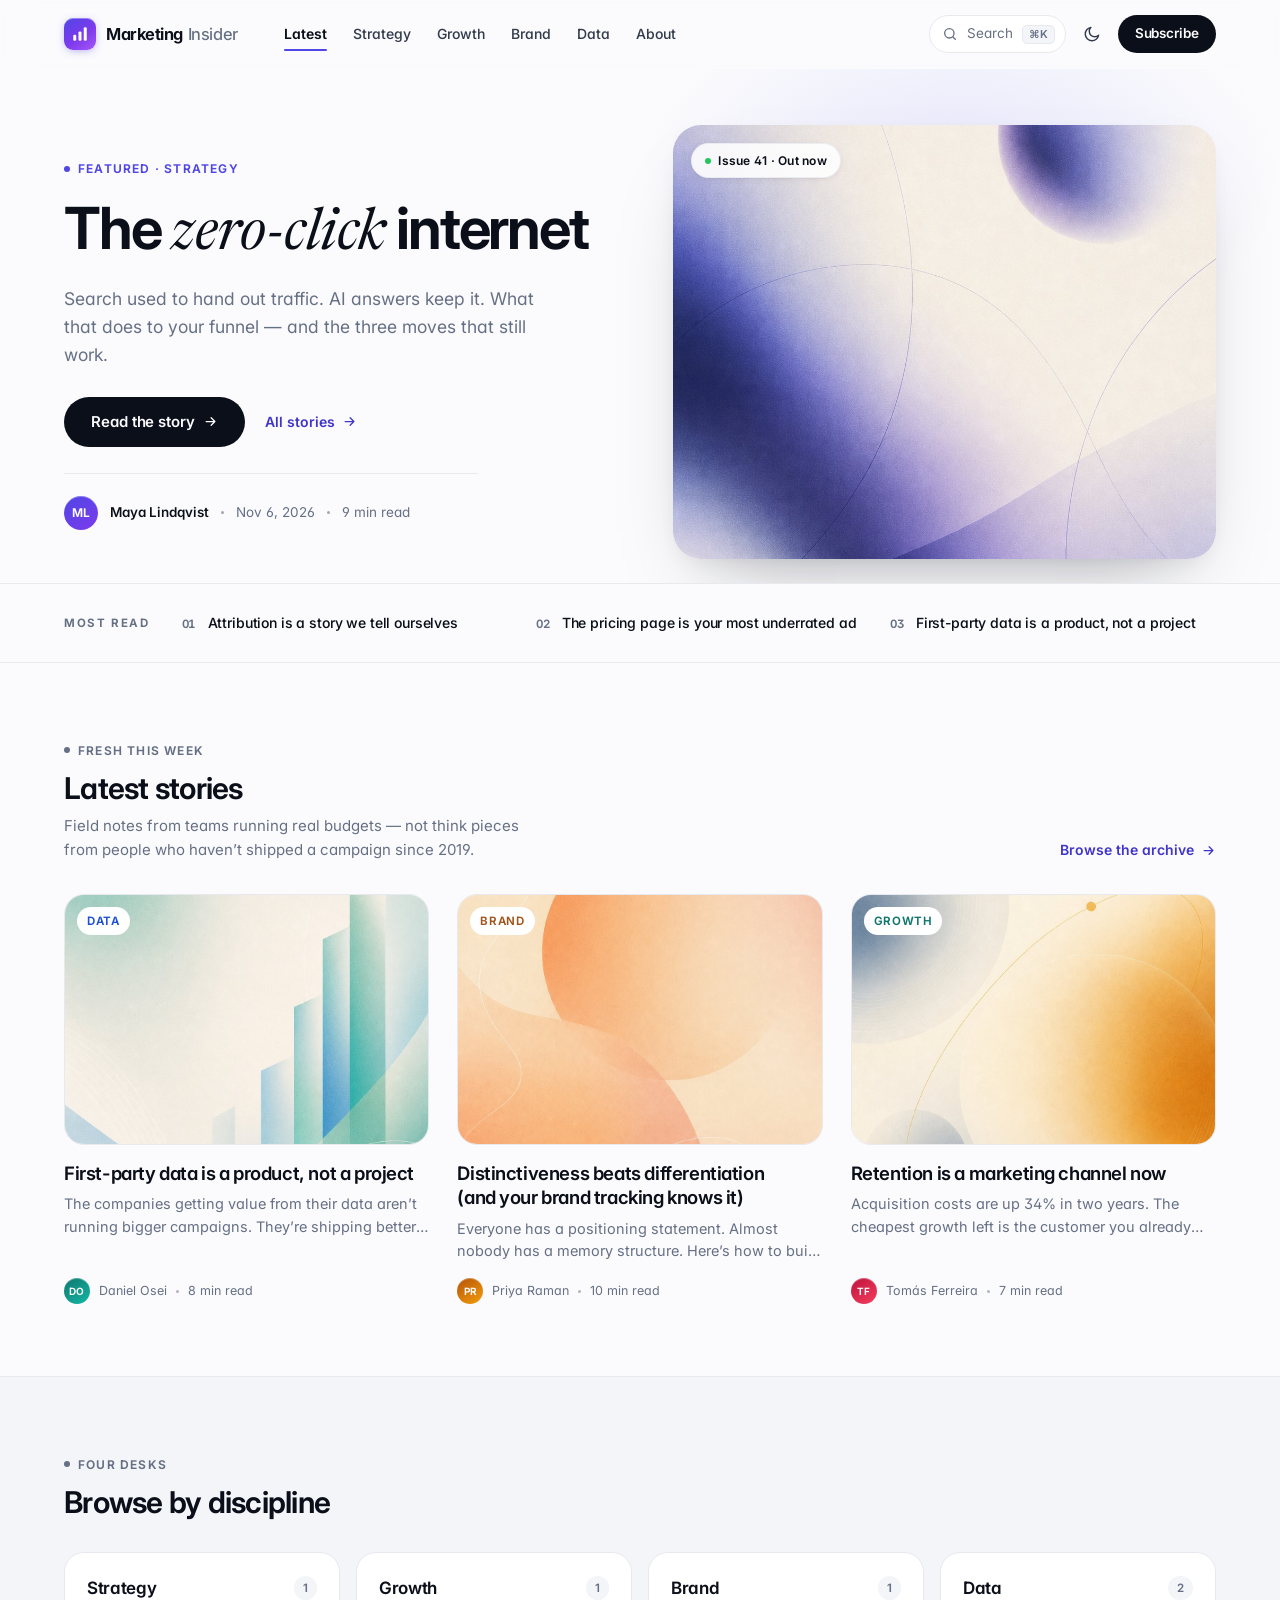
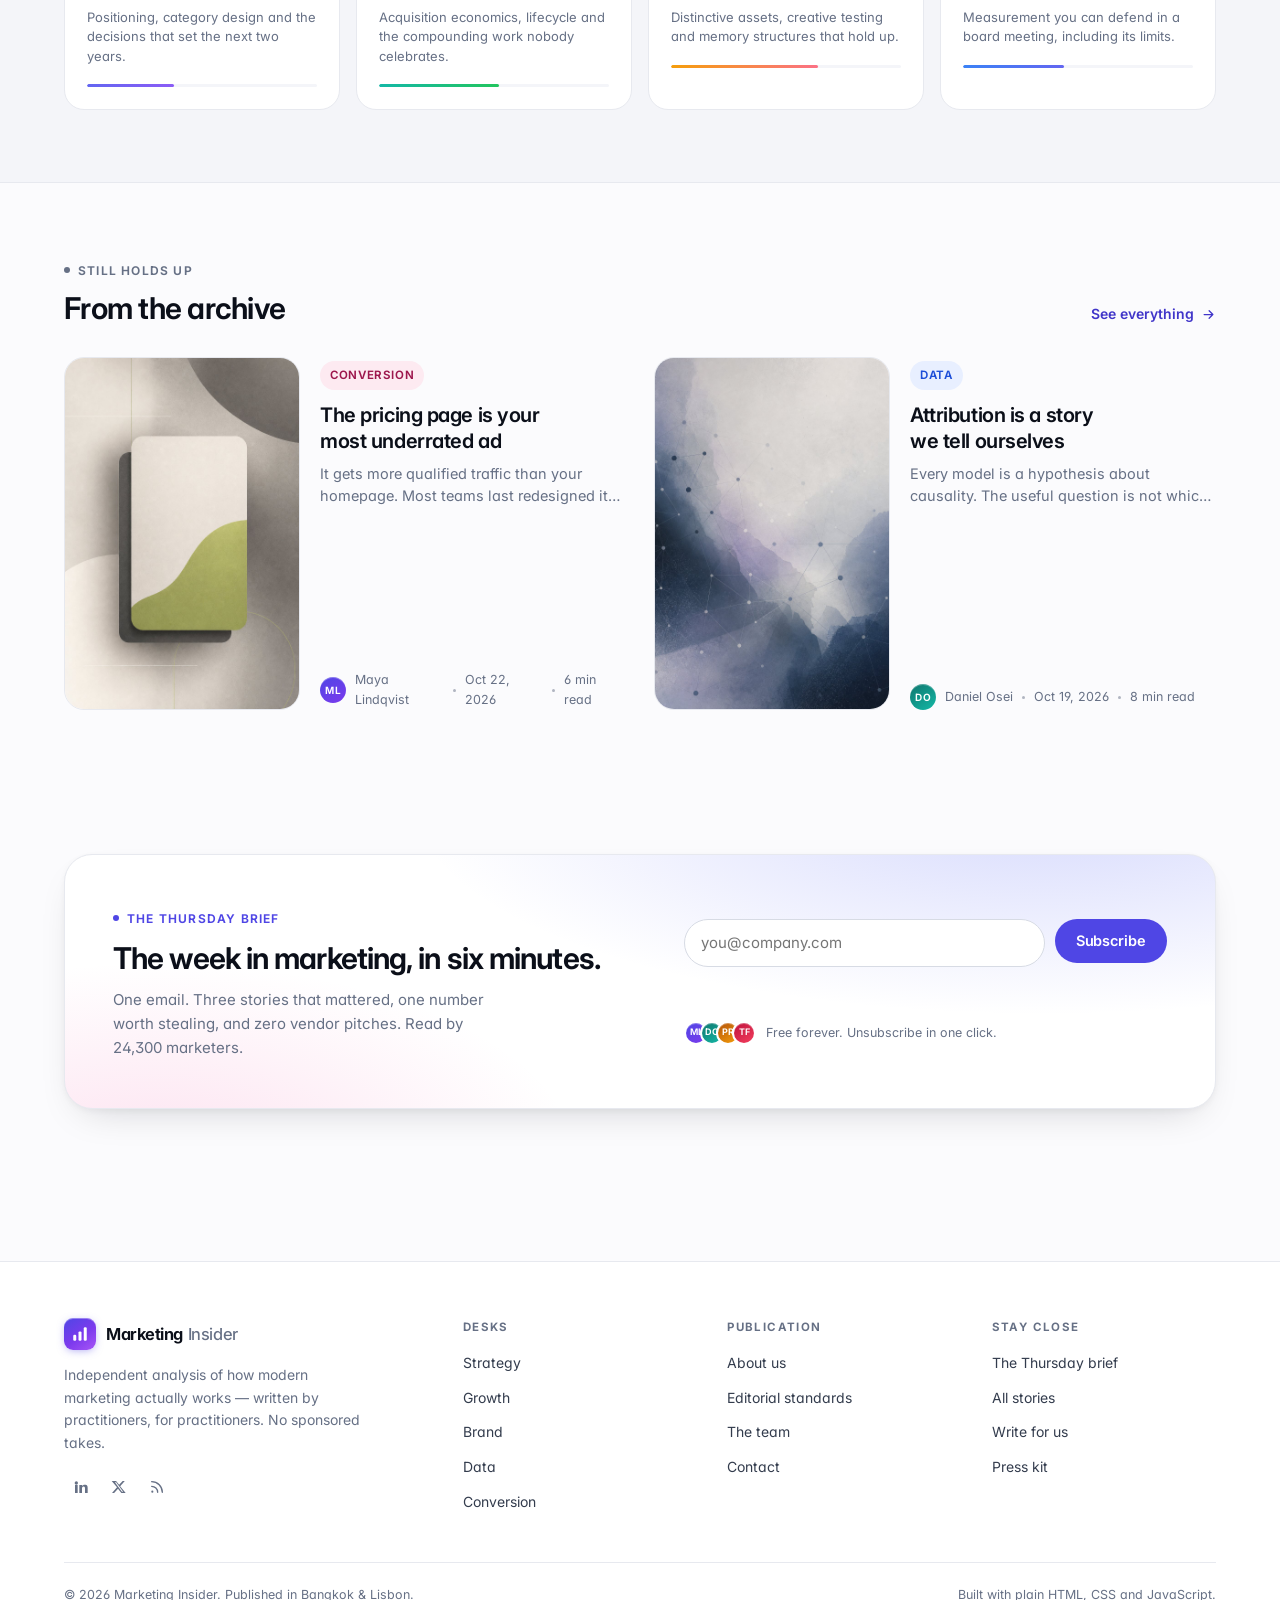
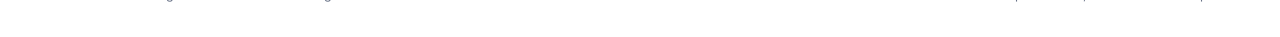
<file: index.html>
<!doctype html>
<html lang="en" data-theme="light">
<head>
<meta charset="utf-8">
<meta name="viewport" content="width=device-width, initial-scale=1">
<title>Marketing Insider — how modern marketing actually works</title>
<meta name="description" content="Independent analysis of marketing strategy, growth, brand and measurement. Written by practitioners, for practitioners.">
<meta name="theme-color" content="#fbfbfd">
<meta name="author" content="Marketing Insider">
<meta property="og:type" content="website">
<meta property="og:title" content="Marketing Insider — how modern marketing actually works">
<meta property="og:description" content="Independent analysis of marketing strategy, growth, brand and measurement. Written by practitioners, for practitioners.">
<meta property="og:image" content="assets/img/cover-ai.jpg">
<meta name="twitter:card" content="summary_large_image">
<link rel="icon" href="assets/img/favicon.svg" type="image/svg+xml">
<link rel="preconnect" href="https://fonts.googleapis.com">
<link rel="preconnect" href="https://fonts.gstatic.com" crossorigin>
<link href="https://fonts.googleapis.com/css2?family=Inter:wght@400..700&amp;family=Newsreader:ital,opsz,wght@1,6..72,400&amp;display=swap" rel="stylesheet">
<link rel="stylesheet" href="assets/css/site.css">
<script>
  (function () {
    try {
      var t = localStorage.getItem('mi-theme');
      if (t === 'dark' || t === 'light') document.documentElement.setAttribute('data-theme', t);
    } catch (e) {}
  })();
</script>
</head>
<body data-root="" data-page="site">

<a class="skip-link" href="#main">Skip to content</a>
<header class="site-header" data-header>
  <div class="wrap header-inner">
    <a class="brand" href="index.html" aria-label="Marketing Insider — home">
      <span class="brand__mark" aria-hidden="true"><svg viewBox="0 0 24 24" fill="currentColor"><rect x="3" y="13" width="4" height="8" rx="1.6"/><rect x="10" y="8.5" width="4" height="12.5" rx="1.6"/><rect x="17" y="3" width="4" height="18" rx="1.6"/></svg></span>
      <span class="brand__name">Marketing <span>Insider</span></span>
    </a>
    <nav class="nav" aria-label="Primary">
      <a href="articles.html" aria-current="page">Latest</a><a href="articles.html?category=strategy">Strategy</a><a href="articles.html?category=growth">Growth</a><a href="articles.html?category=brand">Brand</a><a href="articles.html?category=data">Data</a><a href="about.html">About</a>
    </nav>
    <div class="header-actions">
      <button class="search-trigger" type="button" data-search-open aria-label="Search articles">
        <svg viewBox="0 0 24 24" fill="none" stroke="currentColor" stroke-width="2" stroke-linecap="round" aria-hidden="true"><circle cx="11" cy="11" r="7"/><path d="m20 20-3.6-3.6"/></svg><span>Search</span><kbd>⌘K</kbd>
      </button>
      <button class="icon-btn" type="button" data-theme-toggle aria-label="Switch to dark theme" title="Switch to dark theme" aria-pressed="false">
        <svg class="icon-moon" viewBox="0 0 24 24" fill="none" stroke="currentColor" stroke-width="1.8" stroke-linecap="round" stroke-linejoin="round" aria-hidden="true"><path d="M21 12.8A8.5 8.5 0 1 1 11.2 3a6.5 6.5 0 0 0 9.8 9.8Z"/></svg><svg class="icon-sun" viewBox="0 0 24 24" fill="none" stroke="currentColor" stroke-width="1.8" stroke-linecap="round" aria-hidden="true"><circle cx="12" cy="12" r="4"/><path d="M12 2v2M12 20v2M4.9 4.9l1.4 1.4M17.7 17.7l1.4 1.4M2 12h2M20 12h2M4.9 19.1l1.4-1.4M17.7 6.3l1.4-1.4"/></svg>
      </button>
      <a class="btn btn--sm" href="#newsletter">Subscribe</a>
      <button class="icon-btn menu-toggle" type="button" data-menu-toggle aria-expanded="false" aria-controls="mobileNav" aria-label="Open menu">
        <svg viewBox="0 0 24 24" fill="none" stroke="currentColor" stroke-width="2" stroke-linecap="round" aria-hidden="true"><path d="M4 7h16M4 12h16M4 17h16"/></svg>
      </button>
    </div>
  </div>
  <div class="mobile-nav" id="mobileNav" data-mobile-nav data-open="false">
    <ul><li><a href="articles.html" aria-current="page">Latest</a></li><li><a href="articles.html?category=strategy">Strategy</a></li><li><a href="articles.html?category=growth">Growth</a></li><li><a href="articles.html?category=brand">Brand</a></li><li><a href="articles.html?category=data">Data</a></li><li><a href="about.html">About</a></li></ul>
    <a class="btn" href="#newsletter">Subscribe to the brief</a>
  </div>
</header>

<main id="main">
  <section class="hero">
    <div class="wrap hero-grid">
      <div class="hero-copy">
        <span class="eyebrow eyebrow--accent"><span class="dot"></span>Featured · Strategy</span>
        <h1>The <em>zero-click</em> internet</h1>
        <p class="dek">Search used to hand out traffic. AI answers keep it. What that does to your funnel — and the three moves that still work.</p>
        <div class="hero-actions">
          <a class="btn btn--lg" href="articles/ai-search-zero-click.html">Read the story <svg width="15" height="15" viewBox="0 0 24 24" fill="none" stroke="currentColor" stroke-width="2" stroke-linecap="round" stroke-linejoin="round" aria-hidden="true"><path d="M5 12h14M13 6l6 6-6 6"/></svg></a>
          <a class="link-arrow" href="articles.html">All stories <svg width="15" height="15" viewBox="0 0 24 24" fill="none" stroke="currentColor" stroke-width="2" stroke-linecap="round" stroke-linejoin="round" aria-hidden="true"><path d="M5 12h14M13 6l6 6-6 6"/></svg></a>
        </div>
        <div class="byline">
          <span class="avatar avatar--a">ML</span>
          <span><strong>Maya Lindqvist</strong></span>
          <span class="sep"></span>
          <span>Nov 6, 2026</span>
          <span class="sep"></span>
          <span>9 min read</span>
        </div>
      </div>
      <div class="hero-media reveal">
        <a href="articles/ai-search-zero-click.html" aria-label="Read: The zero-click internet: how AI answers rewrote the top of the funnel">
          <img src="assets/img/cover-ai.jpg" alt="Soft indigo and violet abstract artwork with a floating sphere" width="1024" height="1536" fetchpriority="high">
        </a>
        <span class="hero-media__badge"><span class="dot"></span>Issue 41 · Out now</span>
      </div>
    </div>
  </section>

  <section class="most-read" aria-label="Most read this week">
    <div class="wrap most-read__inner">
      <span class="most-read__label">Most read</span>
      <div class="most-read__list">
        <a class="most-read__item" href="articles/attribution-story.html"><b>01</b>Attribution is a story we tell ourselves</a>
        <a class="most-read__item" href="articles/pricing-page.html"><b>02</b>The pricing page is your most underrated ad</a>
        <a class="most-read__item" href="articles/first-party-data.html"><b>03</b>First-party data is a product, not a project</a>
      </div>
    </div>
  </section>

  <section class="section" aria-labelledby="latest-title">
    <div class="wrap">
      <div class="section-head">
        <div>
          <span class="eyebrow"><span class="dot"></span>Fresh this week</span>
          <h2 id="latest-title">Latest stories</h2>
          <p>Field notes from teams running real budgets — not think pieces from people who haven’t shipped a campaign since 2019.</p>
        </div>
        <a class="link-arrow" href="articles.html">Browse the archive <svg width="15" height="15" viewBox="0 0 24 24" fill="none" stroke="currentColor" stroke-width="2" stroke-linecap="round" stroke-linejoin="round" aria-hidden="true"><path d="M5 12h14M13 6l6 6-6 6"/></svg></a>
      </div>
      <div class="grid grid--3">
        
<article class="card  reveal">
  <a class="card__media" href="articles/first-party-data.html" tabindex="-1" aria-hidden="true">
    <img src="assets/img/cover-growth.jpg" alt="" width="1024" height="1536" loading="lazy">
    <span class="tag tag--data">Data</span>
  </a>
  <div class="card__body">
    <h3 class="card__title"><a href="articles/first-party-data.html">First-party data is a product, not a project</a></h3>
    <p class="card__dek">The companies getting value from their data aren’t running bigger campaigns. They’re shipping better data.</p>
    <div class="card__meta">
      <span class="avatar avatar--b">DO</span>
      <span>Daniel Osei</span>
      <span class="sep"></span>
      <span>8 min read</span>
    </div>
  </div>
</article>
<article class="card  reveal">
  <a class="card__media" href="articles/brand-distinctiveness.html" tabindex="-1" aria-hidden="true">
    <img src="assets/img/cover-brand.jpg" alt="" width="1024" height="1536" loading="lazy">
    <span class="tag tag--brand">Brand</span>
  </a>
  <div class="card__body">
    <h3 class="card__title"><a href="articles/brand-distinctiveness.html">Distinctiveness beats differentiation (and your brand tracking knows it)</a></h3>
    <p class="card__dek">Everyone has a positioning statement. Almost nobody has a memory structure. Here’s how to build the second one.</p>
    <div class="card__meta">
      <span class="avatar avatar--c">PR</span>
      <span>Priya Raman</span>
      <span class="sep"></span>
      <span>10 min read</span>
    </div>
  </div>
</article>
<article class="card  reveal">
  <a class="card__media" href="articles/retention-channel.html" tabindex="-1" aria-hidden="true">
    <img src="assets/img/cover-lifecycle.jpg" alt="" width="1024" height="1536" loading="lazy">
    <span class="tag tag--growth">Growth</span>
  </a>
  <div class="card__body">
    <h3 class="card__title"><a href="articles/retention-channel.html">Retention is a marketing channel now</a></h3>
    <p class="card__dek">Acquisition costs are up 34% in two years. The cheapest growth left is the customer you already paid for.</p>
    <div class="card__meta">
      <span class="avatar avatar--d">TF</span>
      <span>Tomás Ferreira</span>
      <span class="sep"></span>
      <span>7 min read</span>
    </div>
  </div>
</article>
      </div>
    </div>
  </section>

  <section class="section section--soft" aria-labelledby="desks-title">
    <div class="wrap">
      <div class="section-head">
        <div>
          <span class="eyebrow"><span class="dot"></span>Four desks</span>
          <h2 id="desks-title">Browse by discipline</h2>
        </div>
      </div>
      <div class="cat-grid">
        <a class="cat-card reveal" href="articles.html?category=strategy">
          <div class="cat-card__top"><h3>Strategy</h3><span class="cat-card__count">1</span></div>
          <p>Positioning, category design and the decisions that set the next two years.</p>
          <div class="cat-card__bar"><span style="width:38%;background:linear-gradient(90deg,#6366f1,#8b5cf6)"></span></div>
        </a>
        <a class="cat-card reveal" href="articles.html?category=growth">
          <div class="cat-card__top"><h3>Growth</h3><span class="cat-card__count">1</span></div>
          <p>Acquisition economics, lifecycle and the compounding work nobody celebrates.</p>
          <div class="cat-card__bar"><span style="width:52%;background:linear-gradient(90deg,#14b8a6,#22c55e)"></span></div>
        </a>
        <a class="cat-card reveal" href="articles.html?category=brand">
          <div class="cat-card__top"><h3>Brand</h3><span class="cat-card__count">1</span></div>
          <p>Distinctive assets, creative testing and memory structures that hold up.</p>
          <div class="cat-card__bar"><span style="width:64%;background:linear-gradient(90deg,#f59e0b,#fb7185)"></span></div>
        </a>
        <a class="cat-card reveal" href="articles.html?category=data">
          <div class="cat-card__top"><h3>Data</h3><span class="cat-card__count">2</span></div>
          <p>Measurement you can defend in a board meeting, including its limits.</p>
          <div class="cat-card__bar"><span style="width:44%;background:linear-gradient(90deg,#3b82f6,#6366f1)"></span></div>
        </a>
      </div>
    </div>
  </section>

  <section class="section" aria-labelledby="archive-title">
    <div class="wrap">
      <div class="section-head">
        <div>
          <span class="eyebrow"><span class="dot"></span>Still holds up</span>
          <h2 id="archive-title">From the archive</h2>
        </div>
        <a class="link-arrow" href="articles.html">See everything <svg width="15" height="15" viewBox="0 0 24 24" fill="none" stroke="currentColor" stroke-width="2" stroke-linecap="round" stroke-linejoin="round" aria-hidden="true"><path d="M5 12h14M13 6l6 6-6 6"/></svg></a>
      </div>
      <div class="grid grid--2">
        
<article class="card card--wide reveal">
  <a class="card__media" href="articles/pricing-page.html" tabindex="-1" aria-hidden="true">
    <img src="assets/img/cover-pricing.jpg" alt="" width="1024" height="1536" loading="lazy">
  </a>
  <div class="card__body">
    <div><span class="tag tag--conversion">Conversion</span></div>
    <h3 class="card__title" style="margin-top:12px"><a href="articles/pricing-page.html">The pricing page is your most underrated ad</a></h3>
    <p class="card__dek">It gets more qualified traffic than your homepage. Most teams last redesigned it three years ago.</p>
    <div class="card__meta">
      <span class="avatar avatar--a">ML</span>
      <span>Maya Lindqvist</span>
      <span class="sep"></span>
      <span>Oct 22, 2026</span>
      <span class="sep"></span>
      <span>6 min read</span>
    </div>
  </div>
</article>
<article class="card card--wide reveal">
  <a class="card__media" href="articles/attribution-story.html" tabindex="-1" aria-hidden="true">
    <img src="assets/img/cover-attribution.jpg" alt="" width="1024" height="1536" loading="lazy">
  </a>
  <div class="card__body">
    <div><span class="tag tag--data">Data</span></div>
    <h3 class="card__title" style="margin-top:12px"><a href="articles/attribution-story.html">Attribution is a story we tell ourselves</a></h3>
    <p class="card__dek">Every model is a hypothesis about causality. The useful question is not which one is right — it’s which one is honest.</p>
    <div class="card__meta">
      <span class="avatar avatar--b">DO</span>
      <span>Daniel Osei</span>
      <span class="sep"></span>
      <span>Oct 19, 2026</span>
      <span class="sep"></span>
      <span>8 min read</span>
    </div>
  </div>
</article>
      </div>
    </div>
  </section>
</main>

<section class="section" id="newsletter" aria-labelledby="newsletter-title">
  <div class="wrap">
    <div class="newsletter reveal">
      <div>
        <span class="eyebrow eyebrow--accent"><span class="dot"></span>The Thursday brief</span>
        <h2 id="newsletter-title">The week in marketing, in six minutes.</h2>
        <p>One email. Three stories that mattered, one number worth stealing, and zero vendor pitches. Read by 24,300 marketers.</p>
      </div>
      <form class="newsletter__form" data-newsletter novalidate>
        <div class="field-row">
          <input class="input" id="email-nl-index" type="email" name="email" placeholder="you@company.com"
                 aria-label="Email address" autocomplete="email" required>
          <button class="btn btn--accent" type="submit">Subscribe</button>
        </div>
        <p class="form-msg" data-form-msg aria-live="polite"></p>
        <div class="newsletter__proof">
          <span class="avatar-stack" aria-hidden="true">
            <span class="avatar avatar--a">ML</span><span class="avatar avatar--b">DO</span>
            <span class="avatar avatar--c">PR</span><span class="avatar avatar--d">TF</span>
          </span>
          <span>Free forever. Unsubscribe in one click.</span>
        </div>
      </form>
    </div>
  </div>
</section>

<footer class="site-footer">
  <div class="wrap">
    <div class="footer-grid">
      <div class="footer-brand">
        <a class="brand" href="index.html"><span class="brand__mark" aria-hidden="true"><svg viewBox="0 0 24 24" fill="currentColor"><rect x="3" y="13" width="4" height="8" rx="1.6"/><rect x="10" y="8.5" width="4" height="12.5" rx="1.6"/><rect x="17" y="3" width="4" height="18" rx="1.6"/></svg></span><span class="brand__name">Marketing <span>Insider</span></span></a>
        <p>Independent analysis of how modern marketing actually works — written by practitioners, for practitioners. No sponsored takes.</p>
        <div class="socials" style="margin-top:16px">
          <a href="#" aria-label="Marketing Insider on LinkedIn"><svg viewBox="0 0 24 24" fill="currentColor" aria-hidden="true"><path d="M4.98 3.5a2.5 2.5 0 1 1 0 5 2.5 2.5 0 0 1 0-5ZM3 9h4v12H3V9Zm7 0h3.8v1.7h.05c.53-1 1.83-2.05 3.77-2.05C21.6 8.65 22 10.9 22 13.9V21h-4v-6.3c0-1.5-.03-3.4-2.1-3.4-2.1 0-2.42 1.6-2.42 3.3V21h-4V9Z"/></svg></a>
          <a href="#" aria-label="Marketing Insider on X"><svg viewBox="0 0 24 24" fill="currentColor" aria-hidden="true"><path d="M17.5 3h3.2l-7 8 8.3 10h-6.5l-5-6.2L4.7 21H1.5l7.5-8.6L1 3h6.6l4.6 5.7L17.5 3Zm-1.1 16h1.8L7.7 4.8H5.8L16.4 19Z"/></svg></a>
          <a href="#" aria-label="Marketing Insider RSS feed"><svg viewBox="0 0 24 24" fill="none" stroke="currentColor" stroke-width="2" stroke-linecap="round" aria-hidden="true"><path d="M4 11a9 9 0 0 1 9 9M4 4a16 16 0 0 1 16 16"/><circle cx="5" cy="19" r="1.6" fill="currentColor" stroke="none"/></svg></a>
        </div>
      </div>
      <div class="footer-col">
        <h4>Desks</h4>
        <ul>
          <li><a href="articles.html?category=strategy">Strategy</a></li>
          <li><a href="articles.html?category=growth">Growth</a></li>
          <li><a href="articles.html?category=brand">Brand</a></li>
          <li><a href="articles.html?category=data">Data</a></li>
          <li><a href="articles.html?category=conversion">Conversion</a></li>
        </ul>
      </div>
      <div class="footer-col">
        <h4>Publication</h4>
        <ul>
          <li><a href="about.html">About us</a></li>
          <li><a href="about.html#standards">Editorial standards</a></li>
          <li><a href="about.html#team">The team</a></li>
          <li><a href="about.html#contact">Contact</a></li>
        </ul>
      </div>
      <div class="footer-col">
        <h4>Stay close</h4>
        <ul>
          <li><a href="index.html#newsletter">The Thursday brief</a></li>
          <li><a href="articles.html">All stories</a></li>
          <li><a href="#">Write for us</a></li>
          <li><a href="#">Press kit</a></li>
        </ul>
      </div>
    </div>
    <div class="footer-bottom">
      <span>© 2026 Marketing Insider. Published in Bangkok &amp; Lisbon.</span>
      <span>Built with plain HTML, CSS and JavaScript.</span>
    </div>
  </div>
</footer>

<script src="assets/js/site.js" defer></script>
</body>
</html>
</file>
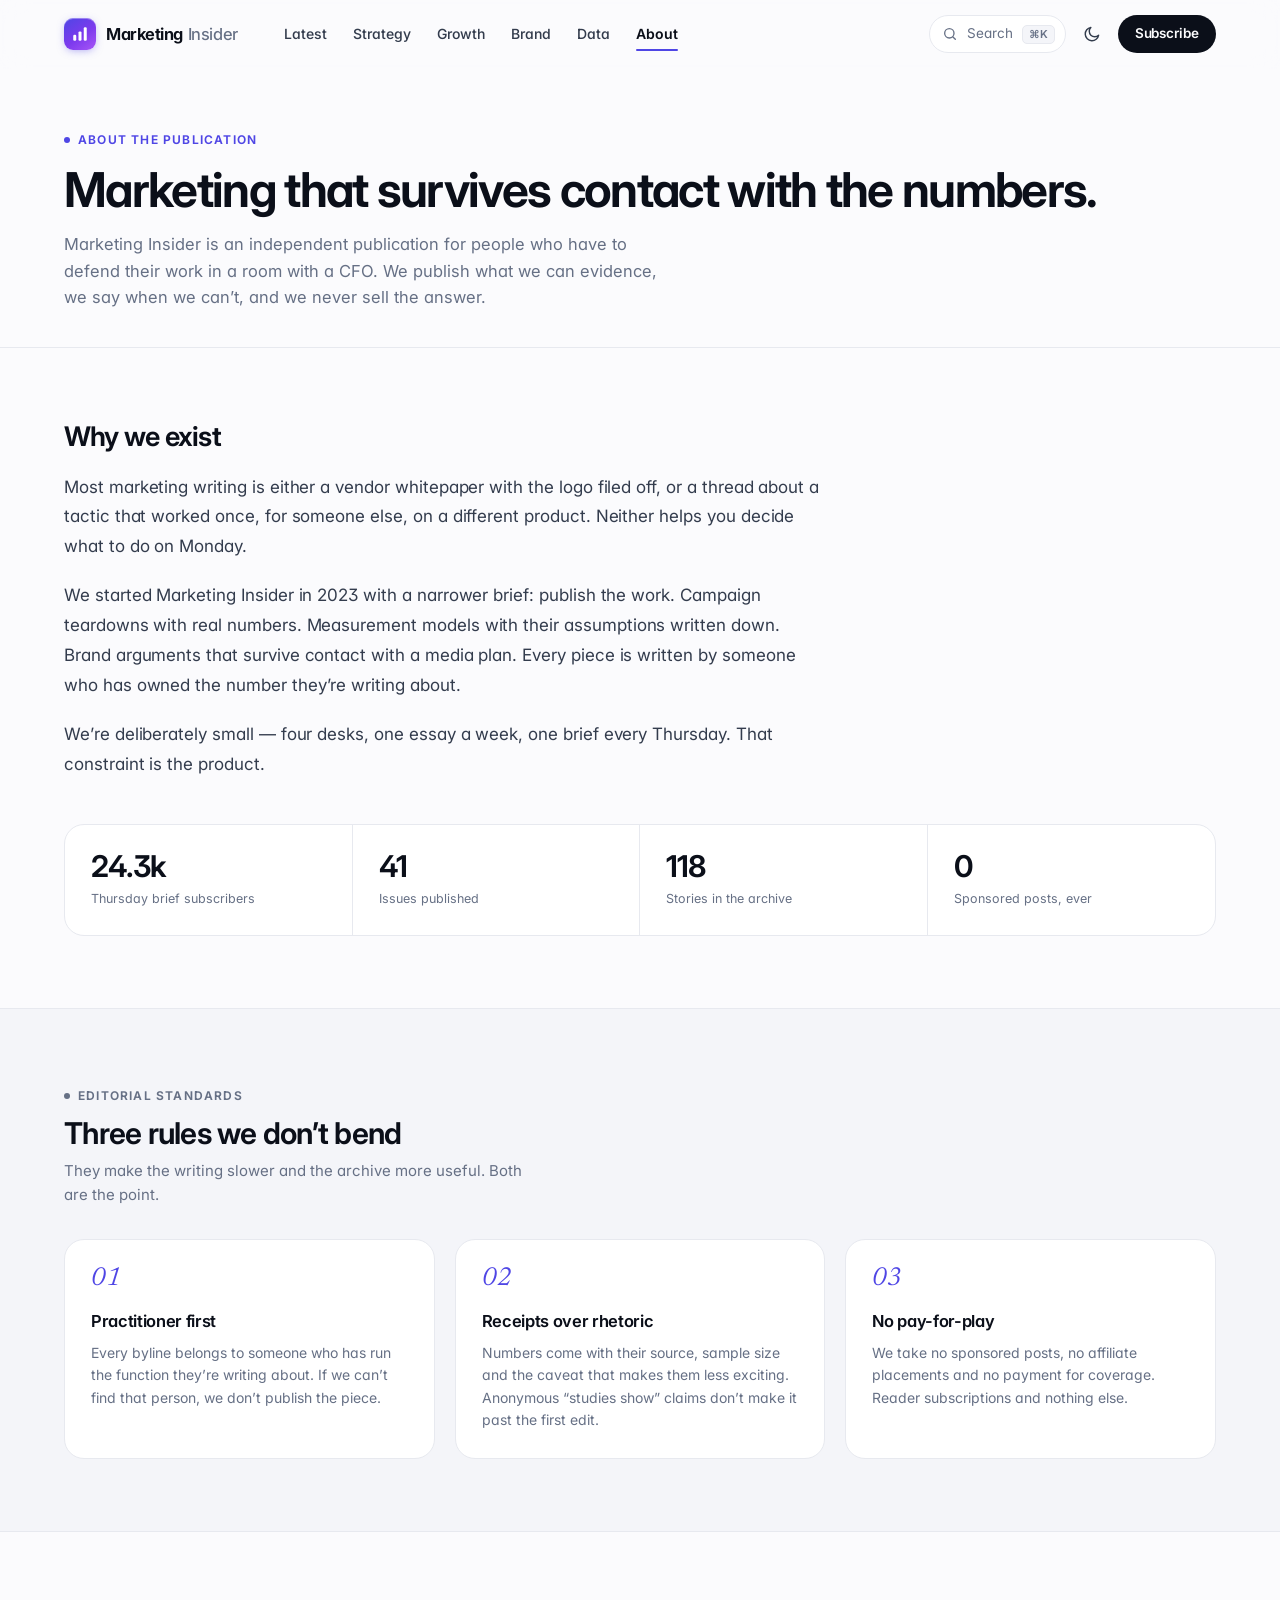
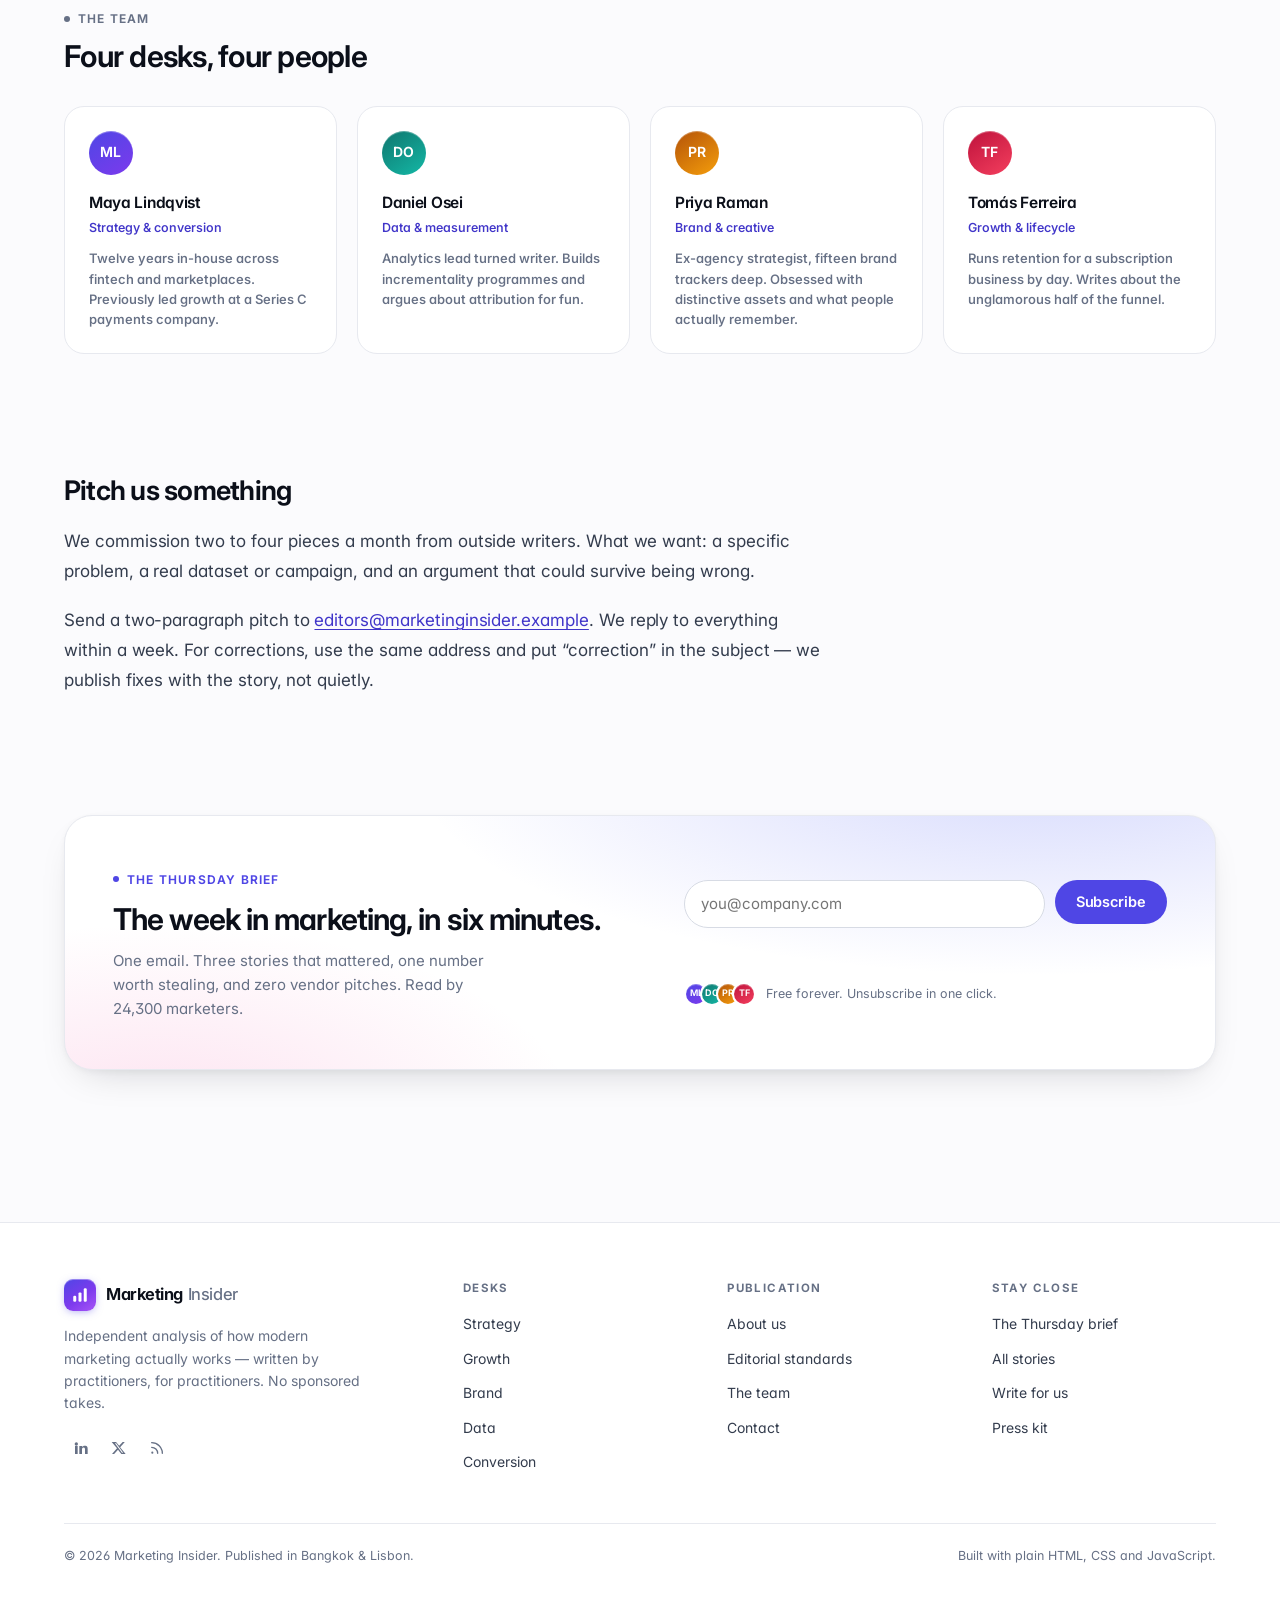
<file: about.html>
<!doctype html>
<html lang="en" data-theme="light">
<head>
<meta charset="utf-8">
<meta name="viewport" content="width=device-width, initial-scale=1">
<title>About — Marketing Insider</title>
<meta name="description" content="Marketing Insider is an independent publication about how modern marketing actually works. Meet the desks, read our editorial standards.">
<meta name="theme-color" content="#fbfbfd">
<meta name="author" content="Marketing Insider">
<link rel="icon" href="assets/img/favicon.svg" type="image/svg+xml">
<link rel="preconnect" href="https://fonts.googleapis.com">
<link rel="preconnect" href="https://fonts.gstatic.com" crossorigin>
<link href="https://fonts.googleapis.com/css2?family=Inter:wght@400..700&amp;family=Newsreader:ital,opsz,wght@1,6..72,400&amp;display=swap" rel="stylesheet">
<link rel="stylesheet" href="assets/css/site.css">
<script>
  (function () {
    try {
      var t = localStorage.getItem('mi-theme');
      if (t === 'dark' || t === 'light') document.documentElement.setAttribute('data-theme', t);
    } catch (e) {}
  })();
</script>
</head>
<body data-root="" data-page="site">

<a class="skip-link" href="#main">Skip to content</a>
<header class="site-header" data-header>
  <div class="wrap header-inner">
    <a class="brand" href="index.html" aria-label="Marketing Insider — home">
      <span class="brand__mark" aria-hidden="true"><svg viewBox="0 0 24 24" fill="currentColor"><rect x="3" y="13" width="4" height="8" rx="1.6"/><rect x="10" y="8.5" width="4" height="12.5" rx="1.6"/><rect x="17" y="3" width="4" height="18" rx="1.6"/></svg></span>
      <span class="brand__name">Marketing <span>Insider</span></span>
    </a>
    <nav class="nav" aria-label="Primary">
      <a href="articles.html">Latest</a><a href="articles.html?category=strategy">Strategy</a><a href="articles.html?category=growth">Growth</a><a href="articles.html?category=brand">Brand</a><a href="articles.html?category=data">Data</a><a href="about.html" aria-current="page">About</a>
    </nav>
    <div class="header-actions">
      <button class="search-trigger" type="button" data-search-open aria-label="Search articles">
        <svg viewBox="0 0 24 24" fill="none" stroke="currentColor" stroke-width="2" stroke-linecap="round" aria-hidden="true"><circle cx="11" cy="11" r="7"/><path d="m20 20-3.6-3.6"/></svg><span>Search</span><kbd>⌘K</kbd>
      </button>
      <button class="icon-btn" type="button" data-theme-toggle aria-label="Switch to dark theme" title="Switch to dark theme" aria-pressed="false">
        <svg class="icon-moon" viewBox="0 0 24 24" fill="none" stroke="currentColor" stroke-width="1.8" stroke-linecap="round" stroke-linejoin="round" aria-hidden="true"><path d="M21 12.8A8.5 8.5 0 1 1 11.2 3a6.5 6.5 0 0 0 9.8 9.8Z"/></svg><svg class="icon-sun" viewBox="0 0 24 24" fill="none" stroke="currentColor" stroke-width="1.8" stroke-linecap="round" aria-hidden="true"><circle cx="12" cy="12" r="4"/><path d="M12 2v2M12 20v2M4.9 4.9l1.4 1.4M17.7 17.7l1.4 1.4M2 12h2M20 12h2M4.9 19.1l1.4-1.4M17.7 6.3l1.4-1.4"/></svg>
      </button>
      <a class="btn btn--sm" href="#newsletter">Subscribe</a>
      <button class="icon-btn menu-toggle" type="button" data-menu-toggle aria-expanded="false" aria-controls="mobileNav" aria-label="Open menu">
        <svg viewBox="0 0 24 24" fill="none" stroke="currentColor" stroke-width="2" stroke-linecap="round" aria-hidden="true"><path d="M4 7h16M4 12h16M4 17h16"/></svg>
      </button>
    </div>
  </div>
  <div class="mobile-nav" id="mobileNav" data-mobile-nav data-open="false">
    <ul><li><a href="articles.html">Latest</a></li><li><a href="articles.html?category=strategy">Strategy</a></li><li><a href="articles.html?category=growth">Growth</a></li><li><a href="articles.html?category=brand">Brand</a></li><li><a href="articles.html?category=data">Data</a></li><li><a href="about.html" aria-current="page">About</a></li></ul>
    <a class="btn" href="#newsletter">Subscribe to the brief</a>
  </div>
</header>

<main id="main">
  <header class="page-head">
    <div class="wrap">
      <span class="eyebrow eyebrow--accent"><span class="dot"></span>About the publication</span>
      <h1>Marketing that survives contact with the numbers.</h1>
      <p>Marketing Insider is an independent publication for people who have to defend their work in a room with a CFO. We publish what we can evidence, we say when we can’t, and we never sell the answer.</p>
    </div>
  </header>

  <section class="section" aria-labelledby="mission-title">
    <div class="wrap">
      <div class="prose prose-wide" style="font-size:17px">
        <h2 id="mission-title" style="margin-top:0">Why we exist</h2>
        <p>Most marketing writing is either a vendor whitepaper with the logo filed off, or a thread about a tactic that worked once, for someone else, on a different product. Neither helps you decide what to do on Monday.</p>
        <p>We started Marketing Insider in 2023 with a narrower brief: publish the work. Campaign teardowns with real numbers. Measurement models with their assumptions written down. Brand arguments that survive contact with a media plan. Every piece is written by someone who has owned the number they’re writing about.</p>
        <p>We’re deliberately small — four desks, one essay a week, one brief every Thursday. That constraint is the product.</p>
      </div>

      <div class="stats-band reveal" style="margin-top:44px">
        <div><b>24.3k</b><span>Thursday brief subscribers</span></div>
        <div><b>41</b><span>Issues published</span></div>
        <div><b>118</b><span>Stories in the archive</span></div>
        <div><b>0</b><span>Sponsored posts, ever</span></div>
      </div>
    </div>
  </section>

  <section class="section section--soft" id="standards" aria-labelledby="standards-title">
    <div class="wrap">
      <div class="section-head">
        <div>
          <span class="eyebrow"><span class="dot"></span>Editorial standards</span>
          <h2 id="standards-title">Three rules we don’t bend</h2>
          <p>They make the writing slower and the archive more useful. Both are the point.</p>
        </div>
      </div>
      <div class="values">
        <div class="value-card reveal">
          <div class="num">01</div>
          <h3>Practitioner first</h3>
          <p>Every byline belongs to someone who has run the function they’re writing about. If we can’t find that person, we don’t publish the piece.</p>
        </div>
        <div class="value-card reveal">
          <div class="num">02</div>
          <h3>Receipts over rhetoric</h3>
          <p>Numbers come with their source, sample size and the caveat that makes them less exciting. Anonymous “studies show” claims don’t make it past the first edit.</p>
        </div>
        <div class="value-card reveal">
          <div class="num">03</div>
          <h3>No pay-for-play</h3>
          <p>We take no sponsored posts, no affiliate placements and no payment for coverage. Reader subscriptions and nothing else.</p>
        </div>
      </div>
    </div>
  </section>

  <section class="section" id="team" aria-labelledby="team-title">
    <div class="wrap">
      <div class="section-head">
        <div>
          <span class="eyebrow"><span class="dot"></span>The team</span>
          <h2 id="team-title">Four desks, four people</h2>
        </div>
      </div>
      <div class="team-grid">
        <div class="team-card reveal">
          <span class="avatar avatar--a">ML</span>
          <h3>Maya Lindqvist</h3>
          <p>Strategy &amp; conversion</p>
          <p class="bio">Twelve years in-house across fintech and marketplaces. Previously led growth at a Series C payments company.</p>
        </div>
        <div class="team-card reveal">
          <span class="avatar avatar--b">DO</span>
          <h3>Daniel Osei</h3>
          <p>Data &amp; measurement</p>
          <p class="bio">Analytics lead turned writer. Builds incrementality programmes and argues about attribution for fun.</p>
        </div>
        <div class="team-card reveal">
          <span class="avatar avatar--c">PR</span>
          <h3>Priya Raman</h3>
          <p>Brand &amp; creative</p>
          <p class="bio">Ex-agency strategist, fifteen brand trackers deep. Obsessed with distinctive assets and what people actually remember.</p>
        </div>
        <div class="team-card reveal">
          <span class="avatar avatar--d">TF</span>
          <h3>Tomás Ferreira</h3>
          <p>Growth &amp; lifecycle</p>
          <p class="bio">Runs retention for a subscription business by day. Writes about the unglamorous half of the funnel.</p>
        </div>
      </div>
    </div>
  </section>

  <section class="section section--tight" id="contact" aria-labelledby="contact-title">
    <div class="wrap">
      <div class="prose prose-wide" style="font-size:17px">
        <h2 id="contact-title" style="margin-top:0">Pitch us something</h2>
        <p>We commission two to four pieces a month from outside writers. What we want: a specific problem, a real dataset or campaign, and an argument that could survive being wrong.</p>
        <p>Send a two-paragraph pitch to <a href="mailto:editors@marketinginsider.example">editors@marketinginsider.example</a>. We reply to everything within a week. For corrections, use the same address and put “correction” in the subject — we publish fixes with the story, not quietly.</p>
      </div>
    </div>
  </section>
</main>

<section class="section" id="newsletter" aria-labelledby="newsletter-title">
  <div class="wrap">
    <div class="newsletter reveal">
      <div>
        <span class="eyebrow eyebrow--accent"><span class="dot"></span>The Thursday brief</span>
        <h2 id="newsletter-title">The week in marketing, in six minutes.</h2>
        <p>One email. Three stories that mattered, one number worth stealing, and zero vendor pitches. Read by 24,300 marketers.</p>
      </div>
      <form class="newsletter__form" data-newsletter novalidate>
        <div class="field-row">
          <input class="input" id="email-nl-about" type="email" name="email" placeholder="you@company.com"
                 aria-label="Email address" autocomplete="email" required>
          <button class="btn btn--accent" type="submit">Subscribe</button>
        </div>
        <p class="form-msg" data-form-msg aria-live="polite"></p>
        <div class="newsletter__proof">
          <span class="avatar-stack" aria-hidden="true">
            <span class="avatar avatar--a">ML</span><span class="avatar avatar--b">DO</span>
            <span class="avatar avatar--c">PR</span><span class="avatar avatar--d">TF</span>
          </span>
          <span>Free forever. Unsubscribe in one click.</span>
        </div>
      </form>
    </div>
  </div>
</section>

<footer class="site-footer">
  <div class="wrap">
    <div class="footer-grid">
      <div class="footer-brand">
        <a class="brand" href="index.html"><span class="brand__mark" aria-hidden="true"><svg viewBox="0 0 24 24" fill="currentColor"><rect x="3" y="13" width="4" height="8" rx="1.6"/><rect x="10" y="8.5" width="4" height="12.5" rx="1.6"/><rect x="17" y="3" width="4" height="18" rx="1.6"/></svg></span><span class="brand__name">Marketing <span>Insider</span></span></a>
        <p>Independent analysis of how modern marketing actually works — written by practitioners, for practitioners. No sponsored takes.</p>
        <div class="socials" style="margin-top:16px">
          <a href="#" aria-label="Marketing Insider on LinkedIn"><svg viewBox="0 0 24 24" fill="currentColor" aria-hidden="true"><path d="M4.98 3.5a2.5 2.5 0 1 1 0 5 2.5 2.5 0 0 1 0-5ZM3 9h4v12H3V9Zm7 0h3.8v1.7h.05c.53-1 1.83-2.05 3.77-2.05C21.6 8.65 22 10.9 22 13.9V21h-4v-6.3c0-1.5-.03-3.4-2.1-3.4-2.1 0-2.42 1.6-2.42 3.3V21h-4V9Z"/></svg></a>
          <a href="#" aria-label="Marketing Insider on X"><svg viewBox="0 0 24 24" fill="currentColor" aria-hidden="true"><path d="M17.5 3h3.2l-7 8 8.3 10h-6.5l-5-6.2L4.7 21H1.5l7.5-8.6L1 3h6.6l4.6 5.7L17.5 3Zm-1.1 16h1.8L7.7 4.8H5.8L16.4 19Z"/></svg></a>
          <a href="#" aria-label="Marketing Insider RSS feed"><svg viewBox="0 0 24 24" fill="none" stroke="currentColor" stroke-width="2" stroke-linecap="round" aria-hidden="true"><path d="M4 11a9 9 0 0 1 9 9M4 4a16 16 0 0 1 16 16"/><circle cx="5" cy="19" r="1.6" fill="currentColor" stroke="none"/></svg></a>
        </div>
      </div>
      <div class="footer-col">
        <h4>Desks</h4>
        <ul>
          <li><a href="articles.html?category=strategy">Strategy</a></li>
          <li><a href="articles.html?category=growth">Growth</a></li>
          <li><a href="articles.html?category=brand">Brand</a></li>
          <li><a href="articles.html?category=data">Data</a></li>
          <li><a href="articles.html?category=conversion">Conversion</a></li>
        </ul>
      </div>
      <div class="footer-col">
        <h4>Publication</h4>
        <ul>
          <li><a href="about.html">About us</a></li>
          <li><a href="about.html#standards">Editorial standards</a></li>
          <li><a href="about.html#team">The team</a></li>
          <li><a href="about.html#contact">Contact</a></li>
        </ul>
      </div>
      <div class="footer-col">
        <h4>Stay close</h4>
        <ul>
          <li><a href="index.html#newsletter">The Thursday brief</a></li>
          <li><a href="articles.html">All stories</a></li>
          <li><a href="#">Write for us</a></li>
          <li><a href="#">Press kit</a></li>
        </ul>
      </div>
    </div>
    <div class="footer-bottom">
      <span>© 2026 Marketing Insider. Published in Bangkok &amp; Lisbon.</span>
      <span>Built with plain HTML, CSS and JavaScript.</span>
    </div>
  </div>
</footer>

<script src="assets/js/site.js" defer></script>
</body>
</html>
</file>
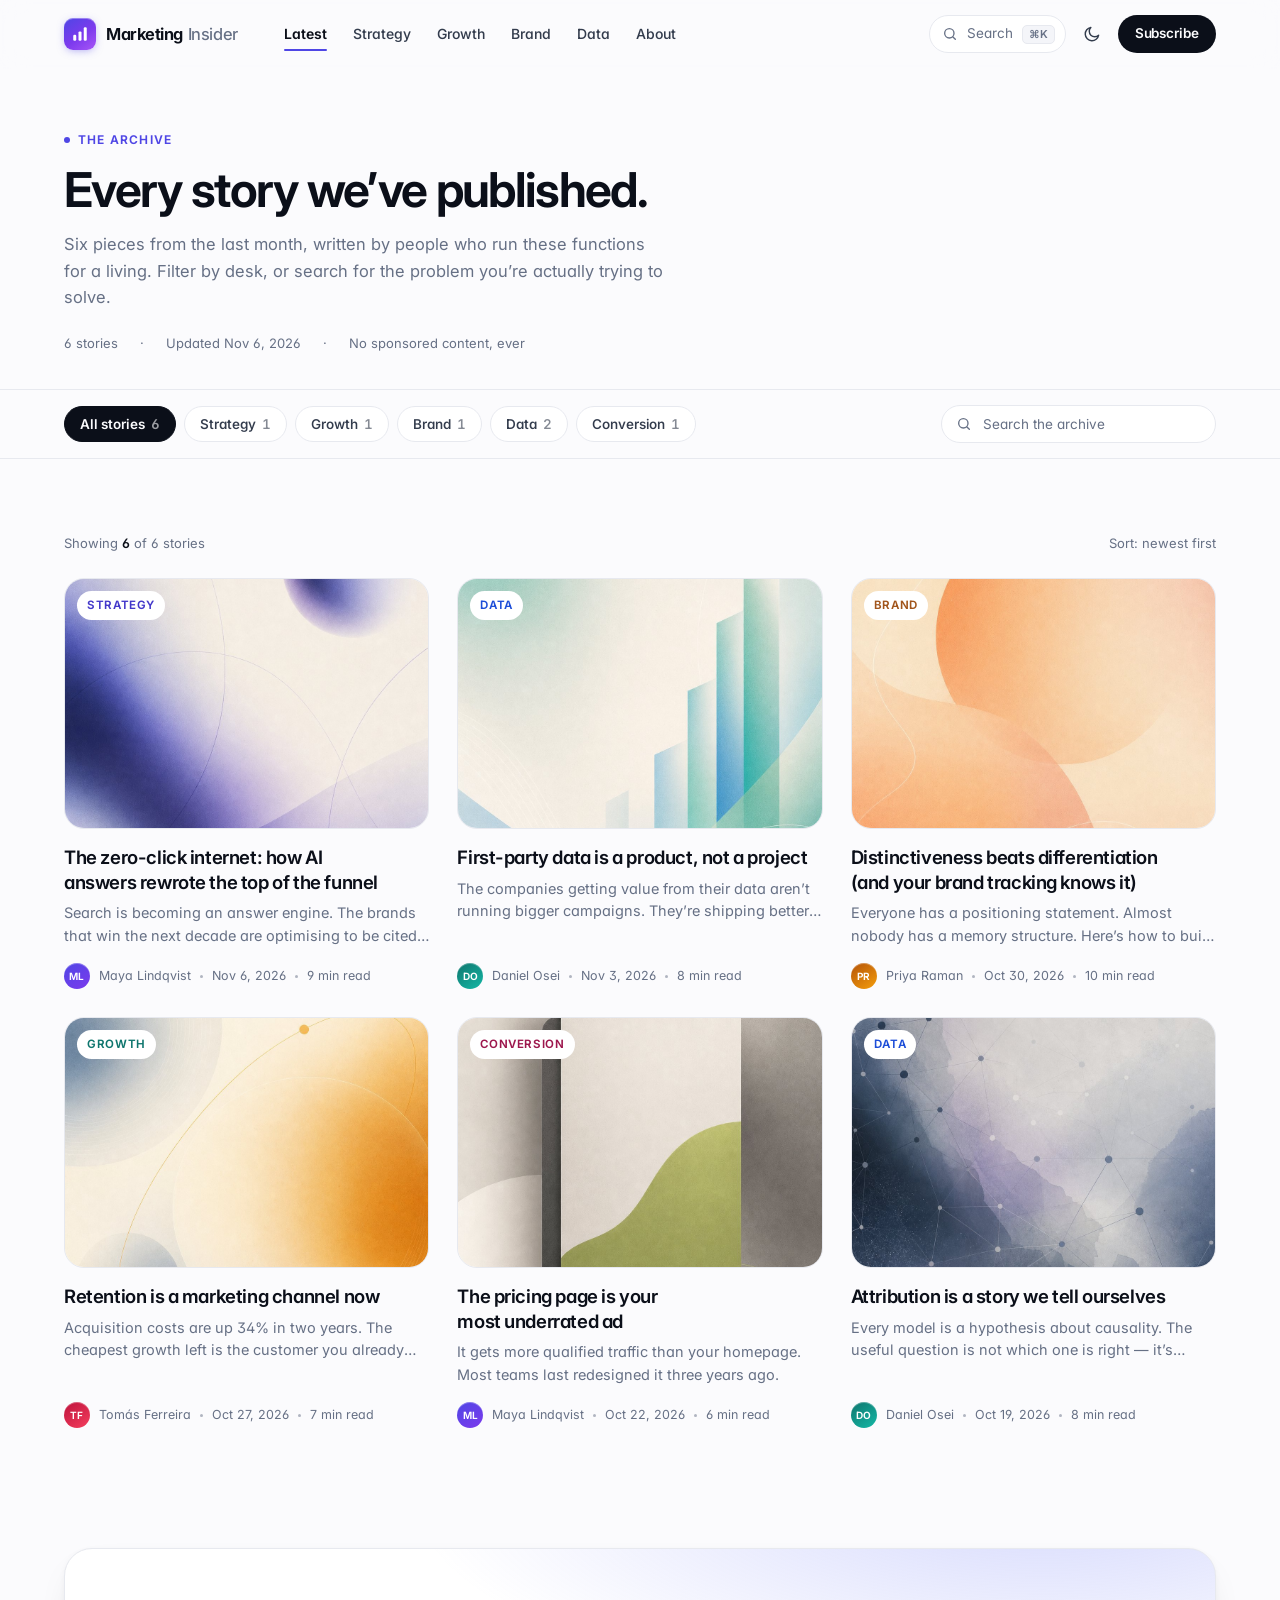
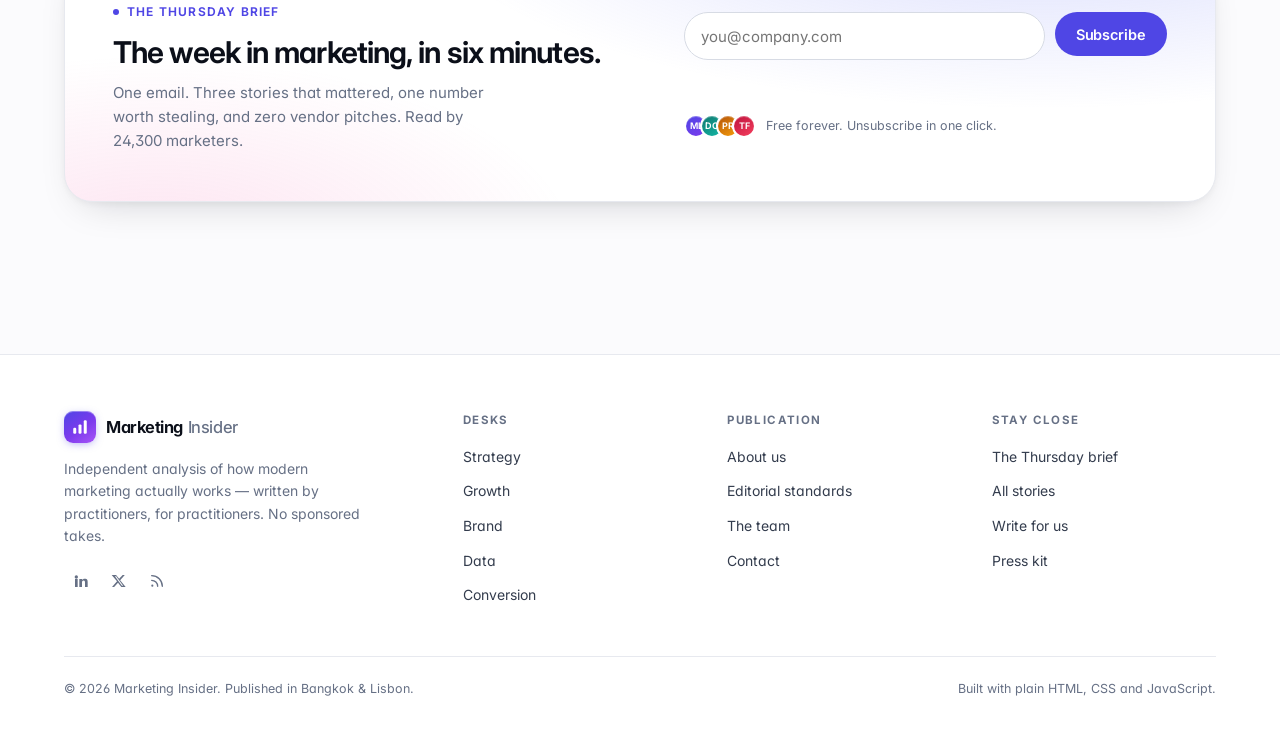
<file: articles.html>
<!doctype html>
<html lang="en" data-theme="light">
<head>
<meta charset="utf-8">
<meta name="viewport" content="width=device-width, initial-scale=1">
<title>All stories — Marketing Insider</title>
<meta name="description" content="Browse every Marketing Insider story on strategy, growth, brand, data and conversion.">
<meta name="theme-color" content="#fbfbfd">
<meta name="author" content="Marketing Insider">
<link rel="icon" href="assets/img/favicon.svg" type="image/svg+xml">
<link rel="preconnect" href="https://fonts.googleapis.com">
<link rel="preconnect" href="https://fonts.gstatic.com" crossorigin>
<link href="https://fonts.googleapis.com/css2?family=Inter:wght@400..700&amp;family=Newsreader:ital,opsz,wght@1,6..72,400&amp;display=swap" rel="stylesheet">
<link rel="stylesheet" href="assets/css/site.css">
<script>
  (function () {
    try {
      var t = localStorage.getItem('mi-theme');
      if (t === 'dark' || t === 'light') document.documentElement.setAttribute('data-theme', t);
    } catch (e) {}
  })();
</script>
</head>
<body data-root="" data-page="site">

<a class="skip-link" href="#main">Skip to content</a>
<header class="site-header" data-header>
  <div class="wrap header-inner">
    <a class="brand" href="index.html" aria-label="Marketing Insider — home">
      <span class="brand__mark" aria-hidden="true"><svg viewBox="0 0 24 24" fill="currentColor"><rect x="3" y="13" width="4" height="8" rx="1.6"/><rect x="10" y="8.5" width="4" height="12.5" rx="1.6"/><rect x="17" y="3" width="4" height="18" rx="1.6"/></svg></span>
      <span class="brand__name">Marketing <span>Insider</span></span>
    </a>
    <nav class="nav" aria-label="Primary">
      <a href="articles.html" aria-current="page">Latest</a><a href="articles.html?category=strategy">Strategy</a><a href="articles.html?category=growth">Growth</a><a href="articles.html?category=brand">Brand</a><a href="articles.html?category=data">Data</a><a href="about.html">About</a>
    </nav>
    <div class="header-actions">
      <button class="search-trigger" type="button" data-search-open aria-label="Search articles">
        <svg viewBox="0 0 24 24" fill="none" stroke="currentColor" stroke-width="2" stroke-linecap="round" aria-hidden="true"><circle cx="11" cy="11" r="7"/><path d="m20 20-3.6-3.6"/></svg><span>Search</span><kbd>⌘K</kbd>
      </button>
      <button class="icon-btn" type="button" data-theme-toggle aria-label="Switch to dark theme" title="Switch to dark theme" aria-pressed="false">
        <svg class="icon-moon" viewBox="0 0 24 24" fill="none" stroke="currentColor" stroke-width="1.8" stroke-linecap="round" stroke-linejoin="round" aria-hidden="true"><path d="M21 12.8A8.5 8.5 0 1 1 11.2 3a6.5 6.5 0 0 0 9.8 9.8Z"/></svg><svg class="icon-sun" viewBox="0 0 24 24" fill="none" stroke="currentColor" stroke-width="1.8" stroke-linecap="round" aria-hidden="true"><circle cx="12" cy="12" r="4"/><path d="M12 2v2M12 20v2M4.9 4.9l1.4 1.4M17.7 17.7l1.4 1.4M2 12h2M20 12h2M4.9 19.1l1.4-1.4M17.7 6.3l1.4-1.4"/></svg>
      </button>
      <a class="btn btn--sm" href="#newsletter">Subscribe</a>
      <button class="icon-btn menu-toggle" type="button" data-menu-toggle aria-expanded="false" aria-controls="mobileNav" aria-label="Open menu">
        <svg viewBox="0 0 24 24" fill="none" stroke="currentColor" stroke-width="2" stroke-linecap="round" aria-hidden="true"><path d="M4 7h16M4 12h16M4 17h16"/></svg>
      </button>
    </div>
  </div>
  <div class="mobile-nav" id="mobileNav" data-mobile-nav data-open="false">
    <ul><li><a href="articles.html" aria-current="page">Latest</a></li><li><a href="articles.html?category=strategy">Strategy</a></li><li><a href="articles.html?category=growth">Growth</a></li><li><a href="articles.html?category=brand">Brand</a></li><li><a href="articles.html?category=data">Data</a></li><li><a href="about.html">About</a></li></ul>
    <a class="btn" href="#newsletter">Subscribe to the brief</a>
  </div>
</header>

<main id="main">
  <header class="page-head">
    <div class="wrap">
      <span class="eyebrow eyebrow--accent"><span class="dot"></span>The archive</span>
      <h1>Every story we’ve published.</h1>
      <p>Six pieces from the last month, written by people who run these functions for a living. Filter by desk, or search for the problem you’re actually trying to solve.</p>
      <div class="page-head__meta">
        <span>6 stories</span><span>·</span><span>Updated Nov 6, 2026</span><span>·</span><span>No sponsored content, ever</span>
      </div>
    </div>
  </header>

  <div class="filter-bar">
    <div class="wrap filter-bar__inner">
      <div class="pills" role="group" aria-label="Filter by desk"><button class="pill" type="button" data-filter="all" aria-pressed="true">All stories<span class="pill__count">6</span></button><button class="pill" type="button" data-filter="strategy" aria-pressed="false">Strategy<span class="pill__count">1</span></button><button class="pill" type="button" data-filter="growth" aria-pressed="false">Growth<span class="pill__count">1</span></button><button class="pill" type="button" data-filter="brand" aria-pressed="false">Brand<span class="pill__count">1</span></button><button class="pill" type="button" data-filter="data" aria-pressed="false">Data<span class="pill__count">2</span></button><button class="pill" type="button" data-filter="conversion" aria-pressed="false">Conversion<span class="pill__count">1</span></button></div>
      <label class="archive-search">
        <svg viewBox="0 0 24 24" fill="none" stroke="currentColor" stroke-width="2" stroke-linecap="round" aria-hidden="true"><circle cx="11" cy="11" r="7"/><path d="m20 20-3.6-3.6"/></svg>
        <input type="search" placeholder="Search the archive" aria-label="Search the archive" data-archive-search>
      </label>
    </div>
  </div>

  <section class="section section--tight" aria-label="Stories">
    <div class="wrap">
      <div class="archive-meta">
        <span>Showing <strong data-result-count>6</strong> of 6 stories</span>
        <span>Sort: newest first</span>
      </div>
      <div class="grid grid--3" data-archive-grid style="margin-top:20px">
        
<article class="card" data-article data-category="strategy"
         data-search="The zero-click internet: how AI answers rewrote the top of the funnel Search is becoming an answer engine. The brands that win the next decade are optimising to be cited, not clicked. Strategy Maya Lindqvist">
  <a class="card__media" href="articles/ai-search-zero-click.html" tabindex="-1" aria-hidden="true">
    <img src="assets/img/cover-ai.jpg" alt="" width="1024" height="1536" loading="lazy">
    <span class="tag tag--strategy">Strategy</span>
  </a>
  <div class="card__body">
    <h3 class="card__title"><a href="articles/ai-search-zero-click.html">The zero-click internet: how AI answers rewrote the top of the funnel</a></h3>
    <p class="card__dek">Search is becoming an answer engine. The brands that win the next decade are optimising to be cited, not clicked.</p>
    <div class="card__meta">
      <span class="avatar avatar--a">ML</span>
      <span>Maya Lindqvist</span>
      <span class="sep"></span>
      <span>Nov 6, 2026</span>
      <span class="sep"></span>
      <span>9 min read</span>
    </div>
  </div>
</article>
<article class="card" data-article data-category="data"
         data-search="First-party data is a product, not a project The companies getting value from their data aren’t running bigger campaigns. They’re shipping better data. Data Daniel Osei">
  <a class="card__media" href="articles/first-party-data.html" tabindex="-1" aria-hidden="true">
    <img src="assets/img/cover-growth.jpg" alt="" width="1024" height="1536" loading="lazy">
    <span class="tag tag--data">Data</span>
  </a>
  <div class="card__body">
    <h3 class="card__title"><a href="articles/first-party-data.html">First-party data is a product, not a project</a></h3>
    <p class="card__dek">The companies getting value from their data aren’t running bigger campaigns. They’re shipping better data.</p>
    <div class="card__meta">
      <span class="avatar avatar--b">DO</span>
      <span>Daniel Osei</span>
      <span class="sep"></span>
      <span>Nov 3, 2026</span>
      <span class="sep"></span>
      <span>8 min read</span>
    </div>
  </div>
</article>
<article class="card" data-article data-category="brand"
         data-search="Distinctiveness beats differentiation (and your brand tracking knows it) Everyone has a positioning statement. Almost nobody has a memory structure. Here’s how to build the second one. Brand Priya Raman">
  <a class="card__media" href="articles/brand-distinctiveness.html" tabindex="-1" aria-hidden="true">
    <img src="assets/img/cover-brand.jpg" alt="" width="1024" height="1536" loading="lazy">
    <span class="tag tag--brand">Brand</span>
  </a>
  <div class="card__body">
    <h3 class="card__title"><a href="articles/brand-distinctiveness.html">Distinctiveness beats differentiation (and your brand tracking knows it)</a></h3>
    <p class="card__dek">Everyone has a positioning statement. Almost nobody has a memory structure. Here’s how to build the second one.</p>
    <div class="card__meta">
      <span class="avatar avatar--c">PR</span>
      <span>Priya Raman</span>
      <span class="sep"></span>
      <span>Oct 30, 2026</span>
      <span class="sep"></span>
      <span>10 min read</span>
    </div>
  </div>
</article>
<article class="card" data-article data-category="growth"
         data-search="Retention is a marketing channel now Acquisition costs are up 34% in two years. The cheapest growth left is the customer you already paid for. Growth Tomás Ferreira">
  <a class="card__media" href="articles/retention-channel.html" tabindex="-1" aria-hidden="true">
    <img src="assets/img/cover-lifecycle.jpg" alt="" width="1024" height="1536" loading="lazy">
    <span class="tag tag--growth">Growth</span>
  </a>
  <div class="card__body">
    <h3 class="card__title"><a href="articles/retention-channel.html">Retention is a marketing channel now</a></h3>
    <p class="card__dek">Acquisition costs are up 34% in two years. The cheapest growth left is the customer you already paid for.</p>
    <div class="card__meta">
      <span class="avatar avatar--d">TF</span>
      <span>Tomás Ferreira</span>
      <span class="sep"></span>
      <span>Oct 27, 2026</span>
      <span class="sep"></span>
      <span>7 min read</span>
    </div>
  </div>
</article>
<article class="card" data-article data-category="conversion"
         data-search="The pricing page is your most underrated ad It gets more qualified traffic than your homepage. Most teams last redesigned it three years ago. Conversion Maya Lindqvist">
  <a class="card__media" href="articles/pricing-page.html" tabindex="-1" aria-hidden="true">
    <img src="assets/img/cover-pricing.jpg" alt="" width="1024" height="1536" loading="lazy">
    <span class="tag tag--conversion">Conversion</span>
  </a>
  <div class="card__body">
    <h3 class="card__title"><a href="articles/pricing-page.html">The pricing page is your most underrated ad</a></h3>
    <p class="card__dek">It gets more qualified traffic than your homepage. Most teams last redesigned it three years ago.</p>
    <div class="card__meta">
      <span class="avatar avatar--a">ML</span>
      <span>Maya Lindqvist</span>
      <span class="sep"></span>
      <span>Oct 22, 2026</span>
      <span class="sep"></span>
      <span>6 min read</span>
    </div>
  </div>
</article>
<article class="card" data-article data-category="data"
         data-search="Attribution is a story we tell ourselves Every model is a hypothesis about causality. The useful question is not which one is right — it’s which one is honest. Data Daniel Osei">
  <a class="card__media" href="articles/attribution-story.html" tabindex="-1" aria-hidden="true">
    <img src="assets/img/cover-attribution.jpg" alt="" width="1024" height="1536" loading="lazy">
    <span class="tag tag--data">Data</span>
  </a>
  <div class="card__body">
    <h3 class="card__title"><a href="articles/attribution-story.html">Attribution is a story we tell ourselves</a></h3>
    <p class="card__dek">Every model is a hypothesis about causality. The useful question is not which one is right — it’s which one is honest.</p>
    <div class="card__meta">
      <span class="avatar avatar--b">DO</span>
      <span>Daniel Osei</span>
      <span class="sep"></span>
      <span>Oct 19, 2026</span>
      <span class="sep"></span>
      <span>8 min read</span>
    </div>
  </div>
</article>
      </div>
      <div class="empty is-hidden" data-empty>
        <h3>Nothing matches that yet</h3>
        <p>Try a broader search, or clear the filter to see all six stories.</p>
      </div>
    </div>
  </section>
</main>

<section class="section" id="newsletter" aria-labelledby="newsletter-title">
  <div class="wrap">
    <div class="newsletter reveal">
      <div>
        <span class="eyebrow eyebrow--accent"><span class="dot"></span>The Thursday brief</span>
        <h2 id="newsletter-title">The week in marketing, in six minutes.</h2>
        <p>One email. Three stories that mattered, one number worth stealing, and zero vendor pitches. Read by 24,300 marketers.</p>
      </div>
      <form class="newsletter__form" data-newsletter novalidate>
        <div class="field-row">
          <input class="input" id="email-nl-articles" type="email" name="email" placeholder="you@company.com"
                 aria-label="Email address" autocomplete="email" required>
          <button class="btn btn--accent" type="submit">Subscribe</button>
        </div>
        <p class="form-msg" data-form-msg aria-live="polite"></p>
        <div class="newsletter__proof">
          <span class="avatar-stack" aria-hidden="true">
            <span class="avatar avatar--a">ML</span><span class="avatar avatar--b">DO</span>
            <span class="avatar avatar--c">PR</span><span class="avatar avatar--d">TF</span>
          </span>
          <span>Free forever. Unsubscribe in one click.</span>
        </div>
      </form>
    </div>
  </div>
</section>

<footer class="site-footer">
  <div class="wrap">
    <div class="footer-grid">
      <div class="footer-brand">
        <a class="brand" href="index.html"><span class="brand__mark" aria-hidden="true"><svg viewBox="0 0 24 24" fill="currentColor"><rect x="3" y="13" width="4" height="8" rx="1.6"/><rect x="10" y="8.5" width="4" height="12.5" rx="1.6"/><rect x="17" y="3" width="4" height="18" rx="1.6"/></svg></span><span class="brand__name">Marketing <span>Insider</span></span></a>
        <p>Independent analysis of how modern marketing actually works — written by practitioners, for practitioners. No sponsored takes.</p>
        <div class="socials" style="margin-top:16px">
          <a href="#" aria-label="Marketing Insider on LinkedIn"><svg viewBox="0 0 24 24" fill="currentColor" aria-hidden="true"><path d="M4.98 3.5a2.5 2.5 0 1 1 0 5 2.5 2.5 0 0 1 0-5ZM3 9h4v12H3V9Zm7 0h3.8v1.7h.05c.53-1 1.83-2.05 3.77-2.05C21.6 8.65 22 10.9 22 13.9V21h-4v-6.3c0-1.5-.03-3.4-2.1-3.4-2.1 0-2.42 1.6-2.42 3.3V21h-4V9Z"/></svg></a>
          <a href="#" aria-label="Marketing Insider on X"><svg viewBox="0 0 24 24" fill="currentColor" aria-hidden="true"><path d="M17.5 3h3.2l-7 8 8.3 10h-6.5l-5-6.2L4.7 21H1.5l7.5-8.6L1 3h6.6l4.6 5.7L17.5 3Zm-1.1 16h1.8L7.7 4.8H5.8L16.4 19Z"/></svg></a>
          <a href="#" aria-label="Marketing Insider RSS feed"><svg viewBox="0 0 24 24" fill="none" stroke="currentColor" stroke-width="2" stroke-linecap="round" aria-hidden="true"><path d="M4 11a9 9 0 0 1 9 9M4 4a16 16 0 0 1 16 16"/><circle cx="5" cy="19" r="1.6" fill="currentColor" stroke="none"/></svg></a>
        </div>
      </div>
      <div class="footer-col">
        <h4>Desks</h4>
        <ul>
          <li><a href="articles.html?category=strategy">Strategy</a></li>
          <li><a href="articles.html?category=growth">Growth</a></li>
          <li><a href="articles.html?category=brand">Brand</a></li>
          <li><a href="articles.html?category=data">Data</a></li>
          <li><a href="articles.html?category=conversion">Conversion</a></li>
        </ul>
      </div>
      <div class="footer-col">
        <h4>Publication</h4>
        <ul>
          <li><a href="about.html">About us</a></li>
          <li><a href="about.html#standards">Editorial standards</a></li>
          <li><a href="about.html#team">The team</a></li>
          <li><a href="about.html#contact">Contact</a></li>
        </ul>
      </div>
      <div class="footer-col">
        <h4>Stay close</h4>
        <ul>
          <li><a href="index.html#newsletter">The Thursday brief</a></li>
          <li><a href="articles.html">All stories</a></li>
          <li><a href="#">Write for us</a></li>
          <li><a href="#">Press kit</a></li>
        </ul>
      </div>
    </div>
    <div class="footer-bottom">
      <span>© 2026 Marketing Insider. Published in Bangkok &amp; Lisbon.</span>
      <span>Built with plain HTML, CSS and JavaScript.</span>
    </div>
  </div>
</footer>

<script src="assets/js/site.js" defer></script>
</body>
</html>
</file>
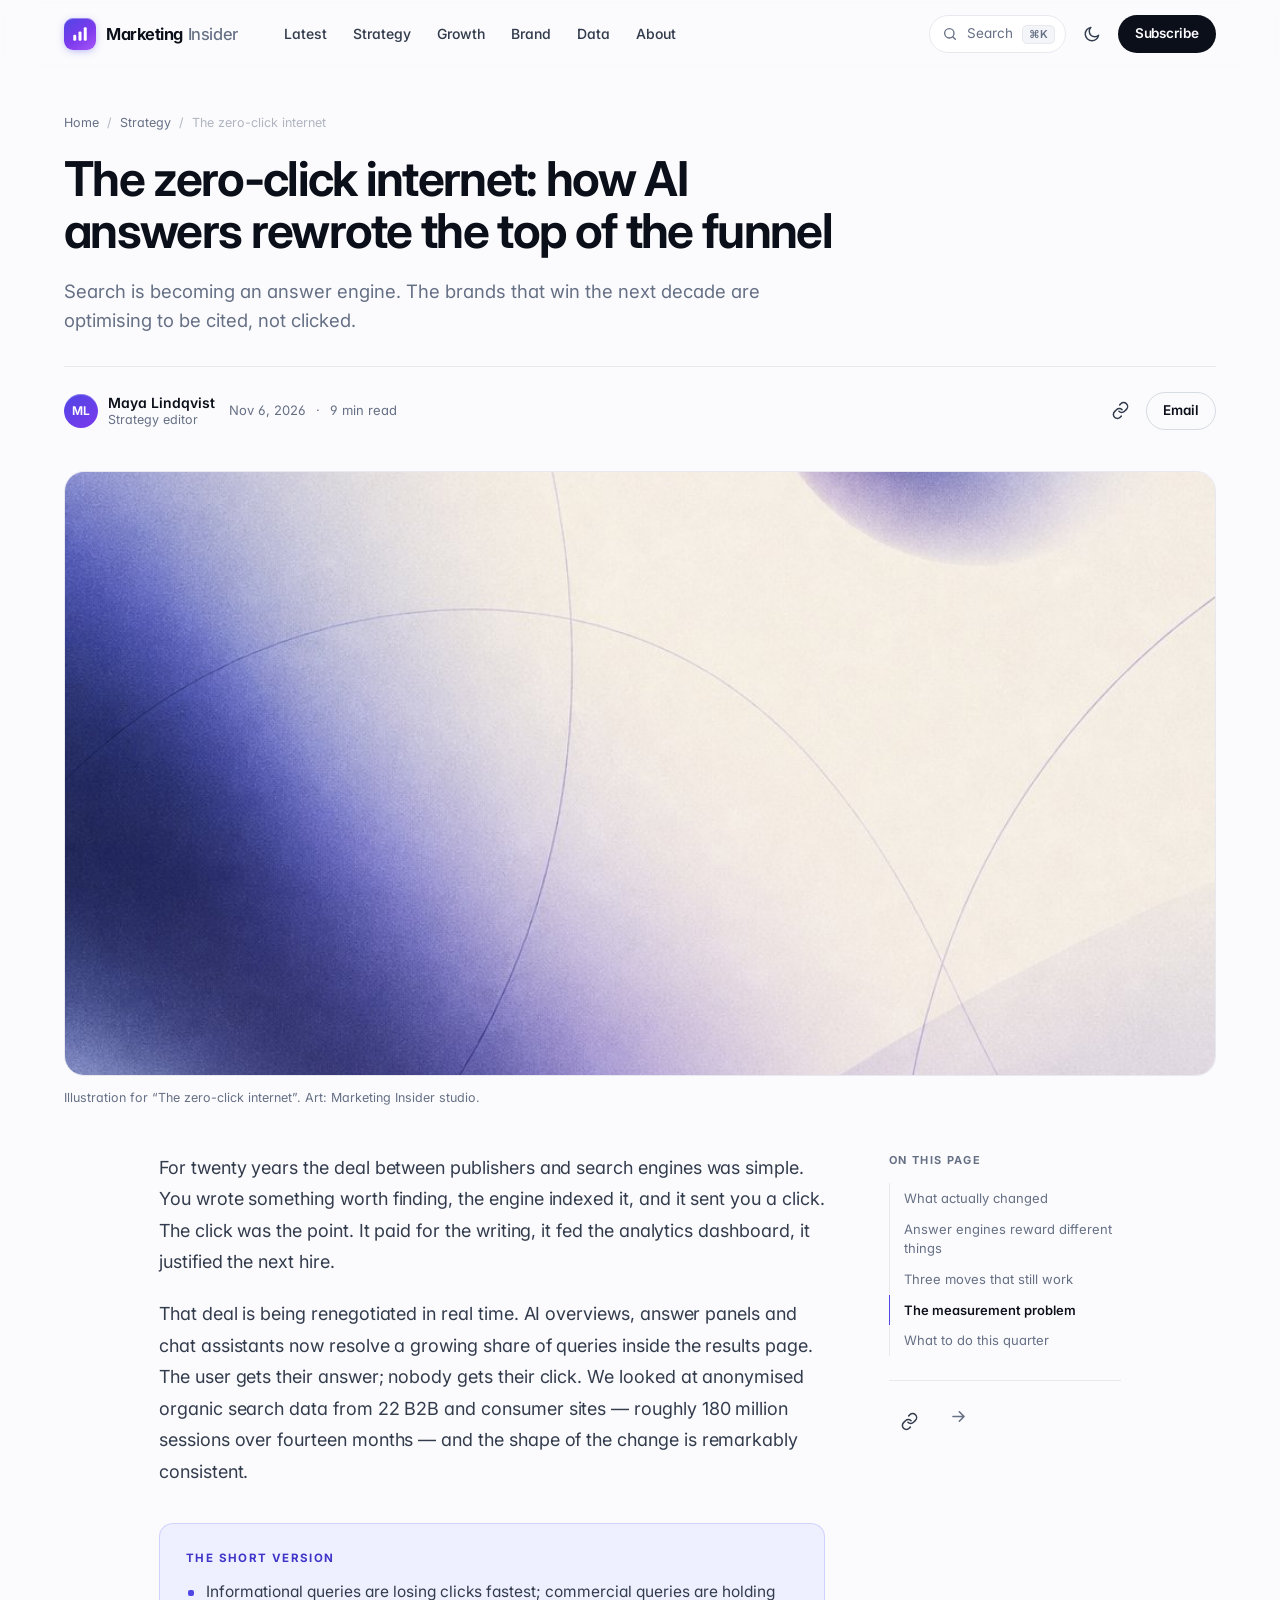
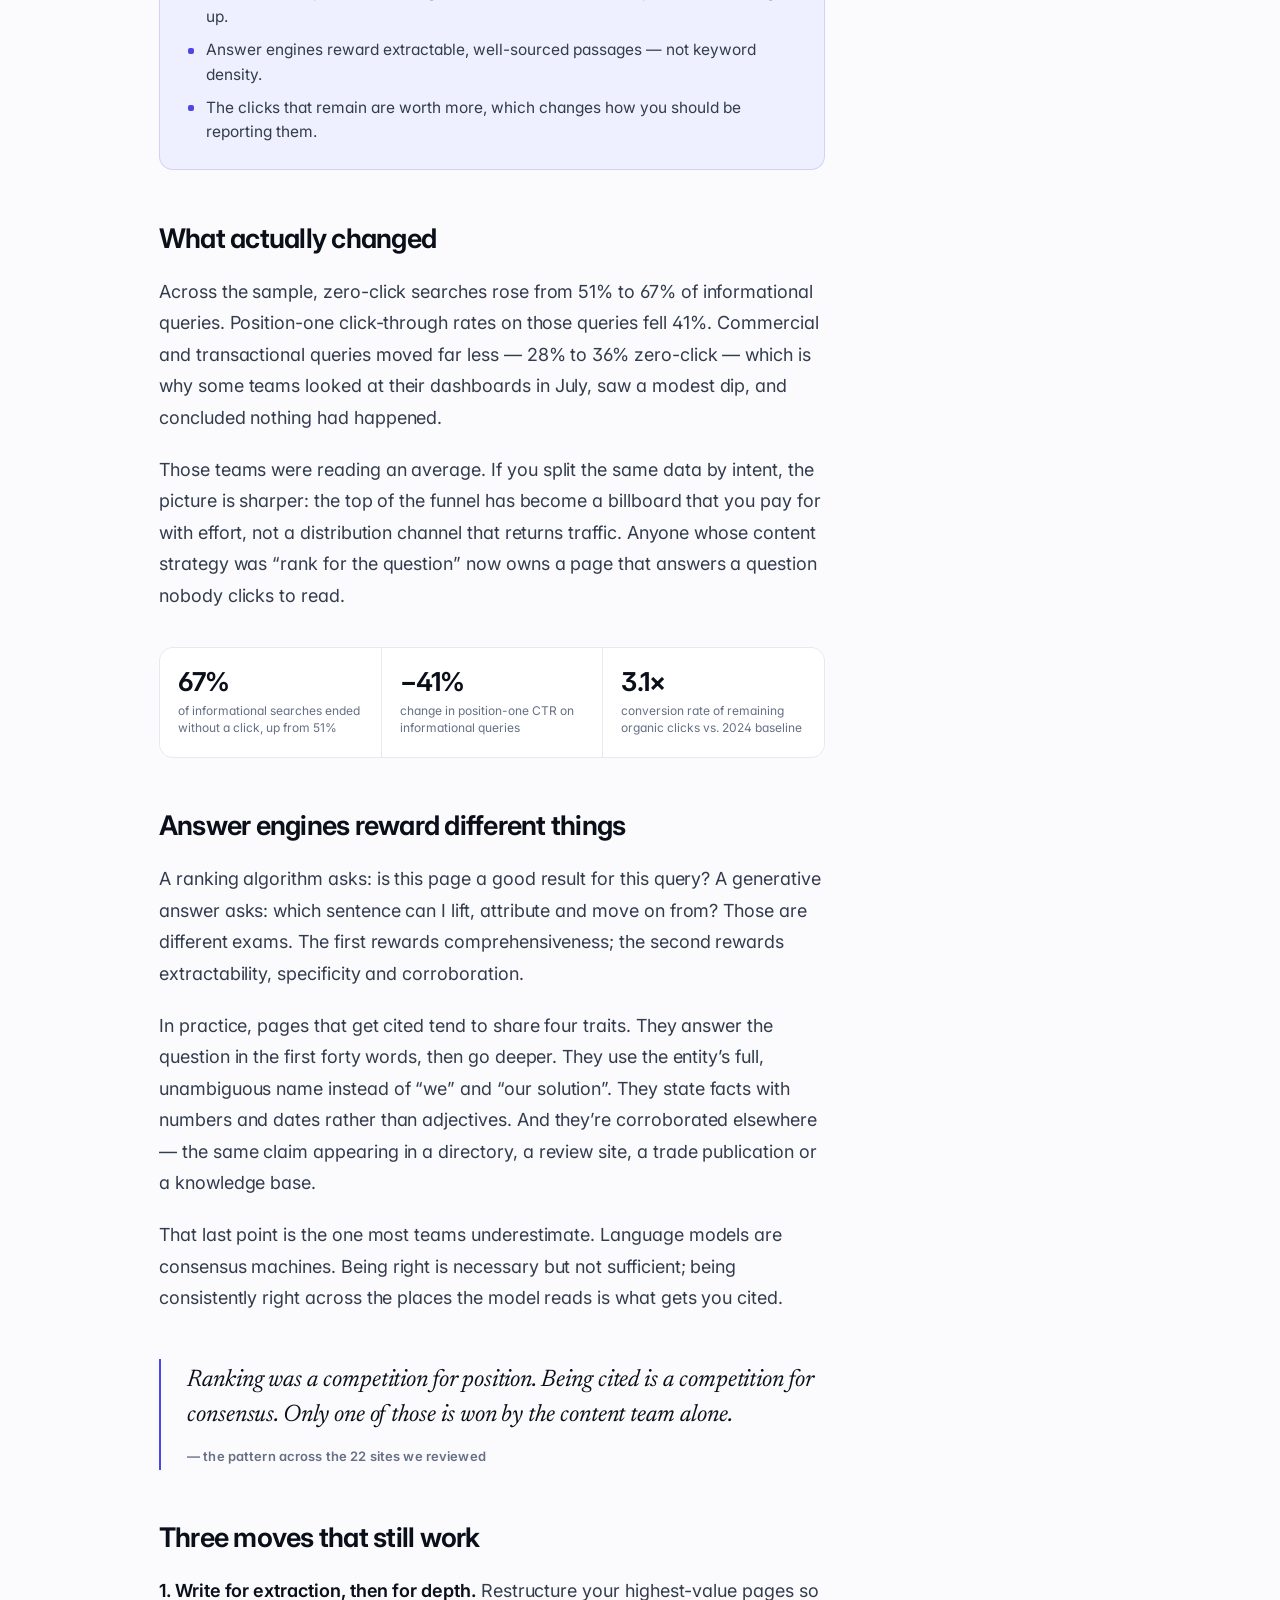
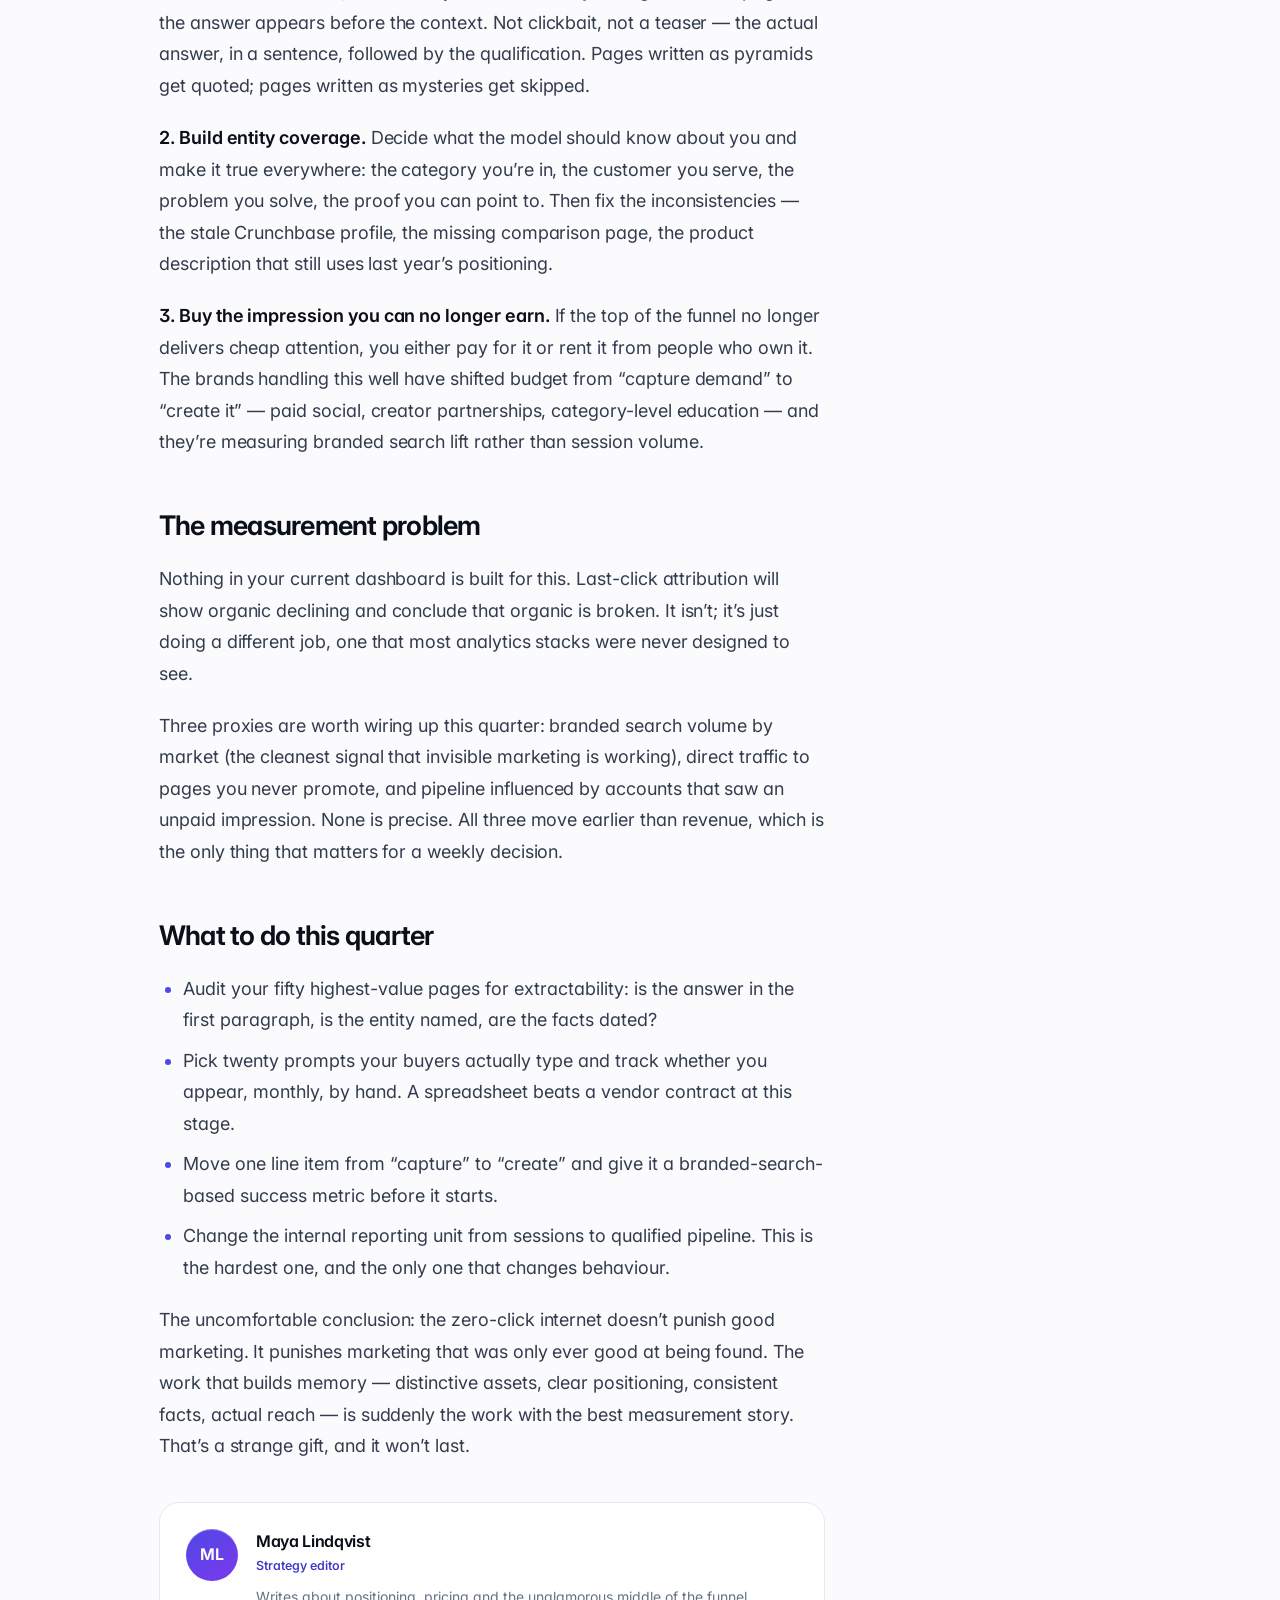
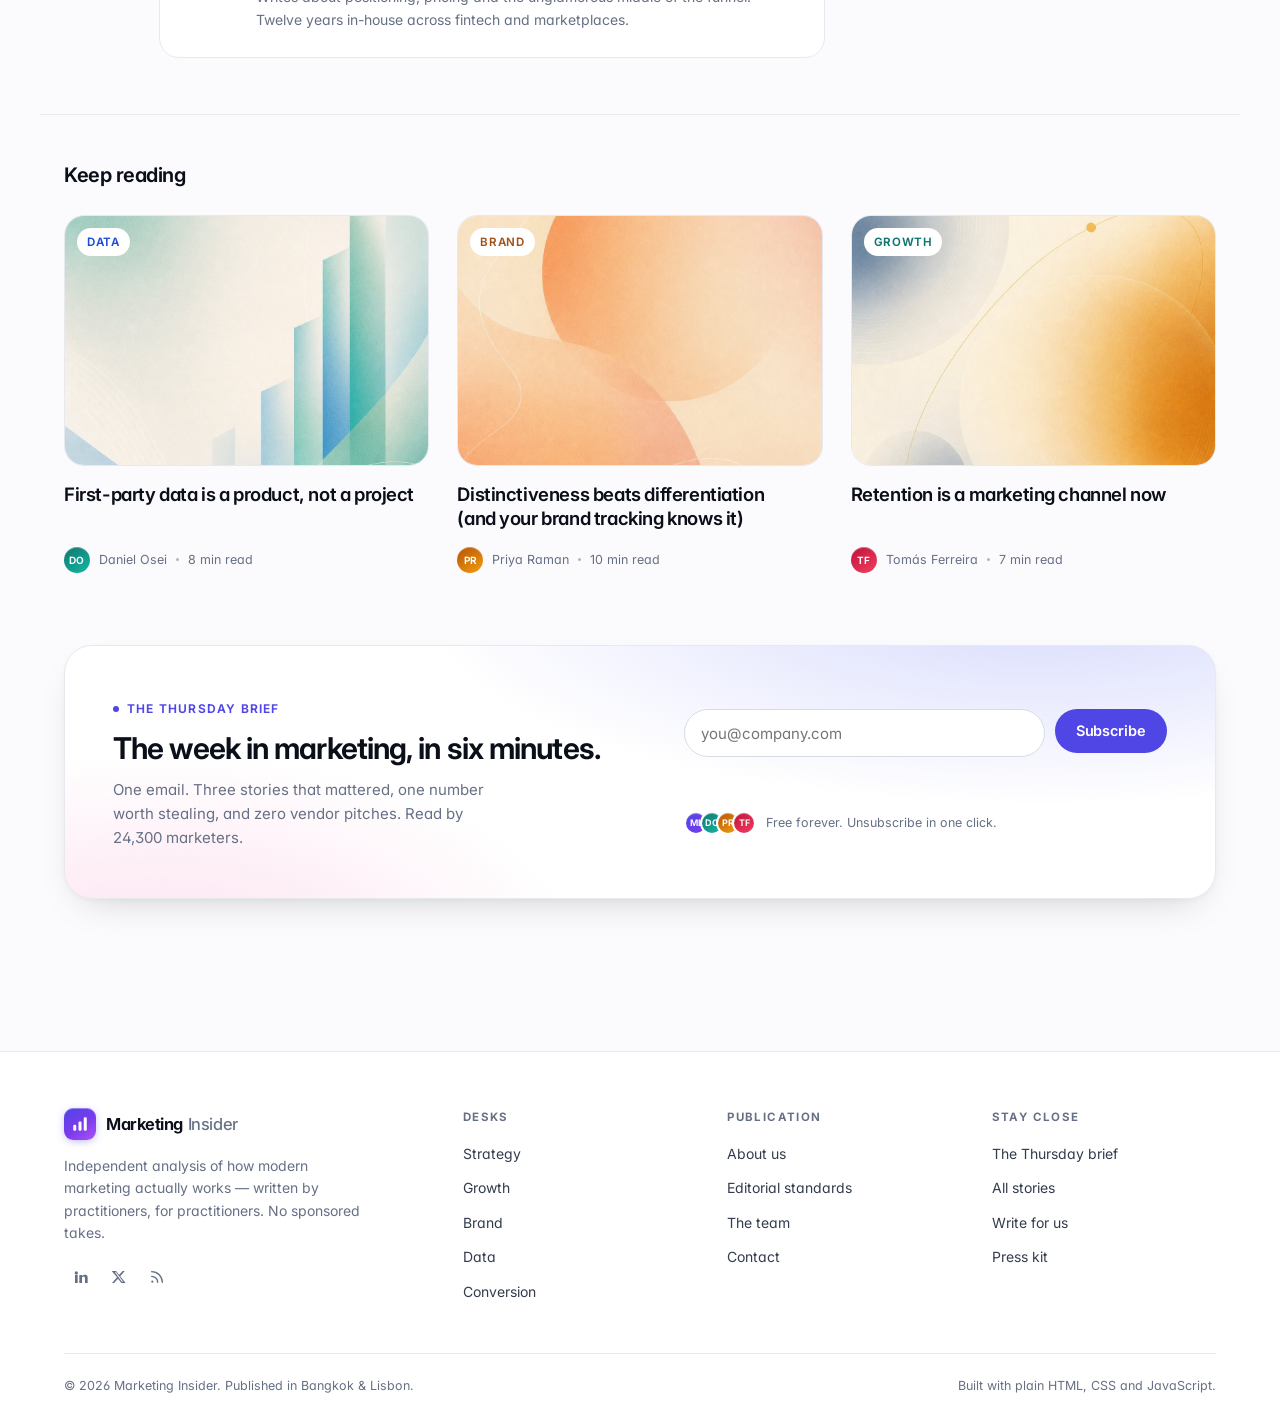
<file: articles/ai-search-zero-click.html>
<!doctype html>
<html lang="en" data-theme="light">
<head>
<meta charset="utf-8">
<meta name="viewport" content="width=device-width, initial-scale=1">
<title>The zero-click internet: how AI answers rewrote the top of the funnel — Marketing Insider</title>
<meta name="description" content="AI answers are absorbing search traffic. New data from 22 sites shows which queries still click, and the three moves that work.">
<meta name="theme-color" content="#fbfbfd">
<meta name="author" content="Marketing Insider">
<meta property="og:type" content="article">
<meta property="og:title" content="The zero-click internet: how AI answers rewrote the top of the funnel — Marketing Insider">
<meta property="og:description" content="AI answers are absorbing search traffic. New data from 22 sites shows which queries still click, and the three moves that work.">
<meta property="og:image" content="../assets/img/cover-ai.jpg">
<meta name="twitter:card" content="summary_large_image">
<link rel="icon" href="../assets/img/favicon.svg" type="image/svg+xml">
<link rel="preconnect" href="https://fonts.googleapis.com">
<link rel="preconnect" href="https://fonts.gstatic.com" crossorigin>
<link href="https://fonts.googleapis.com/css2?family=Inter:wght@400..700&amp;family=Newsreader:ital,opsz,wght@1,6..72,400&amp;display=swap" rel="stylesheet">
<link rel="stylesheet" href="../assets/css/site.css">
<script>
  (function () {
    try {
      var t = localStorage.getItem('mi-theme');
      if (t === 'dark' || t === 'light') document.documentElement.setAttribute('data-theme', t);
    } catch (e) {}
  })();
</script>
</head>
<body data-root="../" data-page="article">

<a class="skip-link" href="#main">Skip to content</a>
<header class="site-header" data-header>
  <div class="wrap header-inner">
    <a class="brand" href="../index.html" aria-label="Marketing Insider — home">
      <span class="brand__mark" aria-hidden="true"><svg viewBox="0 0 24 24" fill="currentColor"><rect x="3" y="13" width="4" height="8" rx="1.6"/><rect x="10" y="8.5" width="4" height="12.5" rx="1.6"/><rect x="17" y="3" width="4" height="18" rx="1.6"/></svg></span>
      <span class="brand__name">Marketing <span>Insider</span></span>
    </a>
    <nav class="nav" aria-label="Primary">
      <a href="../articles.html">Latest</a><a href="../articles.html?category=strategy">Strategy</a><a href="../articles.html?category=growth">Growth</a><a href="../articles.html?category=brand">Brand</a><a href="../articles.html?category=data">Data</a><a href="../about.html">About</a>
    </nav>
    <div class="header-actions">
      <button class="search-trigger" type="button" data-search-open aria-label="Search articles">
        <svg viewBox="0 0 24 24" fill="none" stroke="currentColor" stroke-width="2" stroke-linecap="round" aria-hidden="true"><circle cx="11" cy="11" r="7"/><path d="m20 20-3.6-3.6"/></svg><span>Search</span><kbd>⌘K</kbd>
      </button>
      <button class="icon-btn" type="button" data-theme-toggle aria-label="Switch to dark theme" title="Switch to dark theme" aria-pressed="false">
        <svg class="icon-moon" viewBox="0 0 24 24" fill="none" stroke="currentColor" stroke-width="1.8" stroke-linecap="round" stroke-linejoin="round" aria-hidden="true"><path d="M21 12.8A8.5 8.5 0 1 1 11.2 3a6.5 6.5 0 0 0 9.8 9.8Z"/></svg><svg class="icon-sun" viewBox="0 0 24 24" fill="none" stroke="currentColor" stroke-width="1.8" stroke-linecap="round" aria-hidden="true"><circle cx="12" cy="12" r="4"/><path d="M12 2v2M12 20v2M4.9 4.9l1.4 1.4M17.7 17.7l1.4 1.4M2 12h2M20 12h2M4.9 19.1l1.4-1.4M17.7 6.3l1.4-1.4"/></svg>
      </button>
      <a class="btn btn--sm" href="../index.html#newsletter">Subscribe</a>
      <button class="icon-btn menu-toggle" type="button" data-menu-toggle aria-expanded="false" aria-controls="mobileNav" aria-label="Open menu">
        <svg viewBox="0 0 24 24" fill="none" stroke="currentColor" stroke-width="2" stroke-linecap="round" aria-hidden="true"><path d="M4 7h16M4 12h16M4 17h16"/></svg>
      </button>
    </div>
  </div>
  <div class="mobile-nav" id="mobileNav" data-mobile-nav data-open="false">
    <ul><li><a href="../articles.html">Latest</a></li><li><a href="../articles.html?category=strategy">Strategy</a></li><li><a href="../articles.html?category=growth">Growth</a></li><li><a href="../articles.html?category=brand">Brand</a></li><li><a href="../articles.html?category=data">Data</a></li><li><a href="../about.html">About</a></li></ul>
    <a class="btn" href="../index.html#newsletter">Subscribe to the brief</a>
  </div>
</header>

<main id="main">
  <div class="progress" aria-hidden="true"><div class="progress__bar" data-progress></div></div>
  <article>
    <header class="article-head">
      <div class="wrap">
        <nav class="breadcrumb" aria-label="Breadcrumb">
          <a href="../index.html">Home</a><span>/</span>
          <a href="../articles.html?category=strategy">Strategy</a><span>/</span>
          <span aria-current="page">The zero-click internet</span>
        </nav>
        <h1>The zero-click internet: how AI answers rewrote the top of the funnel</h1>
        <p class="dek">Search is becoming an answer engine. The brands that win the next decade are optimising to be cited, not clicked.</p>
        <div class="article-byline">
          <div class="author">
            <span class="avatar avatar--a">ML</span>
            <div>
              <div class="author__name">Maya Lindqvist</div>
              <div class="author__role">Strategy editor</div>
            </div>
          </div>
          <div class="article-byline__meta">
            <span>Nov 6, 2026</span><span>·</span><span>9 min read</span>
          </div>
          <div class="article-byline__actions">
      <button class="icon-btn" type="button" data-copy-link aria-label="Copy a link to this article" title="Copy link"><svg viewBox="0 0 24 24" fill="none" stroke="currentColor" stroke-width="1.9" stroke-linecap="round" stroke-linejoin="round" aria-hidden="true"><path d="M10 13a5 5 0 0 0 7.1 0l2.4-2.4a5 5 0 0 0-7.1-7.1L11 4.9"/><path d="M14 11a5 5 0 0 0-7.1 0L4.5 13.4a5 5 0 0 0 7.1 7.1L13 19.1"/></svg></button>
      <a class="btn btn--ghost btn--sm" href="mailto:?subject=The zero-click internet: how AI answers rewrote the top of the funnel&amp;body=Thought you might find this useful.">Email</a>
    </div>
        </div>
      </div>
    </header>

    <figure class="article-hero wrap">
      <img src="../assets/img/cover-ai.jpg" alt="Soft indigo and violet abstract artwork with a floating sphere and fine arcs" width="1024" height="1536" fetchpriority="high">
      <figcaption>Illustration for “The zero-click internet”. Art: Marketing Insider studio.</figcaption>
    </figure>

    <div class="wrap article-layout">
      <div class="article-body">
        <div class="prose">
          
<p>For twenty years the deal between publishers and search engines was simple. You wrote something worth finding, the engine indexed it, and it sent you a click. The click was the point. It paid for the writing, it fed the analytics dashboard, it justified the next hire.</p>
<p>That deal is being renegotiated in real time. AI overviews, answer panels and chat assistants now resolve a growing share of queries inside the results page. The user gets their answer; nobody gets their click. We looked at anonymised organic search data from 22 B2B and consumer sites — roughly 180 million sessions over fourteen months — and the shape of the change is remarkably consistent.</p>

<div class="key-points">
  <h4>The short version</h4>
  <ul>
    <li>Informational queries are losing clicks fastest; commercial queries are holding up.</li>
    <li>Answer engines reward extractable, well-sourced passages — not keyword density.</li>
    <li>The clicks that remain are worth more, which changes how you should be reporting them.</li>
  </ul>
</div>

<h2 id="what-changed">What actually changed</h2>
<p>Across the sample, zero-click searches rose from 51% to 67% of informational queries. Position-one click-through rates on those queries fell 41%. Commercial and transactional queries moved far less — 28% to 36% zero-click — which is why some teams looked at their dashboards in July, saw a modest dip, and concluded nothing had happened.</p>
<p>Those teams were reading an average. If you split the same data by intent, the picture is sharper: the top of the funnel has become a billboard that you pay for with effort, not a distribution channel that returns traffic. Anyone whose content strategy was “rank for the question” now owns a page that answers a question nobody clicks to read.</p>

<div class="pull-stat">
  <div><b>67%</b><span>of informational searches ended without a click, up from 51%</span></div>
  <div><b>−41%</b><span>change in position-one CTR on informational queries</span></div>
  <div><b>3.1×</b><span>conversion rate of remaining organic clicks vs. 2024 baseline</span></div>
</div>

<h2 id="rewards">Answer engines reward different things</h2>
<p>A ranking algorithm asks: is this page a good result for this query? A generative answer asks: which sentence can I lift, attribute and move on from? Those are different exams. The first rewards comprehensiveness; the second rewards extractability, specificity and corroboration.</p>
<p>In practice, pages that get cited tend to share four traits. They answer the question in the first forty words, then go deeper. They use the entity’s full, unambiguous name instead of “we” and “our solution”. They state facts with numbers and dates rather than adjectives. And they’re corroborated elsewhere — the same claim appearing in a directory, a review site, a trade publication or a knowledge base.</p>
<p>That last point is the one most teams underestimate. Language models are consensus machines. Being right is necessary but not sufficient; being consistently right across the places the model reads is what gets you cited.</p>

<blockquote>
  <p>Ranking was a competition for position. Being cited is a competition for consensus. Only one of those is won by the content team alone.</p>
  <cite>— the pattern across the 22 sites we reviewed</cite>
</blockquote>

<h2 id="three-moves">Three moves that still work</h2>
<p><strong>1. Write for extraction, then for depth.</strong> Restructure your highest-value pages so the answer appears before the context. Not clickbait, not a teaser — the actual answer, in a sentence, followed by the qualification. Pages written as pyramids get quoted; pages written as mysteries get skipped.</p>
<p><strong>2. Build entity coverage.</strong> Decide what the model should know about you and make it true everywhere: the category you’re in, the customer you serve, the problem you solve, the proof you can point to. Then fix the inconsistencies — the stale Crunchbase profile, the missing comparison page, the product description that still uses last year’s positioning.</p>
<p><strong>3. Buy the impression you can no longer earn.</strong> If the top of the funnel no longer delivers cheap attention, you either pay for it or rent it from people who own it. The brands handling this well have shifted budget from “capture demand” to “create it” — paid social, creator partnerships, category-level education — and they’re measuring branded search lift rather than session volume.</p>

<h2 id="measurement">The measurement problem</h2>
<p>Nothing in your current dashboard is built for this. Last-click attribution will show organic declining and conclude that organic is broken. It isn’t; it’s just doing a different job, one that most analytics stacks were never designed to see.</p>
<p>Three proxies are worth wiring up this quarter: branded search volume by market (the cleanest signal that invisible marketing is working), direct traffic to pages you never promote, and pipeline influenced by accounts that saw an unpaid impression. None is precise. All three move earlier than revenue, which is the only thing that matters for a weekly decision.</p>

<h2 id="this-quarter">What to do this quarter</h2>
<ul>
  <li>Audit your fifty highest-value pages for extractability: is the answer in the first paragraph, is the entity named, are the facts dated?</li>
  <li>Pick twenty prompts your buyers actually type and track whether you appear, monthly, by hand. A spreadsheet beats a vendor contract at this stage.</li>
  <li>Move one line item from “capture” to “create” and give it a branded-search-based success metric before it starts.</li>
  <li>Change the internal reporting unit from sessions to qualified pipeline. This is the hardest one, and the only one that changes behaviour.</li>
</ul>
<p>The uncomfortable conclusion: the zero-click internet doesn’t punish good marketing. It punishes marketing that was only ever good at being found. The work that builds memory — distinctive assets, clear positioning, consistent facts, actual reach — is suddenly the work with the best measurement story. That’s a strange gift, and it won’t last.</p>

        </div>

        <div class="article-foot">
          <div class="author-card">
            <span class="avatar avatar--a">ML</span>
            <div>
              <h3>Maya Lindqvist</h3>
              <div class="role">Strategy editor</div>
              <p>Writes about positioning, pricing and the unglamorous middle of the funnel. Twelve years in-house across fintech and marketplaces.</p>
            </div>
          </div>
        </div>
      </div>

      <aside class="toc" aria-label="On this page">
        <h4>On this page</h4>
        <ol id="tocList"></ol>
        <div class="toc__share">
          <button class="icon-btn" type="button" data-copy-link aria-label="Copy a link to this article" title="Copy link"><svg viewBox="0 0 24 24" fill="none" stroke="currentColor" stroke-width="1.9" stroke-linecap="round" stroke-linejoin="round" aria-hidden="true"><path d="M10 13a5 5 0 0 0 7.1 0l2.4-2.4a5 5 0 0 0-7.1-7.1L11 4.9"/><path d="M14 11a5 5 0 0 0-7.1 0L4.5 13.4a5 5 0 0 0 7.1 7.1L13 19.1"/></svg></button>
          <a class="icon-btn" href="../articles.html" aria-label="Browse all stories" title="All stories"><svg width="15" height="15" viewBox="0 0 24 24" fill="none" stroke="currentColor" stroke-width="2" stroke-linecap="round" stroke-linejoin="round" aria-hidden="true"><path d="M5 12h14M13 6l6 6-6 6"/></svg></a>
        </div>
      </aside>
    </div>

    <section class="wrap related" aria-labelledby="related-title">
      <h2 id="related-title">Keep reading</h2>
      <div class="grid grid--3">
        
<article class="card reveal">
  <a class="card__media" href="first-party-data.html" tabindex="-1" aria-hidden="true">
    <img src="../assets/img/cover-growth.jpg" alt="" width="1024" height="1536" loading="lazy">
    <span class="tag tag--data">Data</span>
  </a>
  <div class="card__body">
    <h3 class="card__title"><a href="first-party-data.html">First-party data is a product, not a project</a></h3>
    <div class="card__meta">
      <span class="avatar avatar--b">DO</span>
      <span>Daniel Osei</span>
      <span class="sep"></span>
      <span>8 min read</span>
    </div>
  </div>
</article>
<article class="card reveal">
  <a class="card__media" href="brand-distinctiveness.html" tabindex="-1" aria-hidden="true">
    <img src="../assets/img/cover-brand.jpg" alt="" width="1024" height="1536" loading="lazy">
    <span class="tag tag--brand">Brand</span>
  </a>
  <div class="card__body">
    <h3 class="card__title"><a href="brand-distinctiveness.html">Distinctiveness beats differentiation (and your brand tracking knows it)</a></h3>
    <div class="card__meta">
      <span class="avatar avatar--c">PR</span>
      <span>Priya Raman</span>
      <span class="sep"></span>
      <span>10 min read</span>
    </div>
  </div>
</article>
<article class="card reveal">
  <a class="card__media" href="retention-channel.html" tabindex="-1" aria-hidden="true">
    <img src="../assets/img/cover-lifecycle.jpg" alt="" width="1024" height="1536" loading="lazy">
    <span class="tag tag--growth">Growth</span>
  </a>
  <div class="card__body">
    <h3 class="card__title"><a href="retention-channel.html">Retention is a marketing channel now</a></h3>
    <div class="card__meta">
      <span class="avatar avatar--d">TF</span>
      <span>Tomás Ferreira</span>
      <span class="sep"></span>
      <span>7 min read</span>
    </div>
  </div>
</article>
      </div>
    </section>
  </article>
</main>

<section class="section" id="newsletter" aria-labelledby="newsletter-title">
  <div class="wrap">
    <div class="newsletter reveal">
      <div>
        <span class="eyebrow eyebrow--accent"><span class="dot"></span>The Thursday brief</span>
        <h2 id="newsletter-title">The week in marketing, in six minutes.</h2>
        <p>One email. Three stories that mattered, one number worth stealing, and zero vendor pitches. Read by 24,300 marketers.</p>
      </div>
      <form class="newsletter__form" data-newsletter novalidate>
        <div class="field-row">
          <input class="input" id="email-nl-articles-ai-search-zero-click" type="email" name="email" placeholder="you@company.com"
                 aria-label="Email address" autocomplete="email" required>
          <button class="btn btn--accent" type="submit">Subscribe</button>
        </div>
        <p class="form-msg" data-form-msg aria-live="polite"></p>
        <div class="newsletter__proof">
          <span class="avatar-stack" aria-hidden="true">
            <span class="avatar avatar--a">ML</span><span class="avatar avatar--b">DO</span>
            <span class="avatar avatar--c">PR</span><span class="avatar avatar--d">TF</span>
          </span>
          <span>Free forever. Unsubscribe in one click.</span>
        </div>
      </form>
    </div>
  </div>
</section>

<footer class="site-footer">
  <div class="wrap">
    <div class="footer-grid">
      <div class="footer-brand">
        <a class="brand" href="../index.html"><span class="brand__mark" aria-hidden="true"><svg viewBox="0 0 24 24" fill="currentColor"><rect x="3" y="13" width="4" height="8" rx="1.6"/><rect x="10" y="8.5" width="4" height="12.5" rx="1.6"/><rect x="17" y="3" width="4" height="18" rx="1.6"/></svg></span><span class="brand__name">Marketing <span>Insider</span></span></a>
        <p>Independent analysis of how modern marketing actually works — written by practitioners, for practitioners. No sponsored takes.</p>
        <div class="socials" style="margin-top:16px">
          <a href="#" aria-label="Marketing Insider on LinkedIn"><svg viewBox="0 0 24 24" fill="currentColor" aria-hidden="true"><path d="M4.98 3.5a2.5 2.5 0 1 1 0 5 2.5 2.5 0 0 1 0-5ZM3 9h4v12H3V9Zm7 0h3.8v1.7h.05c.53-1 1.83-2.05 3.77-2.05C21.6 8.65 22 10.9 22 13.9V21h-4v-6.3c0-1.5-.03-3.4-2.1-3.4-2.1 0-2.42 1.6-2.42 3.3V21h-4V9Z"/></svg></a>
          <a href="#" aria-label="Marketing Insider on X"><svg viewBox="0 0 24 24" fill="currentColor" aria-hidden="true"><path d="M17.5 3h3.2l-7 8 8.3 10h-6.5l-5-6.2L4.7 21H1.5l7.5-8.6L1 3h6.6l4.6 5.7L17.5 3Zm-1.1 16h1.8L7.7 4.8H5.8L16.4 19Z"/></svg></a>
          <a href="#" aria-label="Marketing Insider RSS feed"><svg viewBox="0 0 24 24" fill="none" stroke="currentColor" stroke-width="2" stroke-linecap="round" aria-hidden="true"><path d="M4 11a9 9 0 0 1 9 9M4 4a16 16 0 0 1 16 16"/><circle cx="5" cy="19" r="1.6" fill="currentColor" stroke="none"/></svg></a>
        </div>
      </div>
      <div class="footer-col">
        <h4>Desks</h4>
        <ul>
          <li><a href="../articles.html?category=strategy">Strategy</a></li>
          <li><a href="../articles.html?category=growth">Growth</a></li>
          <li><a href="../articles.html?category=brand">Brand</a></li>
          <li><a href="../articles.html?category=data">Data</a></li>
          <li><a href="../articles.html?category=conversion">Conversion</a></li>
        </ul>
      </div>
      <div class="footer-col">
        <h4>Publication</h4>
        <ul>
          <li><a href="../about.html">About us</a></li>
          <li><a href="../about.html#standards">Editorial standards</a></li>
          <li><a href="../about.html#team">The team</a></li>
          <li><a href="../about.html#contact">Contact</a></li>
        </ul>
      </div>
      <div class="footer-col">
        <h4>Stay close</h4>
        <ul>
          <li><a href="../index.html#newsletter">The Thursday brief</a></li>
          <li><a href="../articles.html">All stories</a></li>
          <li><a href="#">Write for us</a></li>
          <li><a href="#">Press kit</a></li>
        </ul>
      </div>
    </div>
    <div class="footer-bottom">
      <span>© 2026 Marketing Insider. Published in Bangkok &amp; Lisbon.</span>
      <span>Built with plain HTML, CSS and JavaScript.</span>
    </div>
  </div>
</footer>

<script src="../assets/js/site.js" defer></script>
</body>
</html>
</file>
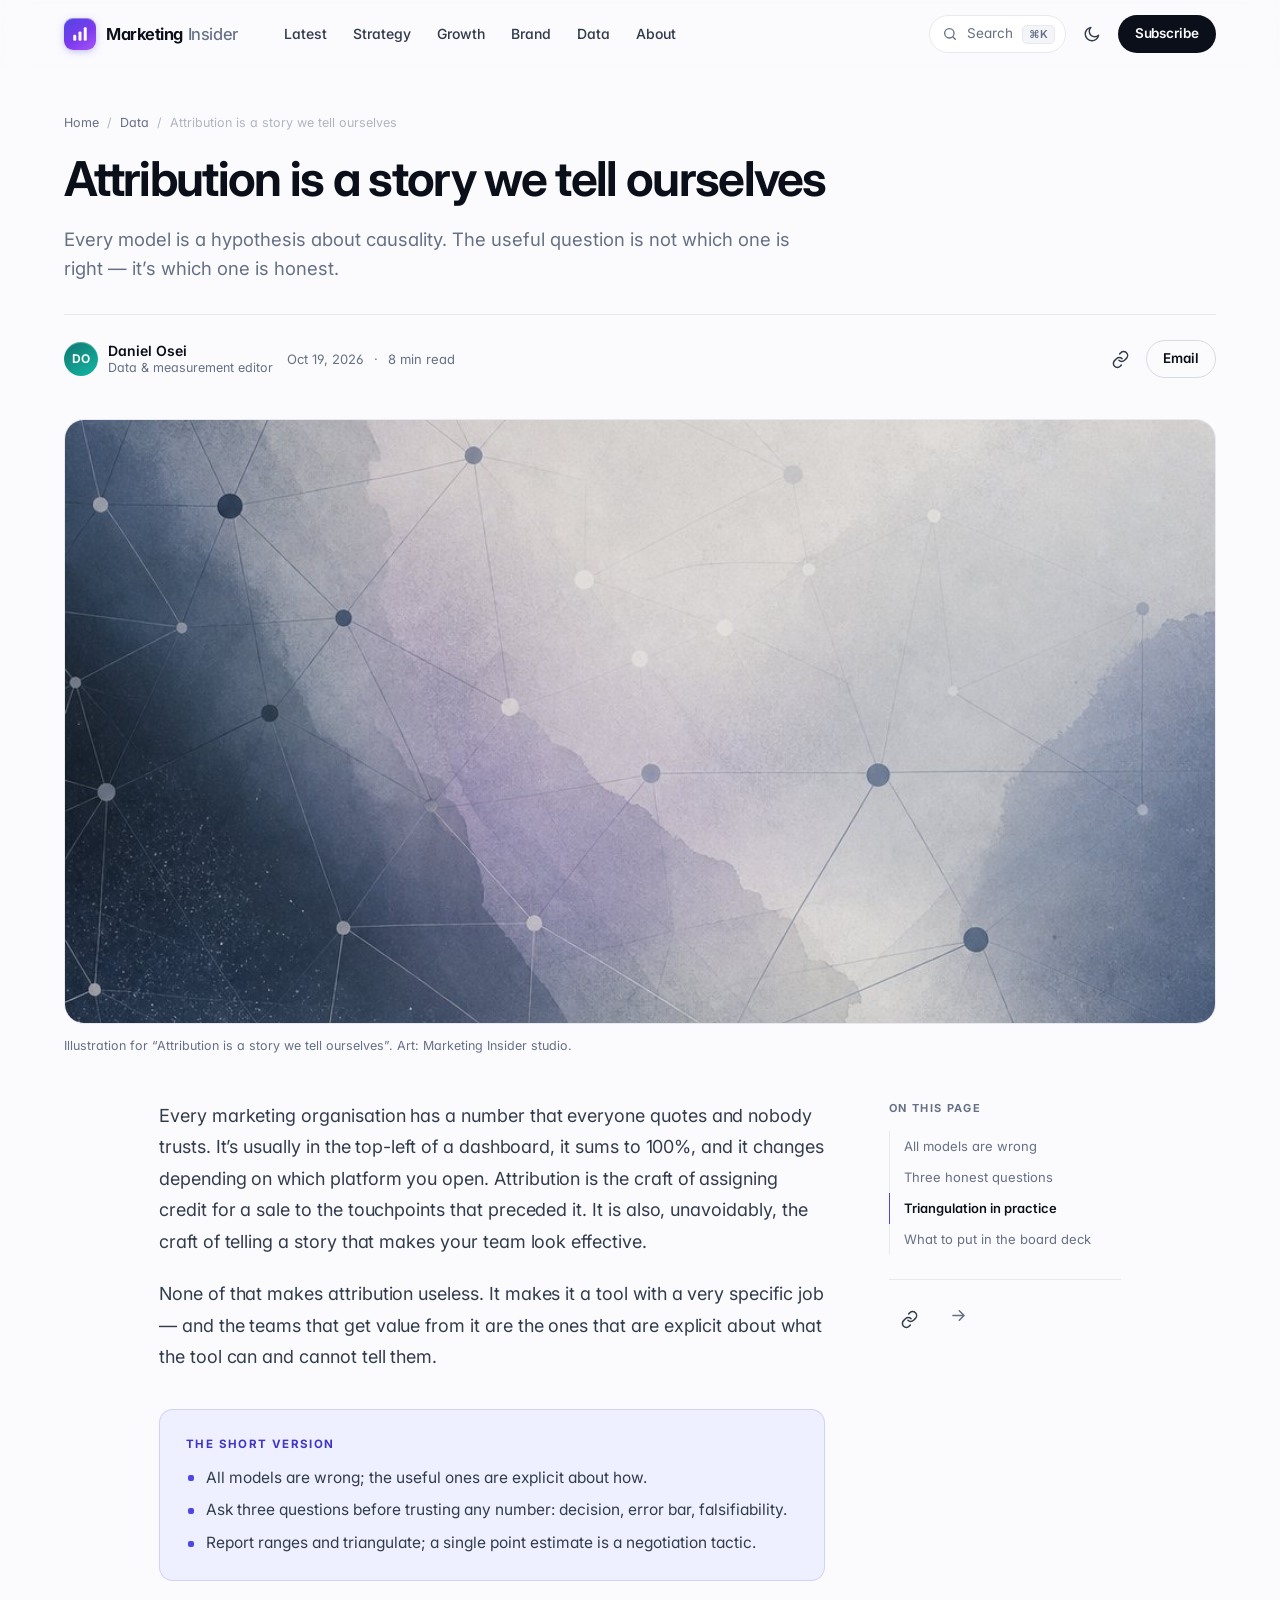
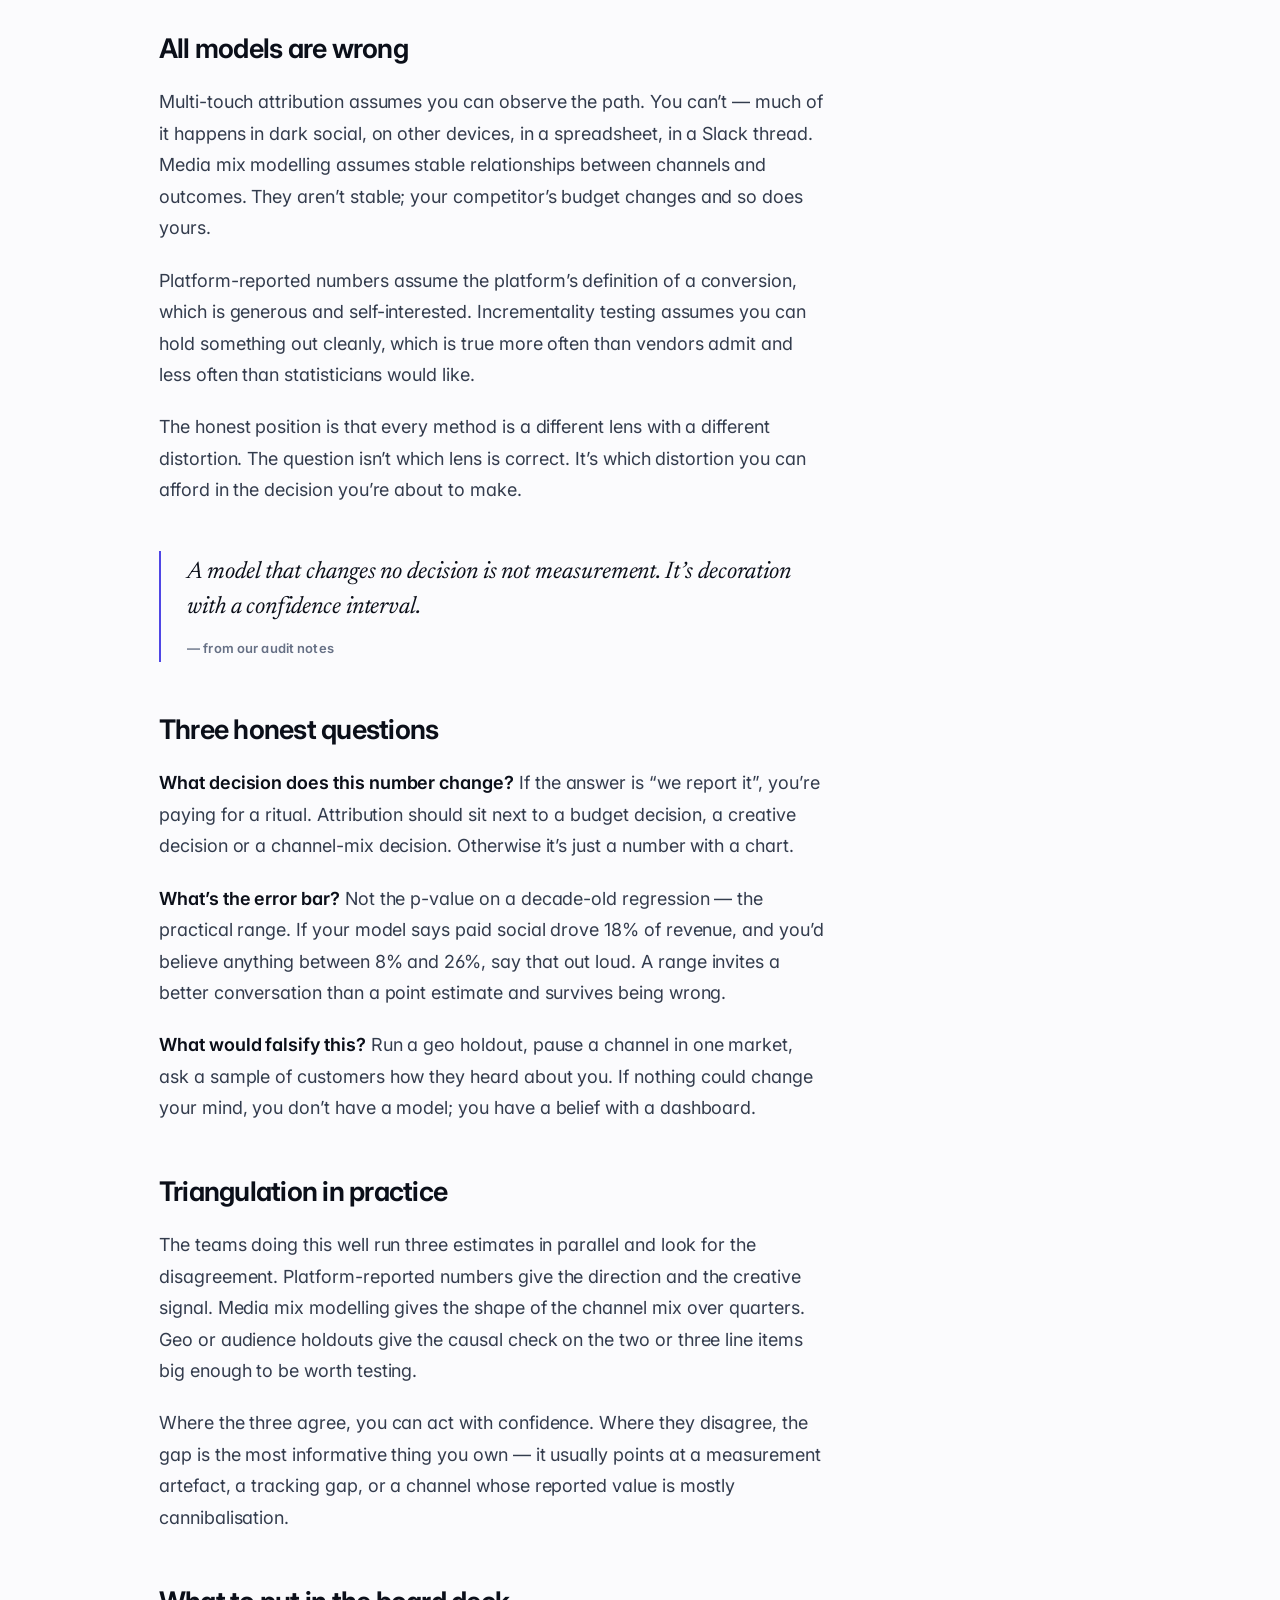
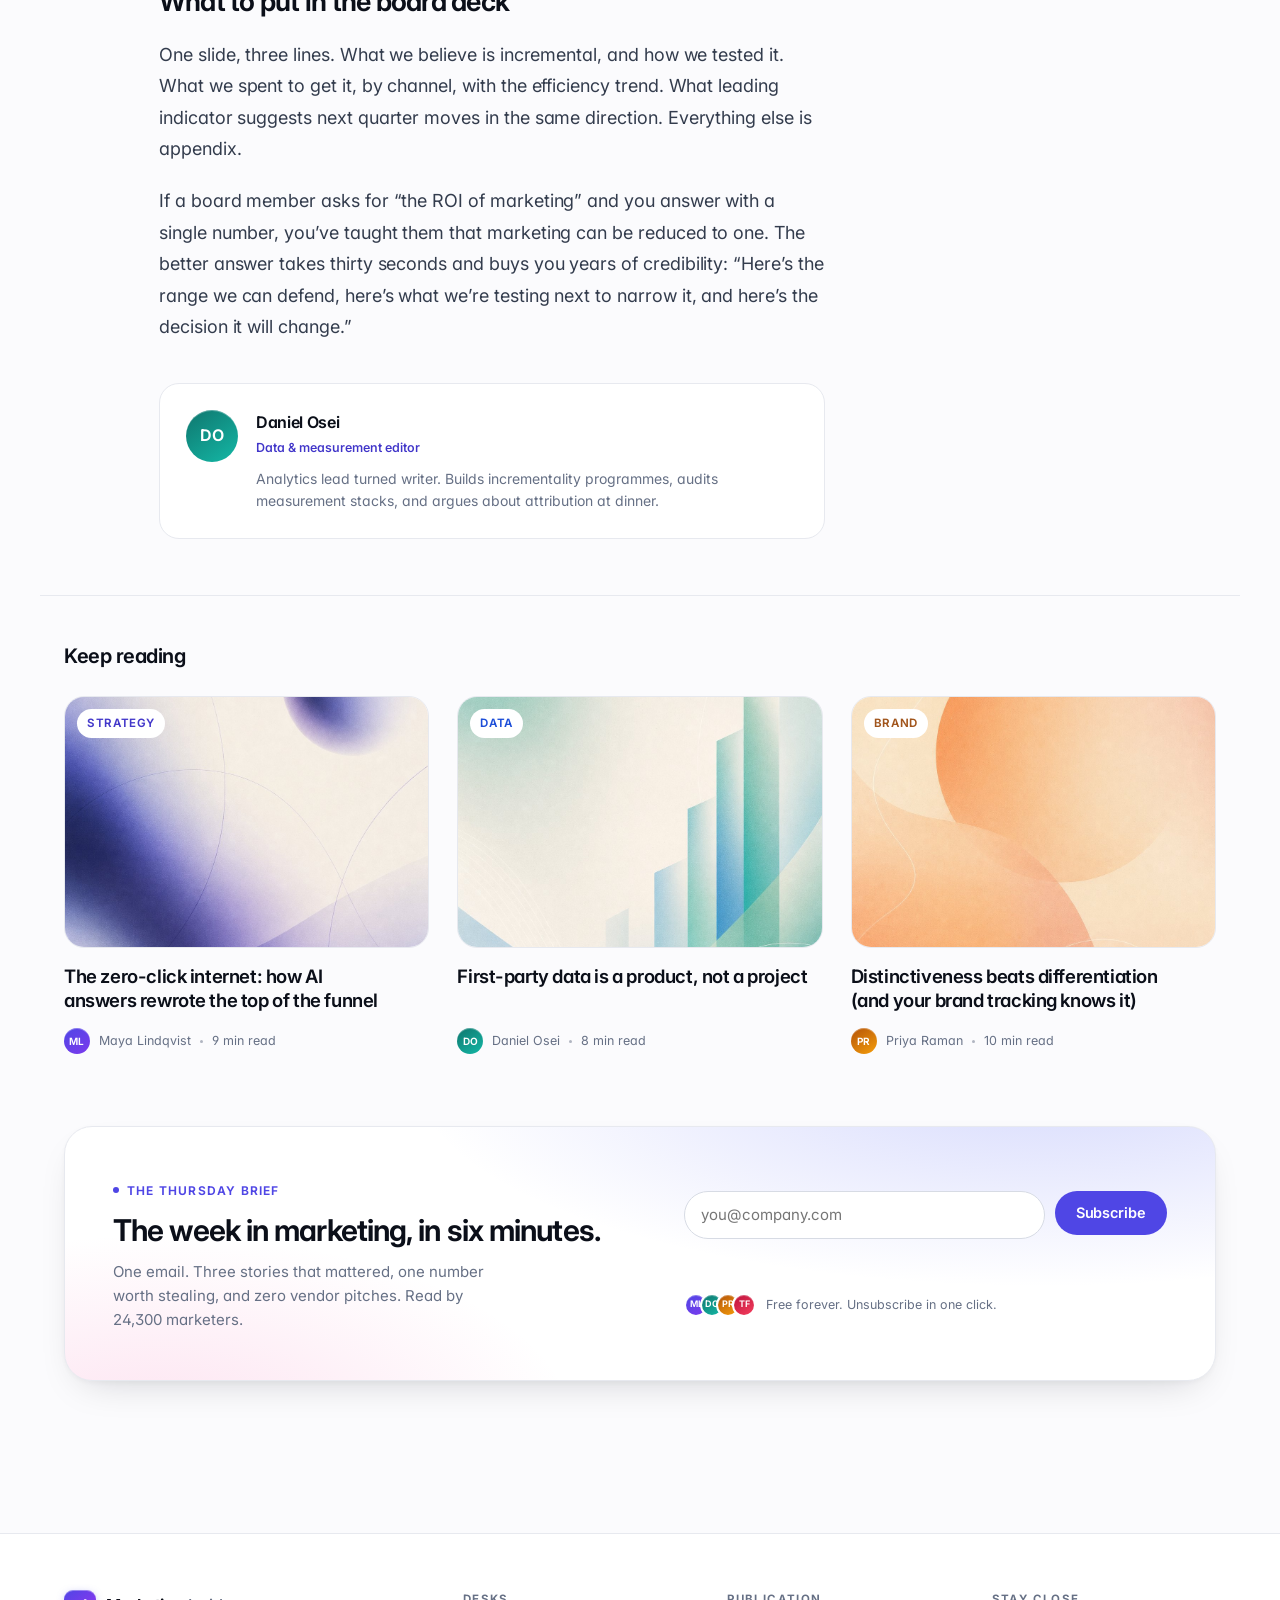
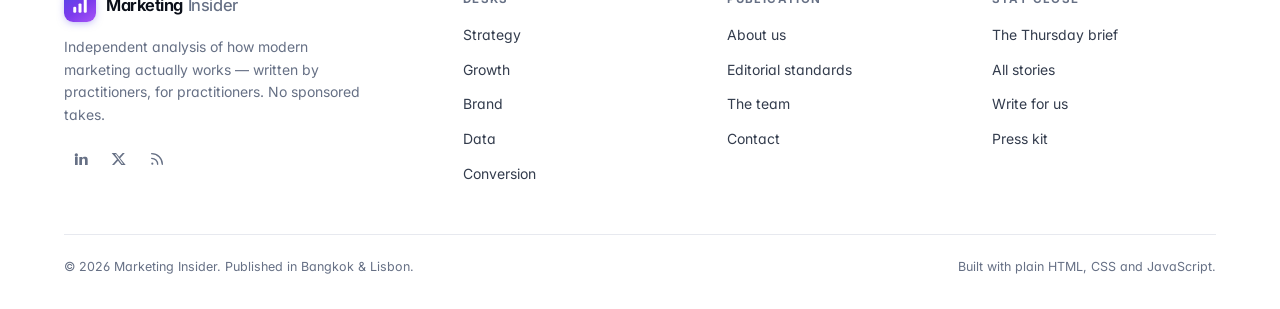
<file: articles/attribution-story.html>
<!doctype html>
<html lang="en" data-theme="light">
<head>
<meta charset="utf-8">
<meta name="viewport" content="width=device-width, initial-scale=1">
<title>Attribution is a story we tell ourselves — Marketing Insider</title>
<meta name="description" content="Every attribution model is a hypothesis about causality. Three honest questions to ask before you trust any number.">
<meta name="theme-color" content="#fbfbfd">
<meta name="author" content="Marketing Insider">
<meta property="og:type" content="article">
<meta property="og:title" content="Attribution is a story we tell ourselves — Marketing Insider">
<meta property="og:description" content="Every attribution model is a hypothesis about causality. Three honest questions to ask before you trust any number.">
<meta property="og:image" content="../assets/img/cover-attribution.jpg">
<meta name="twitter:card" content="summary_large_image">
<link rel="icon" href="../assets/img/favicon.svg" type="image/svg+xml">
<link rel="preconnect" href="https://fonts.googleapis.com">
<link rel="preconnect" href="https://fonts.gstatic.com" crossorigin>
<link href="https://fonts.googleapis.com/css2?family=Inter:wght@400..700&amp;family=Newsreader:ital,opsz,wght@1,6..72,400&amp;display=swap" rel="stylesheet">
<link rel="stylesheet" href="../assets/css/site.css">
<script>
  (function () {
    try {
      var t = localStorage.getItem('mi-theme');
      if (t === 'dark' || t === 'light') document.documentElement.setAttribute('data-theme', t);
    } catch (e) {}
  })();
</script>
</head>
<body data-root="../" data-page="article">

<a class="skip-link" href="#main">Skip to content</a>
<header class="site-header" data-header>
  <div class="wrap header-inner">
    <a class="brand" href="../index.html" aria-label="Marketing Insider — home">
      <span class="brand__mark" aria-hidden="true"><svg viewBox="0 0 24 24" fill="currentColor"><rect x="3" y="13" width="4" height="8" rx="1.6"/><rect x="10" y="8.5" width="4" height="12.5" rx="1.6"/><rect x="17" y="3" width="4" height="18" rx="1.6"/></svg></span>
      <span class="brand__name">Marketing <span>Insider</span></span>
    </a>
    <nav class="nav" aria-label="Primary">
      <a href="../articles.html">Latest</a><a href="../articles.html?category=strategy">Strategy</a><a href="../articles.html?category=growth">Growth</a><a href="../articles.html?category=brand">Brand</a><a href="../articles.html?category=data">Data</a><a href="../about.html">About</a>
    </nav>
    <div class="header-actions">
      <button class="search-trigger" type="button" data-search-open aria-label="Search articles">
        <svg viewBox="0 0 24 24" fill="none" stroke="currentColor" stroke-width="2" stroke-linecap="round" aria-hidden="true"><circle cx="11" cy="11" r="7"/><path d="m20 20-3.6-3.6"/></svg><span>Search</span><kbd>⌘K</kbd>
      </button>
      <button class="icon-btn" type="button" data-theme-toggle aria-label="Switch to dark theme" title="Switch to dark theme" aria-pressed="false">
        <svg class="icon-moon" viewBox="0 0 24 24" fill="none" stroke="currentColor" stroke-width="1.8" stroke-linecap="round" stroke-linejoin="round" aria-hidden="true"><path d="M21 12.8A8.5 8.5 0 1 1 11.2 3a6.5 6.5 0 0 0 9.8 9.8Z"/></svg><svg class="icon-sun" viewBox="0 0 24 24" fill="none" stroke="currentColor" stroke-width="1.8" stroke-linecap="round" aria-hidden="true"><circle cx="12" cy="12" r="4"/><path d="M12 2v2M12 20v2M4.9 4.9l1.4 1.4M17.7 17.7l1.4 1.4M2 12h2M20 12h2M4.9 19.1l1.4-1.4M17.7 6.3l1.4-1.4"/></svg>
      </button>
      <a class="btn btn--sm" href="../index.html#newsletter">Subscribe</a>
      <button class="icon-btn menu-toggle" type="button" data-menu-toggle aria-expanded="false" aria-controls="mobileNav" aria-label="Open menu">
        <svg viewBox="0 0 24 24" fill="none" stroke="currentColor" stroke-width="2" stroke-linecap="round" aria-hidden="true"><path d="M4 7h16M4 12h16M4 17h16"/></svg>
      </button>
    </div>
  </div>
  <div class="mobile-nav" id="mobileNav" data-mobile-nav data-open="false">
    <ul><li><a href="../articles.html">Latest</a></li><li><a href="../articles.html?category=strategy">Strategy</a></li><li><a href="../articles.html?category=growth">Growth</a></li><li><a href="../articles.html?category=brand">Brand</a></li><li><a href="../articles.html?category=data">Data</a></li><li><a href="../about.html">About</a></li></ul>
    <a class="btn" href="../index.html#newsletter">Subscribe to the brief</a>
  </div>
</header>

<main id="main">
  <div class="progress" aria-hidden="true"><div class="progress__bar" data-progress></div></div>
  <article>
    <header class="article-head">
      <div class="wrap">
        <nav class="breadcrumb" aria-label="Breadcrumb">
          <a href="../index.html">Home</a><span>/</span>
          <a href="../articles.html?category=data">Data</a><span>/</span>
          <span aria-current="page">Attribution is a story we tell ourselves</span>
        </nav>
        <h1>Attribution is a story we tell ourselves</h1>
        <p class="dek">Every model is a hypothesis about causality. The useful question is not which one is right — it’s which one is honest.</p>
        <div class="article-byline">
          <div class="author">
            <span class="avatar avatar--b">DO</span>
            <div>
              <div class="author__name">Daniel Osei</div>
              <div class="author__role">Data &amp; measurement editor</div>
            </div>
          </div>
          <div class="article-byline__meta">
            <span>Oct 19, 2026</span><span>·</span><span>8 min read</span>
          </div>
          <div class="article-byline__actions">
      <button class="icon-btn" type="button" data-copy-link aria-label="Copy a link to this article" title="Copy link"><svg viewBox="0 0 24 24" fill="none" stroke="currentColor" stroke-width="1.9" stroke-linecap="round" stroke-linejoin="round" aria-hidden="true"><path d="M10 13a5 5 0 0 0 7.1 0l2.4-2.4a5 5 0 0 0-7.1-7.1L11 4.9"/><path d="M14 11a5 5 0 0 0-7.1 0L4.5 13.4a5 5 0 0 0 7.1 7.1L13 19.1"/></svg></button>
      <a class="btn btn--ghost btn--sm" href="mailto:?subject=Attribution is a story we tell ourselves&amp;body=Thought you might find this useful.">Email</a>
    </div>
        </div>
      </div>
    </header>

    <figure class="article-hero wrap">
      <img src="../assets/img/cover-attribution.jpg" alt="Deep slate blue abstract artwork with connected nodes fading into fog" width="1024" height="1536" fetchpriority="high">
      <figcaption>Illustration for “Attribution is a story we tell ourselves”. Art: Marketing Insider studio.</figcaption>
    </figure>

    <div class="wrap article-layout">
      <div class="article-body">
        <div class="prose">
          
<p>Every marketing organisation has a number that everyone quotes and nobody trusts. It’s usually in the top-left of a dashboard, it sums to 100%, and it changes depending on which platform you open. Attribution is the craft of assigning credit for a sale to the touchpoints that preceded it. It is also, unavoidably, the craft of telling a story that makes your team look effective.</p>
<p>None of that makes attribution useless. It makes it a tool with a very specific job — and the teams that get value from it are the ones that are explicit about what the tool can and cannot tell them.</p>

<div class="key-points">
  <h4>The short version</h4>
  <ul>
    <li>All models are wrong; the useful ones are explicit about how.</li>
    <li>Ask three questions before trusting any number: decision, error bar, falsifiability.</li>
    <li>Report ranges and triangulate; a single point estimate is a negotiation tactic.</li>
  </ul>
</div>

<h2 id="wrong">All models are wrong</h2>
<p>Multi-touch attribution assumes you can observe the path. You can’t — much of it happens in dark social, on other devices, in a spreadsheet, in a Slack thread. Media mix modelling assumes stable relationships between channels and outcomes. They aren’t stable; your competitor’s budget changes and so does yours.</p>
<p>Platform-reported numbers assume the platform’s definition of a conversion, which is generous and self-interested. Incrementality testing assumes you can hold something out cleanly, which is true more often than vendors admit and less often than statisticians would like.</p>
<p>The honest position is that every method is a different lens with a different distortion. The question isn’t which lens is correct. It’s which distortion you can afford in the decision you’re about to make.</p>

<blockquote>
  <p>A model that changes no decision is not measurement. It’s decoration with a confidence interval.</p>
  <cite>— from our audit notes</cite>
</blockquote>

<h2 id="questions">Three honest questions</h2>
<p><strong>What decision does this number change?</strong> If the answer is “we report it”, you’re paying for a ritual. Attribution should sit next to a budget decision, a creative decision or a channel-mix decision. Otherwise it’s just a number with a chart.</p>
<p><strong>What’s the error bar?</strong> Not the p-value on a decade-old regression — the practical range. If your model says paid social drove 18% of revenue, and you’d believe anything between 8% and 26%, say that out loud. A range invites a better conversation than a point estimate and survives being wrong.</p>
<p><strong>What would falsify this?</strong> Run a geo holdout, pause a channel in one market, ask a sample of customers how they heard about you. If nothing could change your mind, you don’t have a model; you have a belief with a dashboard.</p>

<h2 id="triangulation">Triangulation in practice</h2>
<p>The teams doing this well run three estimates in parallel and look for the disagreement. Platform-reported numbers give the direction and the creative signal. Media mix modelling gives the shape of the channel mix over quarters. Geo or audience holdouts give the causal check on the two or three line items big enough to be worth testing.</p>
<p>Where the three agree, you can act with confidence. Where they disagree, the gap is the most informative thing you own — it usually points at a measurement artefact, a tracking gap, or a channel whose reported value is mostly cannibalisation.</p>

<h2 id="board">What to put in the board deck</h2>
<p>One slide, three lines. What we believe is incremental, and how we tested it. What we spent to get it, by channel, with the efficiency trend. What leading indicator suggests next quarter moves in the same direction. Everything else is appendix.</p>
<p>If a board member asks for “the ROI of marketing” and you answer with a single number, you’ve taught them that marketing can be reduced to one. The better answer takes thirty seconds and buys you years of credibility: “Here’s the range we can defend, here’s what we’re testing next to narrow it, and here’s the decision it will change.”</p>

        </div>

        <div class="article-foot">
          <div class="author-card">
            <span class="avatar avatar--b">DO</span>
            <div>
              <h3>Daniel Osei</h3>
              <div class="role">Data &amp; measurement editor</div>
              <p>Analytics lead turned writer. Builds incrementality programmes, audits measurement stacks, and argues about attribution at dinner.</p>
            </div>
          </div>
        </div>
      </div>

      <aside class="toc" aria-label="On this page">
        <h4>On this page</h4>
        <ol id="tocList"></ol>
        <div class="toc__share">
          <button class="icon-btn" type="button" data-copy-link aria-label="Copy a link to this article" title="Copy link"><svg viewBox="0 0 24 24" fill="none" stroke="currentColor" stroke-width="1.9" stroke-linecap="round" stroke-linejoin="round" aria-hidden="true"><path d="M10 13a5 5 0 0 0 7.1 0l2.4-2.4a5 5 0 0 0-7.1-7.1L11 4.9"/><path d="M14 11a5 5 0 0 0-7.1 0L4.5 13.4a5 5 0 0 0 7.1 7.1L13 19.1"/></svg></button>
          <a class="icon-btn" href="../articles.html" aria-label="Browse all stories" title="All stories"><svg width="15" height="15" viewBox="0 0 24 24" fill="none" stroke="currentColor" stroke-width="2" stroke-linecap="round" stroke-linejoin="round" aria-hidden="true"><path d="M5 12h14M13 6l6 6-6 6"/></svg></a>
        </div>
      </aside>
    </div>

    <section class="wrap related" aria-labelledby="related-title">
      <h2 id="related-title">Keep reading</h2>
      <div class="grid grid--3">
        
<article class="card reveal">
  <a class="card__media" href="ai-search-zero-click.html" tabindex="-1" aria-hidden="true">
    <img src="../assets/img/cover-ai.jpg" alt="" width="1024" height="1536" loading="lazy">
    <span class="tag tag--strategy">Strategy</span>
  </a>
  <div class="card__body">
    <h3 class="card__title"><a href="ai-search-zero-click.html">The zero-click internet: how AI answers rewrote the top of the funnel</a></h3>
    <div class="card__meta">
      <span class="avatar avatar--a">ML</span>
      <span>Maya Lindqvist</span>
      <span class="sep"></span>
      <span>9 min read</span>
    </div>
  </div>
</article>
<article class="card reveal">
  <a class="card__media" href="first-party-data.html" tabindex="-1" aria-hidden="true">
    <img src="../assets/img/cover-growth.jpg" alt="" width="1024" height="1536" loading="lazy">
    <span class="tag tag--data">Data</span>
  </a>
  <div class="card__body">
    <h3 class="card__title"><a href="first-party-data.html">First-party data is a product, not a project</a></h3>
    <div class="card__meta">
      <span class="avatar avatar--b">DO</span>
      <span>Daniel Osei</span>
      <span class="sep"></span>
      <span>8 min read</span>
    </div>
  </div>
</article>
<article class="card reveal">
  <a class="card__media" href="brand-distinctiveness.html" tabindex="-1" aria-hidden="true">
    <img src="../assets/img/cover-brand.jpg" alt="" width="1024" height="1536" loading="lazy">
    <span class="tag tag--brand">Brand</span>
  </a>
  <div class="card__body">
    <h3 class="card__title"><a href="brand-distinctiveness.html">Distinctiveness beats differentiation (and your brand tracking knows it)</a></h3>
    <div class="card__meta">
      <span class="avatar avatar--c">PR</span>
      <span>Priya Raman</span>
      <span class="sep"></span>
      <span>10 min read</span>
    </div>
  </div>
</article>
      </div>
    </section>
  </article>
</main>

<section class="section" id="newsletter" aria-labelledby="newsletter-title">
  <div class="wrap">
    <div class="newsletter reveal">
      <div>
        <span class="eyebrow eyebrow--accent"><span class="dot"></span>The Thursday brief</span>
        <h2 id="newsletter-title">The week in marketing, in six minutes.</h2>
        <p>One email. Three stories that mattered, one number worth stealing, and zero vendor pitches. Read by 24,300 marketers.</p>
      </div>
      <form class="newsletter__form" data-newsletter novalidate>
        <div class="field-row">
          <input class="input" id="email-nl-articles-attribution-story" type="email" name="email" placeholder="you@company.com"
                 aria-label="Email address" autocomplete="email" required>
          <button class="btn btn--accent" type="submit">Subscribe</button>
        </div>
        <p class="form-msg" data-form-msg aria-live="polite"></p>
        <div class="newsletter__proof">
          <span class="avatar-stack" aria-hidden="true">
            <span class="avatar avatar--a">ML</span><span class="avatar avatar--b">DO</span>
            <span class="avatar avatar--c">PR</span><span class="avatar avatar--d">TF</span>
          </span>
          <span>Free forever. Unsubscribe in one click.</span>
        </div>
      </form>
    </div>
  </div>
</section>

<footer class="site-footer">
  <div class="wrap">
    <div class="footer-grid">
      <div class="footer-brand">
        <a class="brand" href="../index.html"><span class="brand__mark" aria-hidden="true"><svg viewBox="0 0 24 24" fill="currentColor"><rect x="3" y="13" width="4" height="8" rx="1.6"/><rect x="10" y="8.5" width="4" height="12.5" rx="1.6"/><rect x="17" y="3" width="4" height="18" rx="1.6"/></svg></span><span class="brand__name">Marketing <span>Insider</span></span></a>
        <p>Independent analysis of how modern marketing actually works — written by practitioners, for practitioners. No sponsored takes.</p>
        <div class="socials" style="margin-top:16px">
          <a href="#" aria-label="Marketing Insider on LinkedIn"><svg viewBox="0 0 24 24" fill="currentColor" aria-hidden="true"><path d="M4.98 3.5a2.5 2.5 0 1 1 0 5 2.5 2.5 0 0 1 0-5ZM3 9h4v12H3V9Zm7 0h3.8v1.7h.05c.53-1 1.83-2.05 3.77-2.05C21.6 8.65 22 10.9 22 13.9V21h-4v-6.3c0-1.5-.03-3.4-2.1-3.4-2.1 0-2.42 1.6-2.42 3.3V21h-4V9Z"/></svg></a>
          <a href="#" aria-label="Marketing Insider on X"><svg viewBox="0 0 24 24" fill="currentColor" aria-hidden="true"><path d="M17.5 3h3.2l-7 8 8.3 10h-6.5l-5-6.2L4.7 21H1.5l7.5-8.6L1 3h6.6l4.6 5.7L17.5 3Zm-1.1 16h1.8L7.7 4.8H5.8L16.4 19Z"/></svg></a>
          <a href="#" aria-label="Marketing Insider RSS feed"><svg viewBox="0 0 24 24" fill="none" stroke="currentColor" stroke-width="2" stroke-linecap="round" aria-hidden="true"><path d="M4 11a9 9 0 0 1 9 9M4 4a16 16 0 0 1 16 16"/><circle cx="5" cy="19" r="1.6" fill="currentColor" stroke="none"/></svg></a>
        </div>
      </div>
      <div class="footer-col">
        <h4>Desks</h4>
        <ul>
          <li><a href="../articles.html?category=strategy">Strategy</a></li>
          <li><a href="../articles.html?category=growth">Growth</a></li>
          <li><a href="../articles.html?category=brand">Brand</a></li>
          <li><a href="../articles.html?category=data">Data</a></li>
          <li><a href="../articles.html?category=conversion">Conversion</a></li>
        </ul>
      </div>
      <div class="footer-col">
        <h4>Publication</h4>
        <ul>
          <li><a href="../about.html">About us</a></li>
          <li><a href="../about.html#standards">Editorial standards</a></li>
          <li><a href="../about.html#team">The team</a></li>
          <li><a href="../about.html#contact">Contact</a></li>
        </ul>
      </div>
      <div class="footer-col">
        <h4>Stay close</h4>
        <ul>
          <li><a href="../index.html#newsletter">The Thursday brief</a></li>
          <li><a href="../articles.html">All stories</a></li>
          <li><a href="#">Write for us</a></li>
          <li><a href="#">Press kit</a></li>
        </ul>
      </div>
    </div>
    <div class="footer-bottom">
      <span>© 2026 Marketing Insider. Published in Bangkok &amp; Lisbon.</span>
      <span>Built with plain HTML, CSS and JavaScript.</span>
    </div>
  </div>
</footer>

<script src="../assets/js/site.js" defer></script>
</body>
</html>
</file>
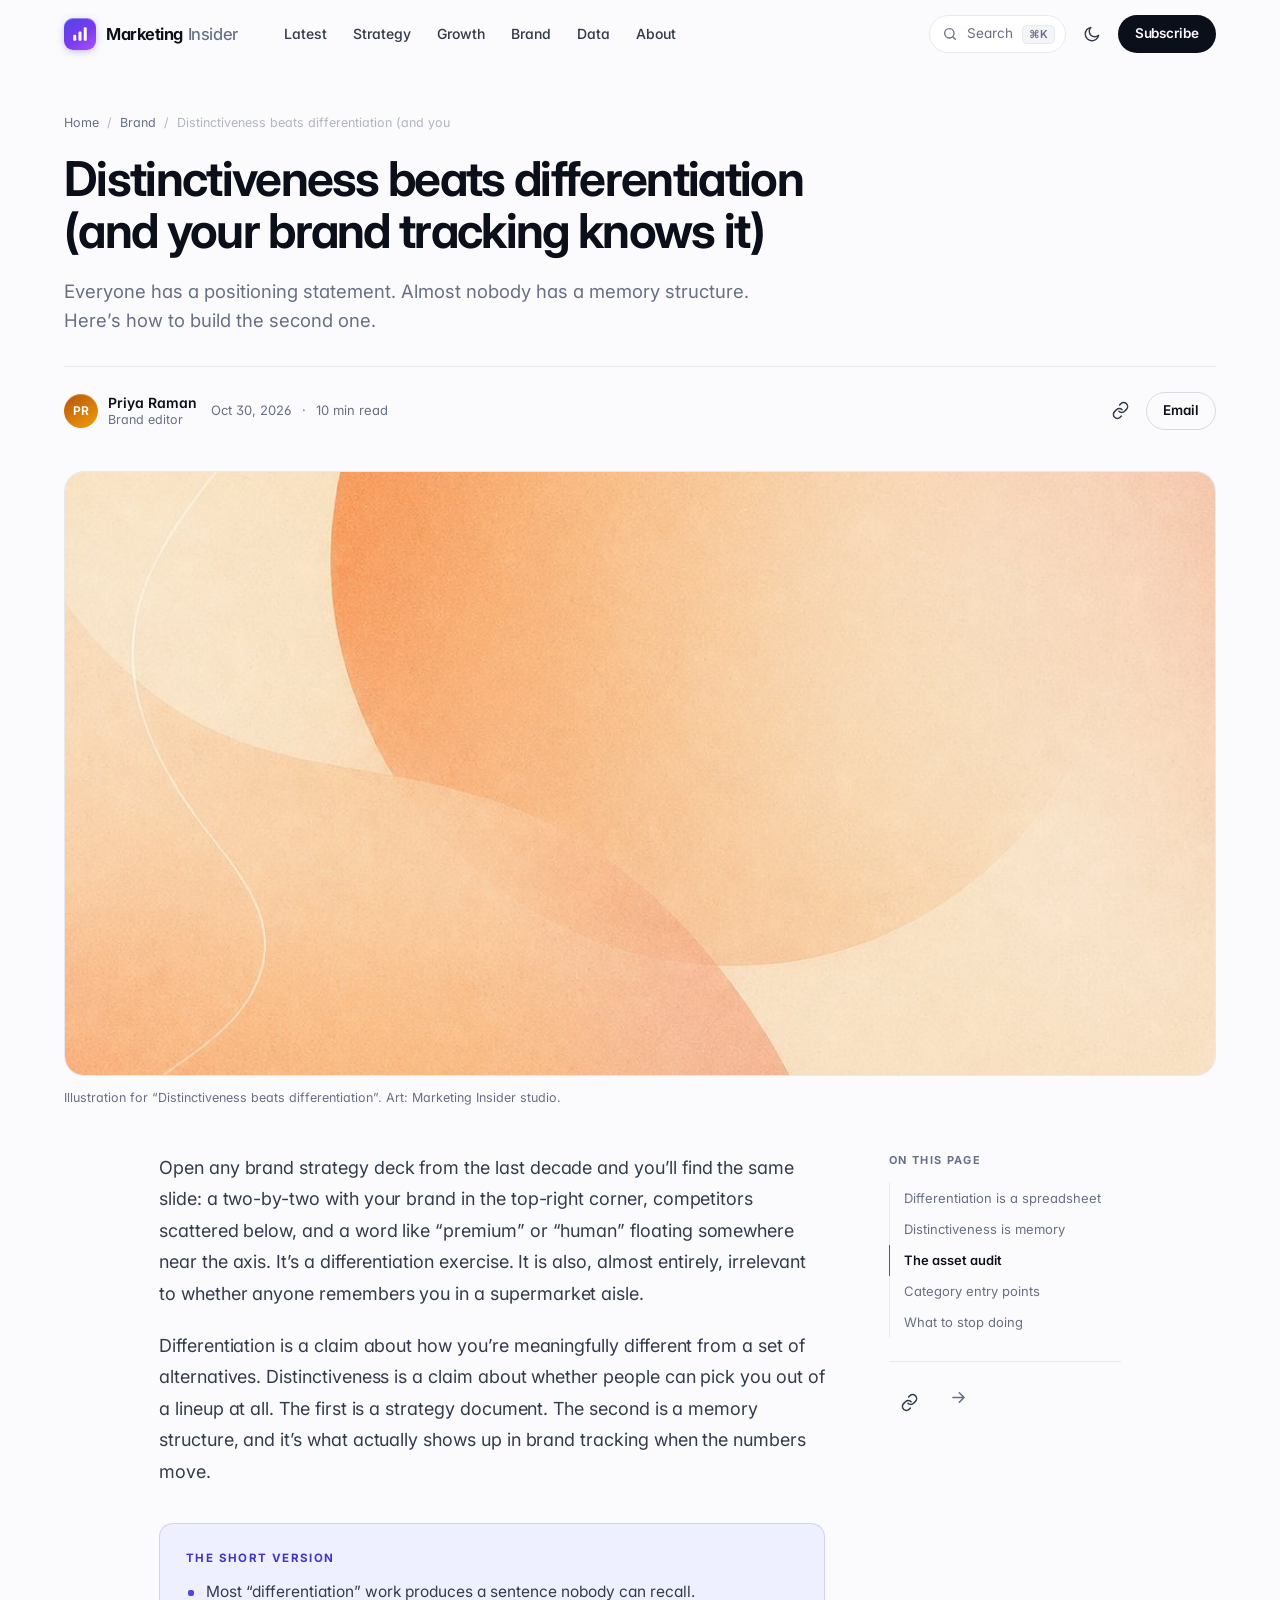
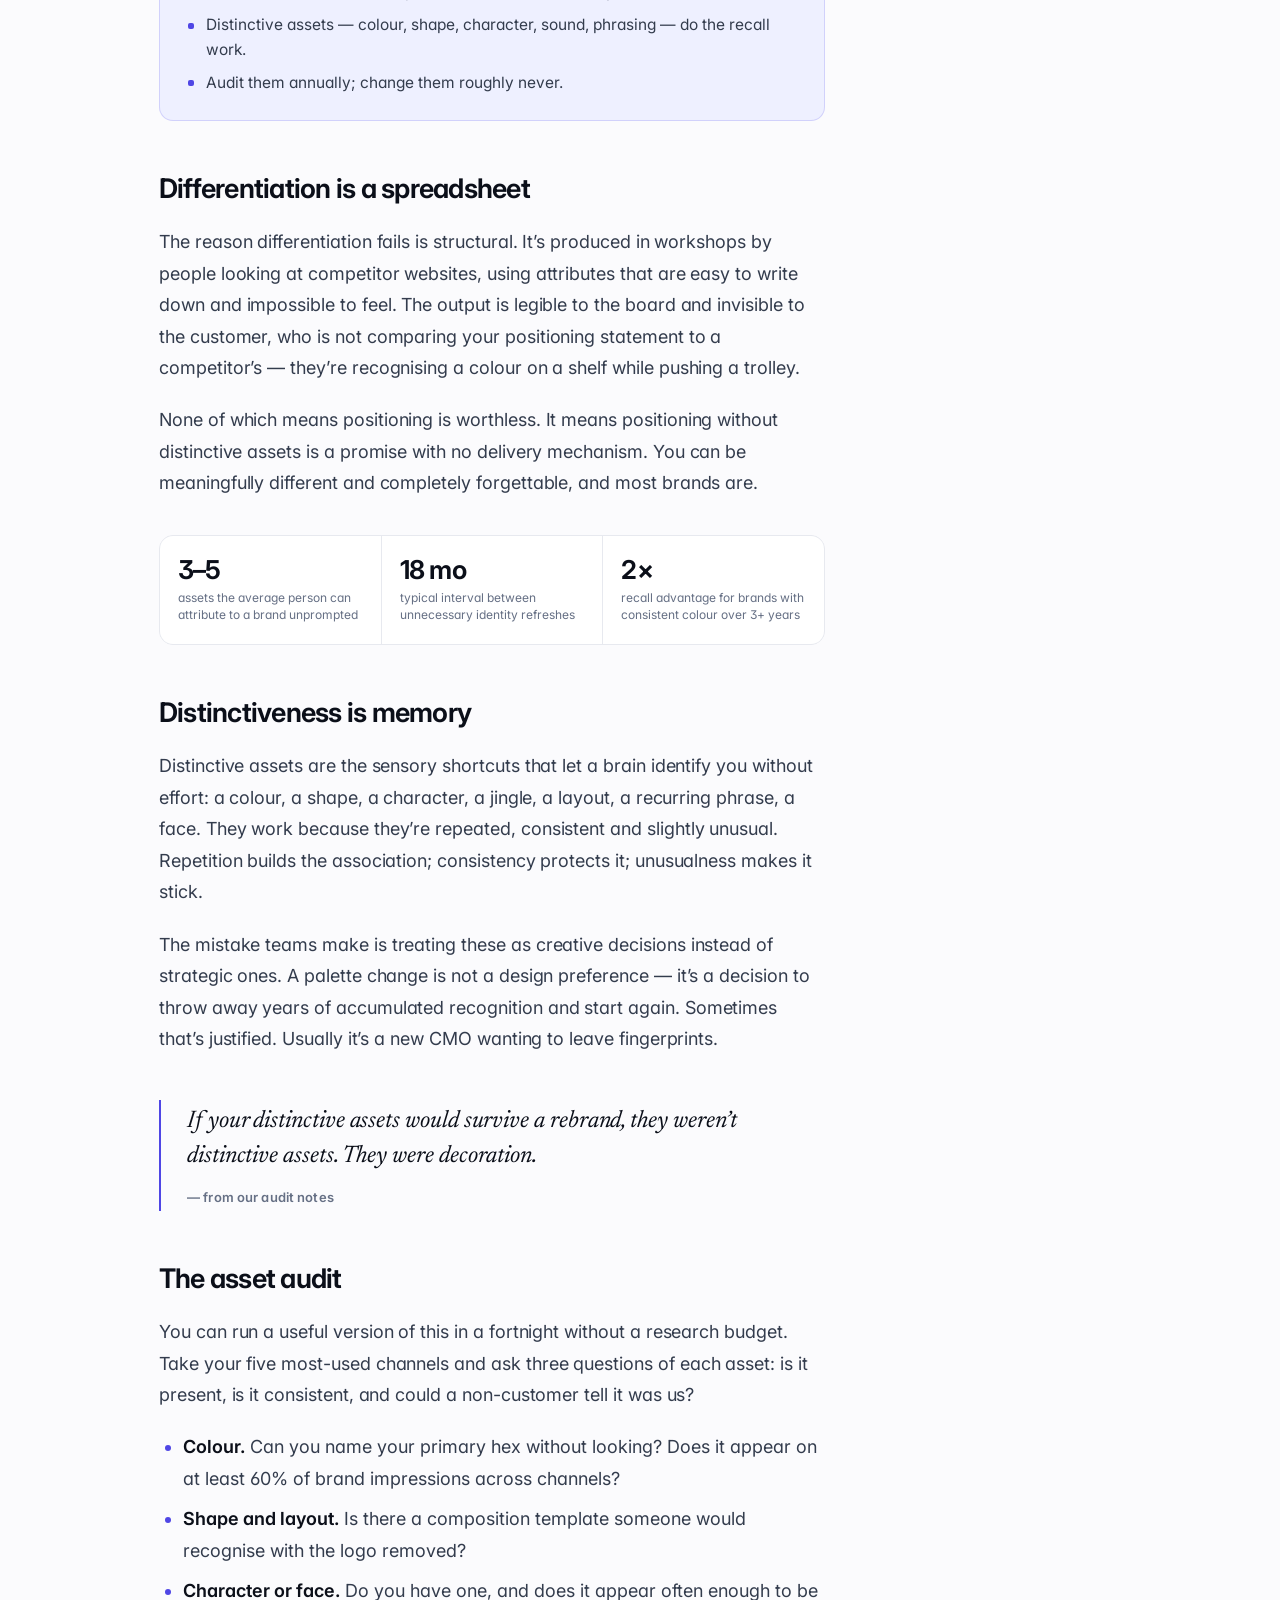
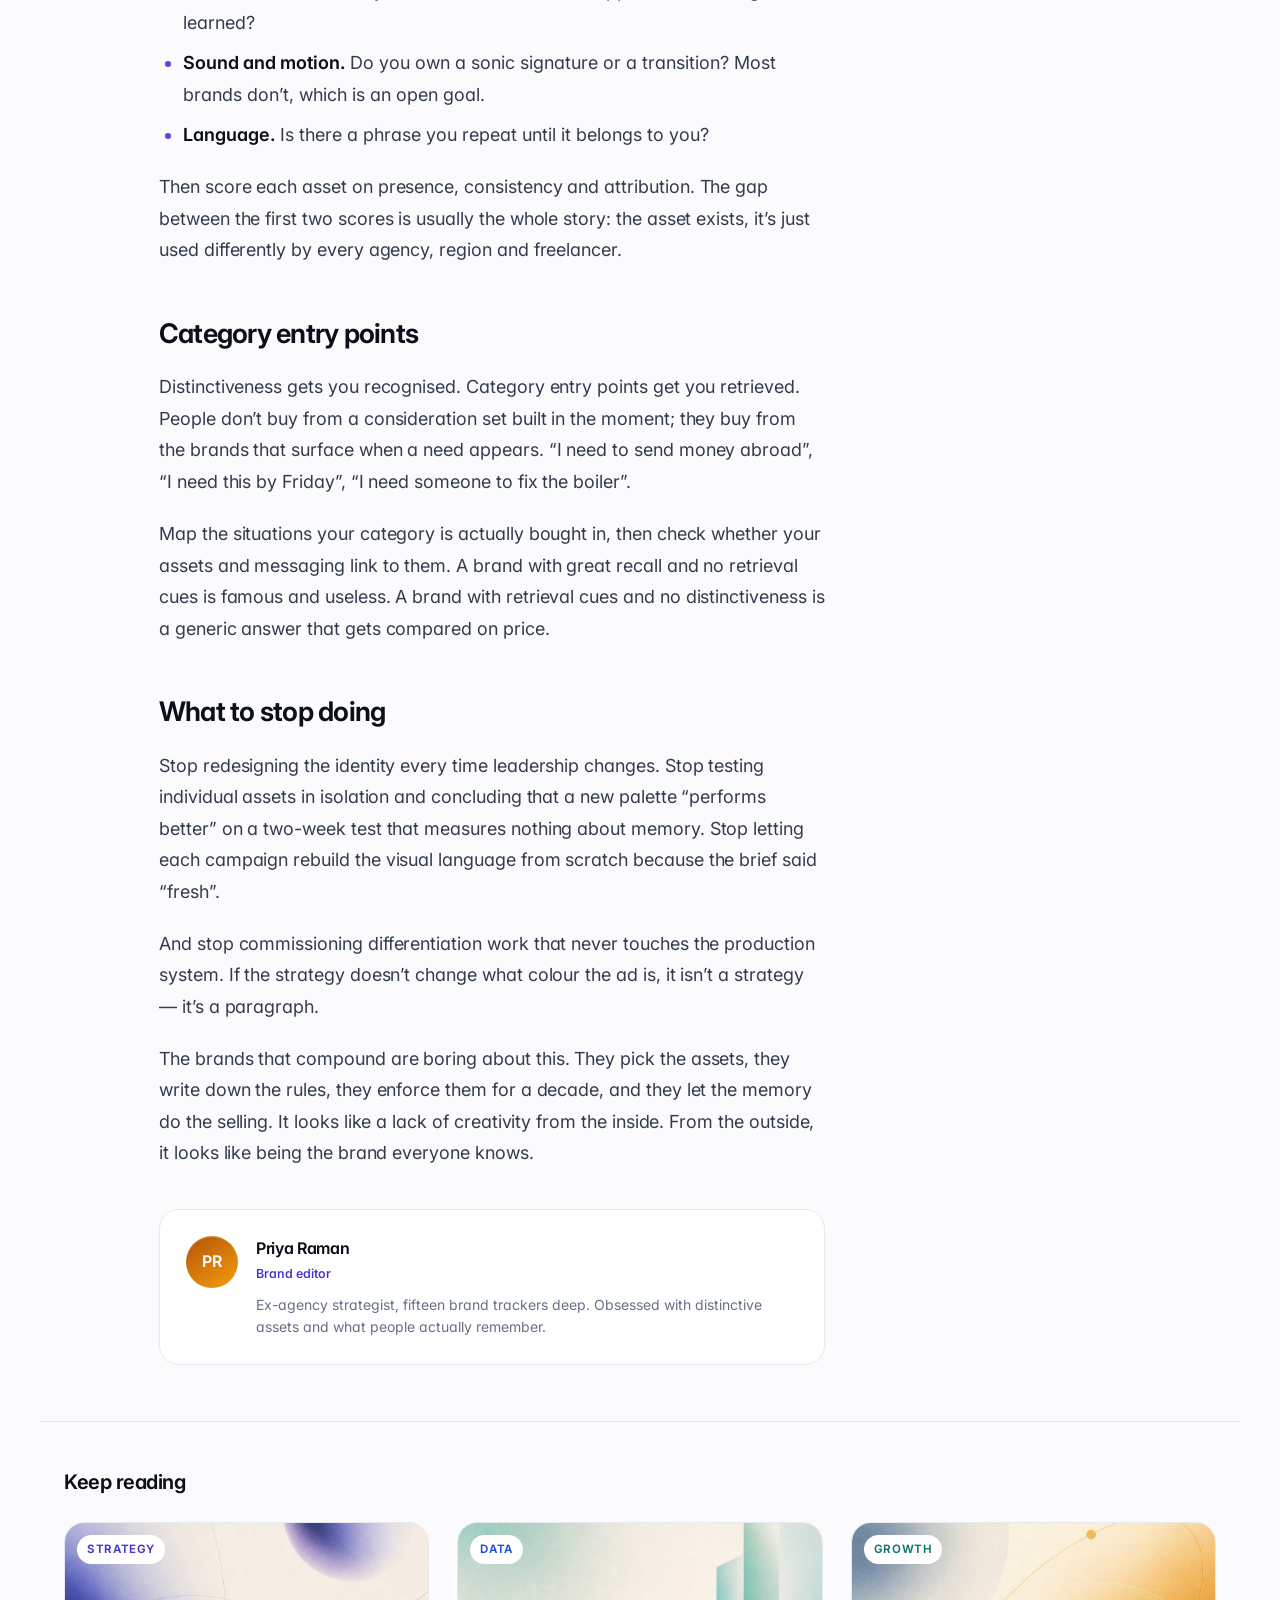
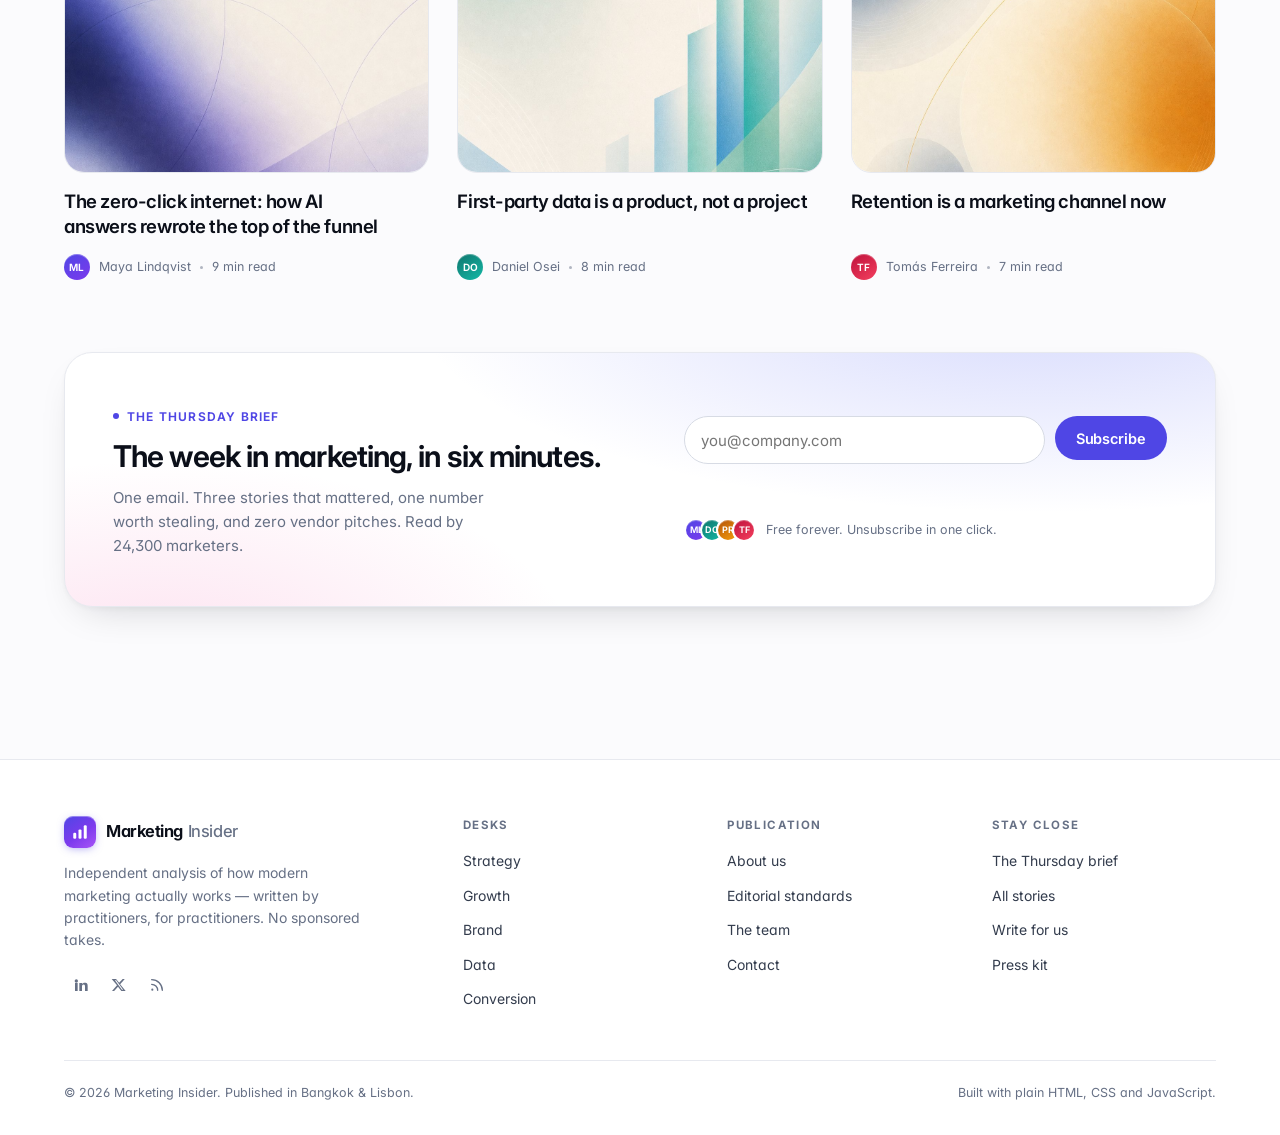
<file: articles/brand-distinctiveness.html>
<!doctype html>
<html lang="en" data-theme="light">
<head>
<meta charset="utf-8">
<meta name="viewport" content="width=device-width, initial-scale=1">
<title>Distinctiveness beats differentiation (and your brand tracking knows it) — Marketing Insider</title>
<meta name="description" content="Differentiation lives in a strategy deck. Distinctiveness lives in memory. How to audit the assets that actually do the work.">
<meta name="theme-color" content="#fbfbfd">
<meta name="author" content="Marketing Insider">
<meta property="og:type" content="article">
<meta property="og:title" content="Distinctiveness beats differentiation (and your brand tracking knows it) — Marketing Insider">
<meta property="og:description" content="Differentiation lives in a strategy deck. Distinctiveness lives in memory. How to audit the assets that actually do the work.">
<meta property="og:image" content="../assets/img/cover-brand.jpg">
<meta name="twitter:card" content="summary_large_image">
<link rel="icon" href="../assets/img/favicon.svg" type="image/svg+xml">
<link rel="preconnect" href="https://fonts.googleapis.com">
<link rel="preconnect" href="https://fonts.gstatic.com" crossorigin>
<link href="https://fonts.googleapis.com/css2?family=Inter:wght@400..700&amp;family=Newsreader:ital,opsz,wght@1,6..72,400&amp;display=swap" rel="stylesheet">
<link rel="stylesheet" href="../assets/css/site.css">
<script>
  (function () {
    try {
      var t = localStorage.getItem('mi-theme');
      if (t === 'dark' || t === 'light') document.documentElement.setAttribute('data-theme', t);
    } catch (e) {}
  })();
</script>
</head>
<body data-root="../" data-page="article">

<a class="skip-link" href="#main">Skip to content</a>
<header class="site-header" data-header>
  <div class="wrap header-inner">
    <a class="brand" href="../index.html" aria-label="Marketing Insider — home">
      <span class="brand__mark" aria-hidden="true"><svg viewBox="0 0 24 24" fill="currentColor"><rect x="3" y="13" width="4" height="8" rx="1.6"/><rect x="10" y="8.5" width="4" height="12.5" rx="1.6"/><rect x="17" y="3" width="4" height="18" rx="1.6"/></svg></span>
      <span class="brand__name">Marketing <span>Insider</span></span>
    </a>
    <nav class="nav" aria-label="Primary">
      <a href="../articles.html">Latest</a><a href="../articles.html?category=strategy">Strategy</a><a href="../articles.html?category=growth">Growth</a><a href="../articles.html?category=brand">Brand</a><a href="../articles.html?category=data">Data</a><a href="../about.html">About</a>
    </nav>
    <div class="header-actions">
      <button class="search-trigger" type="button" data-search-open aria-label="Search articles">
        <svg viewBox="0 0 24 24" fill="none" stroke="currentColor" stroke-width="2" stroke-linecap="round" aria-hidden="true"><circle cx="11" cy="11" r="7"/><path d="m20 20-3.6-3.6"/></svg><span>Search</span><kbd>⌘K</kbd>
      </button>
      <button class="icon-btn" type="button" data-theme-toggle aria-label="Switch to dark theme" title="Switch to dark theme" aria-pressed="false">
        <svg class="icon-moon" viewBox="0 0 24 24" fill="none" stroke="currentColor" stroke-width="1.8" stroke-linecap="round" stroke-linejoin="round" aria-hidden="true"><path d="M21 12.8A8.5 8.5 0 1 1 11.2 3a6.5 6.5 0 0 0 9.8 9.8Z"/></svg><svg class="icon-sun" viewBox="0 0 24 24" fill="none" stroke="currentColor" stroke-width="1.8" stroke-linecap="round" aria-hidden="true"><circle cx="12" cy="12" r="4"/><path d="M12 2v2M12 20v2M4.9 4.9l1.4 1.4M17.7 17.7l1.4 1.4M2 12h2M20 12h2M4.9 19.1l1.4-1.4M17.7 6.3l1.4-1.4"/></svg>
      </button>
      <a class="btn btn--sm" href="../index.html#newsletter">Subscribe</a>
      <button class="icon-btn menu-toggle" type="button" data-menu-toggle aria-expanded="false" aria-controls="mobileNav" aria-label="Open menu">
        <svg viewBox="0 0 24 24" fill="none" stroke="currentColor" stroke-width="2" stroke-linecap="round" aria-hidden="true"><path d="M4 7h16M4 12h16M4 17h16"/></svg>
      </button>
    </div>
  </div>
  <div class="mobile-nav" id="mobileNav" data-mobile-nav data-open="false">
    <ul><li><a href="../articles.html">Latest</a></li><li><a href="../articles.html?category=strategy">Strategy</a></li><li><a href="../articles.html?category=growth">Growth</a></li><li><a href="../articles.html?category=brand">Brand</a></li><li><a href="../articles.html?category=data">Data</a></li><li><a href="../about.html">About</a></li></ul>
    <a class="btn" href="../index.html#newsletter">Subscribe to the brief</a>
  </div>
</header>

<main id="main">
  <div class="progress" aria-hidden="true"><div class="progress__bar" data-progress></div></div>
  <article>
    <header class="article-head">
      <div class="wrap">
        <nav class="breadcrumb" aria-label="Breadcrumb">
          <a href="../index.html">Home</a><span>/</span>
          <a href="../articles.html?category=brand">Brand</a><span>/</span>
          <span aria-current="page">Distinctiveness beats differentiation (and you</span>
        </nav>
        <h1>Distinctiveness beats differentiation (and your brand tracking knows it)</h1>
        <p class="dek">Everyone has a positioning statement. Almost nobody has a memory structure. Here’s how to build the second one.</p>
        <div class="article-byline">
          <div class="author">
            <span class="avatar avatar--c">PR</span>
            <div>
              <div class="author__name">Priya Raman</div>
              <div class="author__role">Brand editor</div>
            </div>
          </div>
          <div class="article-byline__meta">
            <span>Oct 30, 2026</span><span>·</span><span>10 min read</span>
          </div>
          <div class="article-byline__actions">
      <button class="icon-btn" type="button" data-copy-link aria-label="Copy a link to this article" title="Copy link"><svg viewBox="0 0 24 24" fill="none" stroke="currentColor" stroke-width="1.9" stroke-linecap="round" stroke-linejoin="round" aria-hidden="true"><path d="M10 13a5 5 0 0 0 7.1 0l2.4-2.4a5 5 0 0 0-7.1-7.1L11 4.9"/><path d="M14 11a5 5 0 0 0-7.1 0L4.5 13.4a5 5 0 0 0 7.1 7.1L13 19.1"/></svg></button>
      <a class="btn btn--ghost btn--sm" href="mailto:?subject=Distinctiveness beats differentiation (and your brand tracking knows it)&amp;body=Thought you might find this useful.">Email</a>
    </div>
        </div>
      </div>
    </header>

    <figure class="article-hero wrap">
      <img src="../assets/img/cover-brand.jpg" alt="Peach and rose abstract artwork with a soft circle and thin curved lines" width="1024" height="1536" fetchpriority="high">
      <figcaption>Illustration for “Distinctiveness beats differentiation”. Art: Marketing Insider studio.</figcaption>
    </figure>

    <div class="wrap article-layout">
      <div class="article-body">
        <div class="prose">
          
<p>Open any brand strategy deck from the last decade and you’ll find the same slide: a two-by-two with your brand in the top-right corner, competitors scattered below, and a word like “premium” or “human” floating somewhere near the axis. It’s a differentiation exercise. It is also, almost entirely, irrelevant to whether anyone remembers you in a supermarket aisle.</p>
<p>Differentiation is a claim about how you’re meaningfully different from a set of alternatives. Distinctiveness is a claim about whether people can pick you out of a lineup at all. The first is a strategy document. The second is a memory structure, and it’s what actually shows up in brand tracking when the numbers move.</p>

<div class="key-points">
  <h4>The short version</h4>
  <ul>
    <li>Most “differentiation” work produces a sentence nobody can recall.</li>
    <li>Distinctive assets — colour, shape, character, sound, phrasing — do the recall work.</li>
    <li>Audit them annually; change them roughly never.</li>
  </ul>
</div>

<h2 id="spreadsheet">Differentiation is a spreadsheet</h2>
<p>The reason differentiation fails is structural. It’s produced in workshops by people looking at competitor websites, using attributes that are easy to write down and impossible to feel. The output is legible to the board and invisible to the customer, who is not comparing your positioning statement to a competitor’s — they’re recognising a colour on a shelf while pushing a trolley.</p>
<p>None of which means positioning is worthless. It means positioning without distinctive assets is a promise with no delivery mechanism. You can be meaningfully different and completely forgettable, and most brands are.</p>

<div class="pull-stat">
  <div><b>3–5</b><span>assets the average person can attribute to a brand unprompted</span></div>
  <div><b>18 mo</b><span>typical interval between unnecessary identity refreshes</span></div>
  <div><b>2×</b><span>recall advantage for brands with consistent colour over 3+ years</span></div>
</div>

<h2 id="memory">Distinctiveness is memory</h2>
<p>Distinctive assets are the sensory shortcuts that let a brain identify you without effort: a colour, a shape, a character, a jingle, a layout, a recurring phrase, a face. They work because they’re repeated, consistent and slightly unusual. Repetition builds the association; consistency protects it; unusualness makes it stick.</p>
<p>The mistake teams make is treating these as creative decisions instead of strategic ones. A palette change is not a design preference — it’s a decision to throw away years of accumulated recognition and start again. Sometimes that’s justified. Usually it’s a new CMO wanting to leave fingerprints.</p>

<blockquote>
  <p>If your distinctive assets would survive a rebrand, they weren’t distinctive assets. They were decoration.</p>
  <cite>— from our audit notes</cite>
</blockquote>

<h2 id="audit">The asset audit</h2>
<p>You can run a useful version of this in a fortnight without a research budget. Take your five most-used channels and ask three questions of each asset: is it present, is it consistent, and could a non-customer tell it was us?</p>
<ul>
  <li><strong>Colour.</strong> Can you name your primary hex without looking? Does it appear on at least 60% of brand impressions across channels?</li>
  <li><strong>Shape and layout.</strong> Is there a composition template someone would recognise with the logo removed?</li>
  <li><strong>Character or face.</strong> Do you have one, and does it appear often enough to be learned?</li>
  <li><strong>Sound and motion.</strong> Do you own a sonic signature or a transition? Most brands don’t, which is an open goal.</li>
  <li><strong>Language.</strong> Is there a phrase you repeat until it belongs to you?</li>
</ul>
<p>Then score each asset on presence, consistency and attribution. The gap between the first two scores is usually the whole story: the asset exists, it’s just used differently by every agency, region and freelancer.</p>

<h2 id="cep">Category entry points</h2>
<p>Distinctiveness gets you recognised. Category entry points get you retrieved. People don’t buy from a consideration set built in the moment; they buy from the brands that surface when a need appears. “I need to send money abroad”, “I need this by Friday”, “I need someone to fix the boiler”.</p>
<p>Map the situations your category is actually bought in, then check whether your assets and messaging link to them. A brand with great recall and no retrieval cues is famous and useless. A brand with retrieval cues and no distinctiveness is a generic answer that gets compared on price.</p>

<h2 id="stop">What to stop doing</h2>
<p>Stop redesigning the identity every time leadership changes. Stop testing individual assets in isolation and concluding that a new palette “performs better” on a two-week test that measures nothing about memory. Stop letting each campaign rebuild the visual language from scratch because the brief said “fresh”.</p>
<p>And stop commissioning differentiation work that never touches the production system. If the strategy doesn’t change what colour the ad is, it isn’t a strategy — it’s a paragraph.</p>
<p>The brands that compound are boring about this. They pick the assets, they write down the rules, they enforce them for a decade, and they let the memory do the selling. It looks like a lack of creativity from the inside. From the outside, it looks like being the brand everyone knows.</p>

        </div>

        <div class="article-foot">
          <div class="author-card">
            <span class="avatar avatar--c">PR</span>
            <div>
              <h3>Priya Raman</h3>
              <div class="role">Brand editor</div>
              <p>Ex-agency strategist, fifteen brand trackers deep. Obsessed with distinctive assets and what people actually remember.</p>
            </div>
          </div>
        </div>
      </div>

      <aside class="toc" aria-label="On this page">
        <h4>On this page</h4>
        <ol id="tocList"></ol>
        <div class="toc__share">
          <button class="icon-btn" type="button" data-copy-link aria-label="Copy a link to this article" title="Copy link"><svg viewBox="0 0 24 24" fill="none" stroke="currentColor" stroke-width="1.9" stroke-linecap="round" stroke-linejoin="round" aria-hidden="true"><path d="M10 13a5 5 0 0 0 7.1 0l2.4-2.4a5 5 0 0 0-7.1-7.1L11 4.9"/><path d="M14 11a5 5 0 0 0-7.1 0L4.5 13.4a5 5 0 0 0 7.1 7.1L13 19.1"/></svg></button>
          <a class="icon-btn" href="../articles.html" aria-label="Browse all stories" title="All stories"><svg width="15" height="15" viewBox="0 0 24 24" fill="none" stroke="currentColor" stroke-width="2" stroke-linecap="round" stroke-linejoin="round" aria-hidden="true"><path d="M5 12h14M13 6l6 6-6 6"/></svg></a>
        </div>
      </aside>
    </div>

    <section class="wrap related" aria-labelledby="related-title">
      <h2 id="related-title">Keep reading</h2>
      <div class="grid grid--3">
        
<article class="card reveal">
  <a class="card__media" href="ai-search-zero-click.html" tabindex="-1" aria-hidden="true">
    <img src="../assets/img/cover-ai.jpg" alt="" width="1024" height="1536" loading="lazy">
    <span class="tag tag--strategy">Strategy</span>
  </a>
  <div class="card__body">
    <h3 class="card__title"><a href="ai-search-zero-click.html">The zero-click internet: how AI answers rewrote the top of the funnel</a></h3>
    <div class="card__meta">
      <span class="avatar avatar--a">ML</span>
      <span>Maya Lindqvist</span>
      <span class="sep"></span>
      <span>9 min read</span>
    </div>
  </div>
</article>
<article class="card reveal">
  <a class="card__media" href="first-party-data.html" tabindex="-1" aria-hidden="true">
    <img src="../assets/img/cover-growth.jpg" alt="" width="1024" height="1536" loading="lazy">
    <span class="tag tag--data">Data</span>
  </a>
  <div class="card__body">
    <h3 class="card__title"><a href="first-party-data.html">First-party data is a product, not a project</a></h3>
    <div class="card__meta">
      <span class="avatar avatar--b">DO</span>
      <span>Daniel Osei</span>
      <span class="sep"></span>
      <span>8 min read</span>
    </div>
  </div>
</article>
<article class="card reveal">
  <a class="card__media" href="retention-channel.html" tabindex="-1" aria-hidden="true">
    <img src="../assets/img/cover-lifecycle.jpg" alt="" width="1024" height="1536" loading="lazy">
    <span class="tag tag--growth">Growth</span>
  </a>
  <div class="card__body">
    <h3 class="card__title"><a href="retention-channel.html">Retention is a marketing channel now</a></h3>
    <div class="card__meta">
      <span class="avatar avatar--d">TF</span>
      <span>Tomás Ferreira</span>
      <span class="sep"></span>
      <span>7 min read</span>
    </div>
  </div>
</article>
      </div>
    </section>
  </article>
</main>

<section class="section" id="newsletter" aria-labelledby="newsletter-title">
  <div class="wrap">
    <div class="newsletter reveal">
      <div>
        <span class="eyebrow eyebrow--accent"><span class="dot"></span>The Thursday brief</span>
        <h2 id="newsletter-title">The week in marketing, in six minutes.</h2>
        <p>One email. Three stories that mattered, one number worth stealing, and zero vendor pitches. Read by 24,300 marketers.</p>
      </div>
      <form class="newsletter__form" data-newsletter novalidate>
        <div class="field-row">
          <input class="input" id="email-nl-articles-brand-distinctiveness" type="email" name="email" placeholder="you@company.com"
                 aria-label="Email address" autocomplete="email" required>
          <button class="btn btn--accent" type="submit">Subscribe</button>
        </div>
        <p class="form-msg" data-form-msg aria-live="polite"></p>
        <div class="newsletter__proof">
          <span class="avatar-stack" aria-hidden="true">
            <span class="avatar avatar--a">ML</span><span class="avatar avatar--b">DO</span>
            <span class="avatar avatar--c">PR</span><span class="avatar avatar--d">TF</span>
          </span>
          <span>Free forever. Unsubscribe in one click.</span>
        </div>
      </form>
    </div>
  </div>
</section>

<footer class="site-footer">
  <div class="wrap">
    <div class="footer-grid">
      <div class="footer-brand">
        <a class="brand" href="../index.html"><span class="brand__mark" aria-hidden="true"><svg viewBox="0 0 24 24" fill="currentColor"><rect x="3" y="13" width="4" height="8" rx="1.6"/><rect x="10" y="8.5" width="4" height="12.5" rx="1.6"/><rect x="17" y="3" width="4" height="18" rx="1.6"/></svg></span><span class="brand__name">Marketing <span>Insider</span></span></a>
        <p>Independent analysis of how modern marketing actually works — written by practitioners, for practitioners. No sponsored takes.</p>
        <div class="socials" style="margin-top:16px">
          <a href="#" aria-label="Marketing Insider on LinkedIn"><svg viewBox="0 0 24 24" fill="currentColor" aria-hidden="true"><path d="M4.98 3.5a2.5 2.5 0 1 1 0 5 2.5 2.5 0 0 1 0-5ZM3 9h4v12H3V9Zm7 0h3.8v1.7h.05c.53-1 1.83-2.05 3.77-2.05C21.6 8.65 22 10.9 22 13.9V21h-4v-6.3c0-1.5-.03-3.4-2.1-3.4-2.1 0-2.42 1.6-2.42 3.3V21h-4V9Z"/></svg></a>
          <a href="#" aria-label="Marketing Insider on X"><svg viewBox="0 0 24 24" fill="currentColor" aria-hidden="true"><path d="M17.5 3h3.2l-7 8 8.3 10h-6.5l-5-6.2L4.7 21H1.5l7.5-8.6L1 3h6.6l4.6 5.7L17.5 3Zm-1.1 16h1.8L7.7 4.8H5.8L16.4 19Z"/></svg></a>
          <a href="#" aria-label="Marketing Insider RSS feed"><svg viewBox="0 0 24 24" fill="none" stroke="currentColor" stroke-width="2" stroke-linecap="round" aria-hidden="true"><path d="M4 11a9 9 0 0 1 9 9M4 4a16 16 0 0 1 16 16"/><circle cx="5" cy="19" r="1.6" fill="currentColor" stroke="none"/></svg></a>
        </div>
      </div>
      <div class="footer-col">
        <h4>Desks</h4>
        <ul>
          <li><a href="../articles.html?category=strategy">Strategy</a></li>
          <li><a href="../articles.html?category=growth">Growth</a></li>
          <li><a href="../articles.html?category=brand">Brand</a></li>
          <li><a href="../articles.html?category=data">Data</a></li>
          <li><a href="../articles.html?category=conversion">Conversion</a></li>
        </ul>
      </div>
      <div class="footer-col">
        <h4>Publication</h4>
        <ul>
          <li><a href="../about.html">About us</a></li>
          <li><a href="../about.html#standards">Editorial standards</a></li>
          <li><a href="../about.html#team">The team</a></li>
          <li><a href="../about.html#contact">Contact</a></li>
        </ul>
      </div>
      <div class="footer-col">
        <h4>Stay close</h4>
        <ul>
          <li><a href="../index.html#newsletter">The Thursday brief</a></li>
          <li><a href="../articles.html">All stories</a></li>
          <li><a href="#">Write for us</a></li>
          <li><a href="#">Press kit</a></li>
        </ul>
      </div>
    </div>
    <div class="footer-bottom">
      <span>© 2026 Marketing Insider. Published in Bangkok &amp; Lisbon.</span>
      <span>Built with plain HTML, CSS and JavaScript.</span>
    </div>
  </div>
</footer>

<script src="../assets/js/site.js" defer></script>
</body>
</html>
</file>
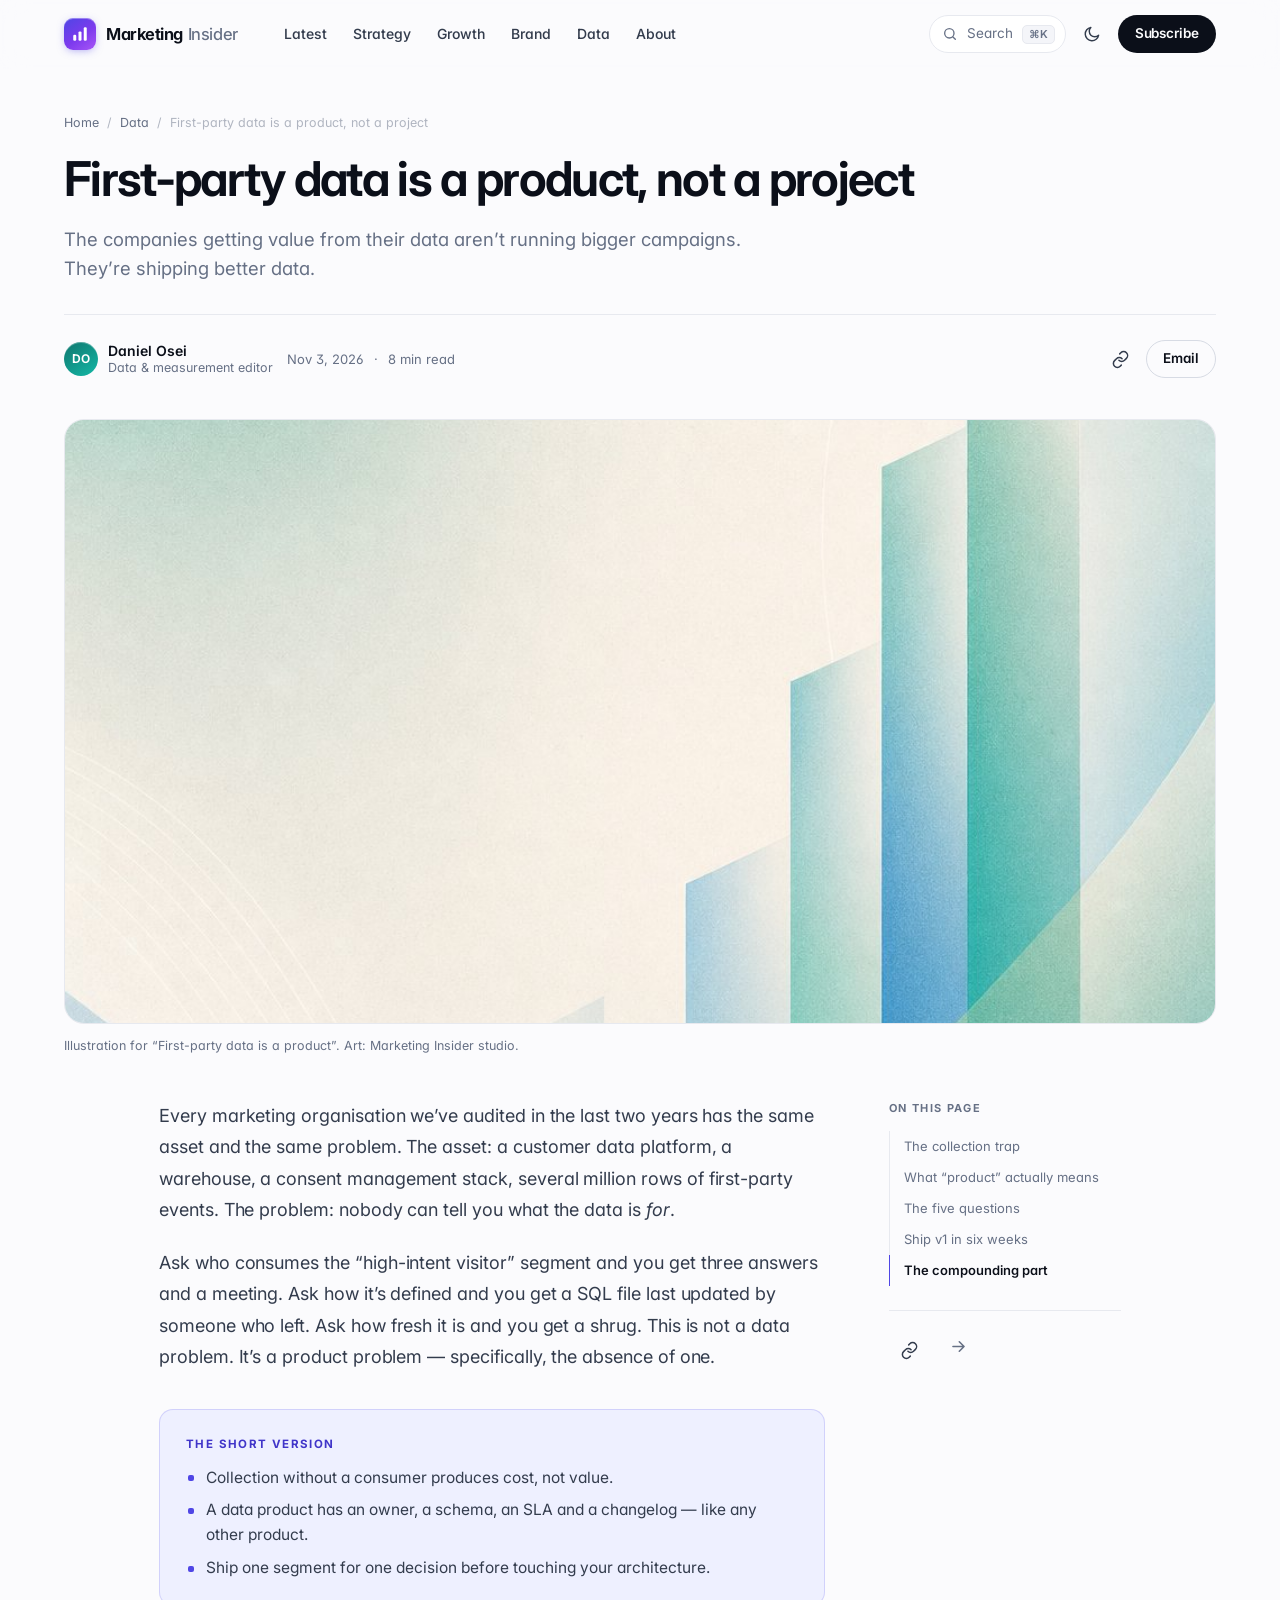
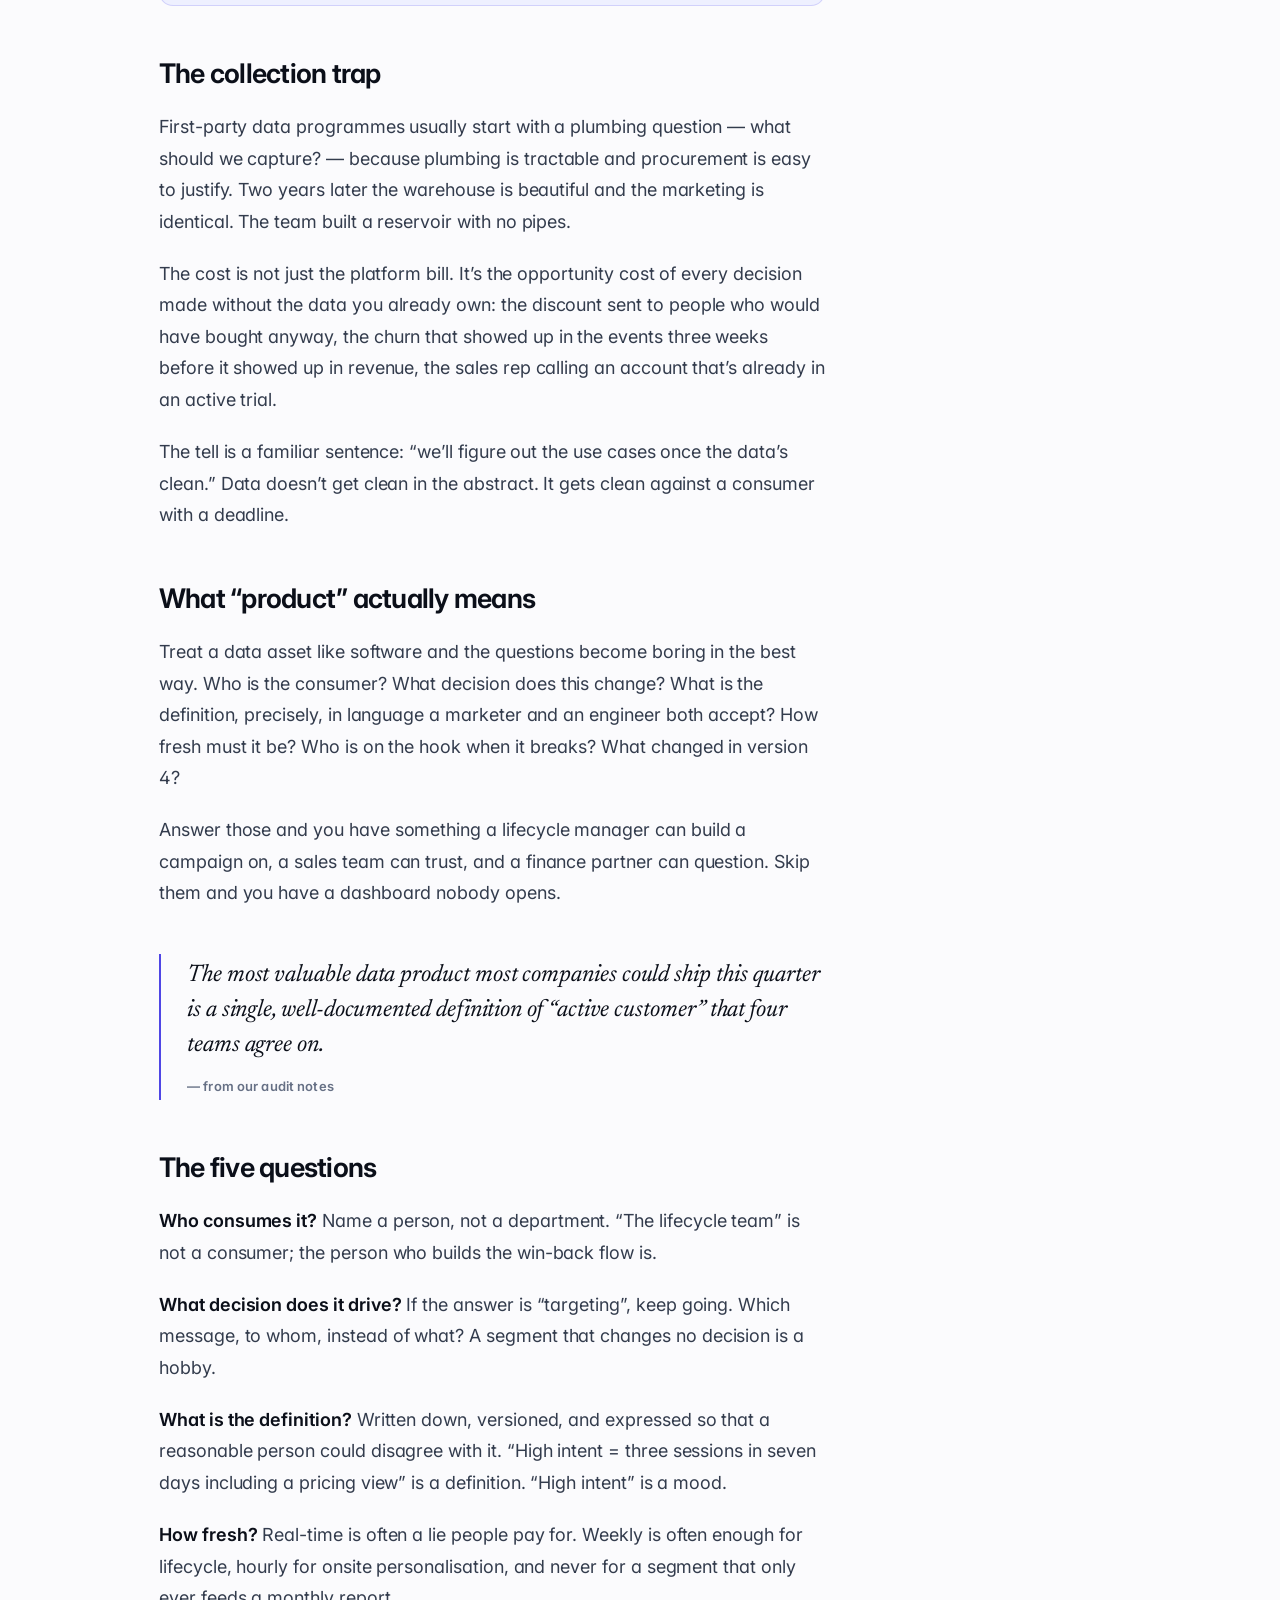
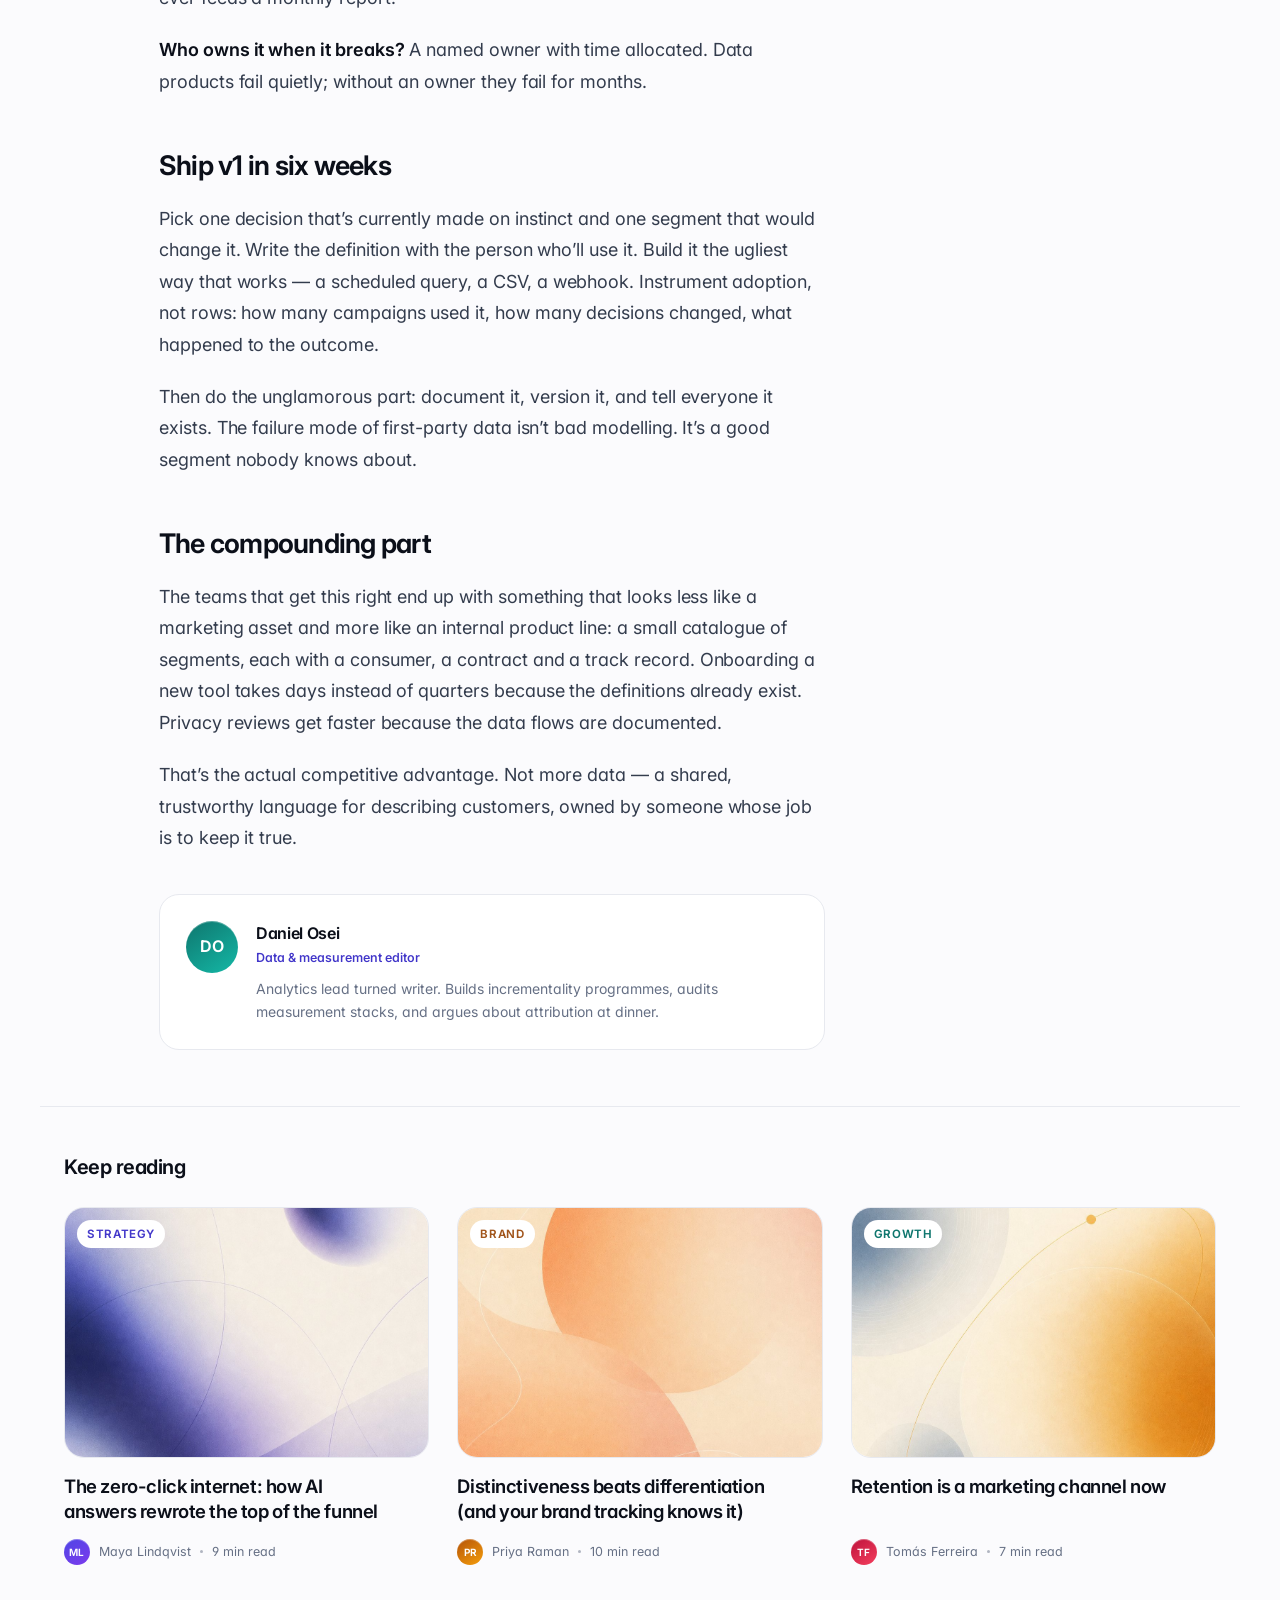
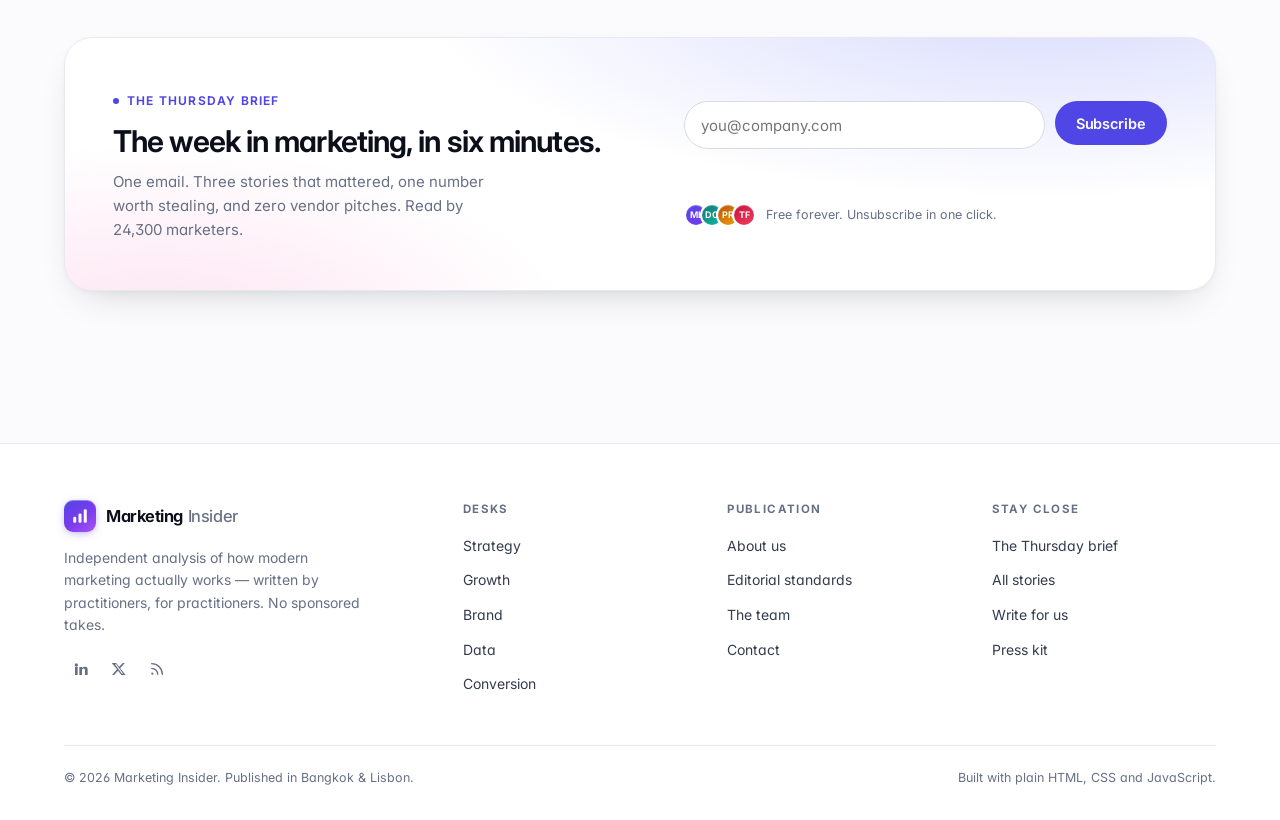
<file: articles/first-party-data.html>
<!doctype html>
<html lang="en" data-theme="light">
<head>
<meta charset="utf-8">
<meta name="viewport" content="width=device-width, initial-scale=1">
<title>First-party data is a product, not a project — Marketing Insider</title>
<meta name="description" content="Most first-party data programmes collect more and decide the same. A practical case for shipping data products, not projects.">
<meta name="theme-color" content="#fbfbfd">
<meta name="author" content="Marketing Insider">
<meta property="og:type" content="article">
<meta property="og:title" content="First-party data is a product, not a project — Marketing Insider">
<meta property="og:description" content="Most first-party data programmes collect more and decide the same. A practical case for shipping data products, not projects.">
<meta property="og:image" content="../assets/img/cover-growth.jpg">
<meta name="twitter:card" content="summary_large_image">
<link rel="icon" href="../assets/img/favicon.svg" type="image/svg+xml">
<link rel="preconnect" href="https://fonts.googleapis.com">
<link rel="preconnect" href="https://fonts.gstatic.com" crossorigin>
<link href="https://fonts.googleapis.com/css2?family=Inter:wght@400..700&amp;family=Newsreader:ital,opsz,wght@1,6..72,400&amp;display=swap" rel="stylesheet">
<link rel="stylesheet" href="../assets/css/site.css">
<script>
  (function () {
    try {
      var t = localStorage.getItem('mi-theme');
      if (t === 'dark' || t === 'light') document.documentElement.setAttribute('data-theme', t);
    } catch (e) {}
  })();
</script>
</head>
<body data-root="../" data-page="article">

<a class="skip-link" href="#main">Skip to content</a>
<header class="site-header" data-header>
  <div class="wrap header-inner">
    <a class="brand" href="../index.html" aria-label="Marketing Insider — home">
      <span class="brand__mark" aria-hidden="true"><svg viewBox="0 0 24 24" fill="currentColor"><rect x="3" y="13" width="4" height="8" rx="1.6"/><rect x="10" y="8.5" width="4" height="12.5" rx="1.6"/><rect x="17" y="3" width="4" height="18" rx="1.6"/></svg></span>
      <span class="brand__name">Marketing <span>Insider</span></span>
    </a>
    <nav class="nav" aria-label="Primary">
      <a href="../articles.html">Latest</a><a href="../articles.html?category=strategy">Strategy</a><a href="../articles.html?category=growth">Growth</a><a href="../articles.html?category=brand">Brand</a><a href="../articles.html?category=data">Data</a><a href="../about.html">About</a>
    </nav>
    <div class="header-actions">
      <button class="search-trigger" type="button" data-search-open aria-label="Search articles">
        <svg viewBox="0 0 24 24" fill="none" stroke="currentColor" stroke-width="2" stroke-linecap="round" aria-hidden="true"><circle cx="11" cy="11" r="7"/><path d="m20 20-3.6-3.6"/></svg><span>Search</span><kbd>⌘K</kbd>
      </button>
      <button class="icon-btn" type="button" data-theme-toggle aria-label="Switch to dark theme" title="Switch to dark theme" aria-pressed="false">
        <svg class="icon-moon" viewBox="0 0 24 24" fill="none" stroke="currentColor" stroke-width="1.8" stroke-linecap="round" stroke-linejoin="round" aria-hidden="true"><path d="M21 12.8A8.5 8.5 0 1 1 11.2 3a6.5 6.5 0 0 0 9.8 9.8Z"/></svg><svg class="icon-sun" viewBox="0 0 24 24" fill="none" stroke="currentColor" stroke-width="1.8" stroke-linecap="round" aria-hidden="true"><circle cx="12" cy="12" r="4"/><path d="M12 2v2M12 20v2M4.9 4.9l1.4 1.4M17.7 17.7l1.4 1.4M2 12h2M20 12h2M4.9 19.1l1.4-1.4M17.7 6.3l1.4-1.4"/></svg>
      </button>
      <a class="btn btn--sm" href="../index.html#newsletter">Subscribe</a>
      <button class="icon-btn menu-toggle" type="button" data-menu-toggle aria-expanded="false" aria-controls="mobileNav" aria-label="Open menu">
        <svg viewBox="0 0 24 24" fill="none" stroke="currentColor" stroke-width="2" stroke-linecap="round" aria-hidden="true"><path d="M4 7h16M4 12h16M4 17h16"/></svg>
      </button>
    </div>
  </div>
  <div class="mobile-nav" id="mobileNav" data-mobile-nav data-open="false">
    <ul><li><a href="../articles.html">Latest</a></li><li><a href="../articles.html?category=strategy">Strategy</a></li><li><a href="../articles.html?category=growth">Growth</a></li><li><a href="../articles.html?category=brand">Brand</a></li><li><a href="../articles.html?category=data">Data</a></li><li><a href="../about.html">About</a></li></ul>
    <a class="btn" href="../index.html#newsletter">Subscribe to the brief</a>
  </div>
</header>

<main id="main">
  <div class="progress" aria-hidden="true"><div class="progress__bar" data-progress></div></div>
  <article>
    <header class="article-head">
      <div class="wrap">
        <nav class="breadcrumb" aria-label="Breadcrumb">
          <a href="../index.html">Home</a><span>/</span>
          <a href="../articles.html?category=data">Data</a><span>/</span>
          <span aria-current="page">First-party data is a product, not a project</span>
        </nav>
        <h1>First-party data is a product, not a project</h1>
        <p class="dek">The companies getting value from their data aren’t running bigger campaigns. They’re shipping better data.</p>
        <div class="article-byline">
          <div class="author">
            <span class="avatar avatar--b">DO</span>
            <div>
              <div class="author__name">Daniel Osei</div>
              <div class="author__role">Data &amp; measurement editor</div>
            </div>
          </div>
          <div class="article-byline__meta">
            <span>Nov 3, 2026</span><span>·</span><span>8 min read</span>
          </div>
          <div class="article-byline__actions">
      <button class="icon-btn" type="button" data-copy-link aria-label="Copy a link to this article" title="Copy link"><svg viewBox="0 0 24 24" fill="none" stroke="currentColor" stroke-width="1.9" stroke-linecap="round" stroke-linejoin="round" aria-hidden="true"><path d="M10 13a5 5 0 0 0 7.1 0l2.4-2.4a5 5 0 0 0-7.1-7.1L11 4.9"/><path d="M14 11a5 5 0 0 0-7.1 0L4.5 13.4a5 5 0 0 0 7.1 7.1L13 19.1"/></svg></button>
      <a class="btn btn--ghost btn--sm" href="mailto:?subject=First-party data is a product, not a project&amp;body=Thought you might find this useful.">Email</a>
    </div>
        </div>
      </div>
    </header>

    <figure class="article-hero wrap">
      <img src="../assets/img/cover-growth.jpg" alt="Mint and sky-blue abstract artwork with ascending translucent bars" width="1024" height="1536" fetchpriority="high">
      <figcaption>Illustration for “First-party data is a product”. Art: Marketing Insider studio.</figcaption>
    </figure>

    <div class="wrap article-layout">
      <div class="article-body">
        <div class="prose">
          
<p>Every marketing organisation we’ve audited in the last two years has the same asset and the same problem. The asset: a customer data platform, a warehouse, a consent management stack, several million rows of first-party events. The problem: nobody can tell you what the data is <em>for</em>.</p>
<p>Ask who consumes the “high-intent visitor” segment and you get three answers and a meeting. Ask how it’s defined and you get a SQL file last updated by someone who left. Ask how fresh it is and you get a shrug. This is not a data problem. It’s a product problem — specifically, the absence of one.</p>

<div class="key-points">
  <h4>The short version</h4>
  <ul>
    <li>Collection without a consumer produces cost, not value.</li>
    <li>A data product has an owner, a schema, an SLA and a changelog — like any other product.</li>
    <li>Ship one segment for one decision before touching your architecture.</li>
  </ul>
</div>

<h2 id="collection-trap">The collection trap</h2>
<p>First-party data programmes usually start with a plumbing question — what should we capture? — because plumbing is tractable and procurement is easy to justify. Two years later the warehouse is beautiful and the marketing is identical. The team built a reservoir with no pipes.</p>
<p>The cost is not just the platform bill. It’s the opportunity cost of every decision made without the data you already own: the discount sent to people who would have bought anyway, the churn that showed up in the events three weeks before it showed up in revenue, the sales rep calling an account that’s already in an active trial.</p>
<p>The tell is a familiar sentence: “we’ll figure out the use cases once the data’s clean.” Data doesn’t get clean in the abstract. It gets clean against a consumer with a deadline.</p>

<h2 id="what-product-means">What “product” actually means</h2>
<p>Treat a data asset like software and the questions become boring in the best way. Who is the consumer? What decision does this change? What is the definition, precisely, in language a marketer and an engineer both accept? How fresh must it be? Who is on the hook when it breaks? What changed in version 4?</p>
<p>Answer those and you have something a lifecycle manager can build a campaign on, a sales team can trust, and a finance partner can question. Skip them and you have a dashboard nobody opens.</p>

<blockquote>
  <p>The most valuable data product most companies could ship this quarter is a single, well-documented definition of “active customer” that four teams agree on.</p>
  <cite>— from our audit notes</cite>
</blockquote>

<h2 id="five-questions">The five questions</h2>
<p><strong>Who consumes it?</strong> Name a person, not a department. “The lifecycle team” is not a consumer; the person who builds the win-back flow is.</p>
<p><strong>What decision does it drive?</strong> If the answer is “targeting”, keep going. Which message, to whom, instead of what? A segment that changes no decision is a hobby.</p>
<p><strong>What is the definition?</strong> Written down, versioned, and expressed so that a reasonable person could disagree with it. “High intent = three sessions in seven days including a pricing view” is a definition. “High intent” is a mood.</p>
<p><strong>How fresh?</strong> Real-time is often a lie people pay for. Weekly is often enough for lifecycle, hourly for onsite personalisation, and never for a segment that only ever feeds a monthly report.</p>
<p><strong>Who owns it when it breaks?</strong> A named owner with time allocated. Data products fail quietly; without an owner they fail for months.</p>

<h2 id="ship-v1">Ship v1 in six weeks</h2>
<p>Pick one decision that’s currently made on instinct and one segment that would change it. Write the definition with the person who’ll use it. Build it the ugliest way that works — a scheduled query, a CSV, a webhook. Instrument adoption, not rows: how many campaigns used it, how many decisions changed, what happened to the outcome.</p>
<p>Then do the unglamorous part: document it, version it, and tell everyone it exists. The failure mode of first-party data isn’t bad modelling. It’s a good segment nobody knows about.</p>

<h2 id="compounding">The compounding part</h2>
<p>The teams that get this right end up with something that looks less like a marketing asset and more like an internal product line: a small catalogue of segments, each with a consumer, a contract and a track record. Onboarding a new tool takes days instead of quarters because the definitions already exist. Privacy reviews get faster because the data flows are documented.</p>
<p>That’s the actual competitive advantage. Not more data — a shared, trustworthy language for describing customers, owned by someone whose job is to keep it true.</p>

        </div>

        <div class="article-foot">
          <div class="author-card">
            <span class="avatar avatar--b">DO</span>
            <div>
              <h3>Daniel Osei</h3>
              <div class="role">Data &amp; measurement editor</div>
              <p>Analytics lead turned writer. Builds incrementality programmes, audits measurement stacks, and argues about attribution at dinner.</p>
            </div>
          </div>
        </div>
      </div>

      <aside class="toc" aria-label="On this page">
        <h4>On this page</h4>
        <ol id="tocList"></ol>
        <div class="toc__share">
          <button class="icon-btn" type="button" data-copy-link aria-label="Copy a link to this article" title="Copy link"><svg viewBox="0 0 24 24" fill="none" stroke="currentColor" stroke-width="1.9" stroke-linecap="round" stroke-linejoin="round" aria-hidden="true"><path d="M10 13a5 5 0 0 0 7.1 0l2.4-2.4a5 5 0 0 0-7.1-7.1L11 4.9"/><path d="M14 11a5 5 0 0 0-7.1 0L4.5 13.4a5 5 0 0 0 7.1 7.1L13 19.1"/></svg></button>
          <a class="icon-btn" href="../articles.html" aria-label="Browse all stories" title="All stories"><svg width="15" height="15" viewBox="0 0 24 24" fill="none" stroke="currentColor" stroke-width="2" stroke-linecap="round" stroke-linejoin="round" aria-hidden="true"><path d="M5 12h14M13 6l6 6-6 6"/></svg></a>
        </div>
      </aside>
    </div>

    <section class="wrap related" aria-labelledby="related-title">
      <h2 id="related-title">Keep reading</h2>
      <div class="grid grid--3">
        
<article class="card reveal">
  <a class="card__media" href="ai-search-zero-click.html" tabindex="-1" aria-hidden="true">
    <img src="../assets/img/cover-ai.jpg" alt="" width="1024" height="1536" loading="lazy">
    <span class="tag tag--strategy">Strategy</span>
  </a>
  <div class="card__body">
    <h3 class="card__title"><a href="ai-search-zero-click.html">The zero-click internet: how AI answers rewrote the top of the funnel</a></h3>
    <div class="card__meta">
      <span class="avatar avatar--a">ML</span>
      <span>Maya Lindqvist</span>
      <span class="sep"></span>
      <span>9 min read</span>
    </div>
  </div>
</article>
<article class="card reveal">
  <a class="card__media" href="brand-distinctiveness.html" tabindex="-1" aria-hidden="true">
    <img src="../assets/img/cover-brand.jpg" alt="" width="1024" height="1536" loading="lazy">
    <span class="tag tag--brand">Brand</span>
  </a>
  <div class="card__body">
    <h3 class="card__title"><a href="brand-distinctiveness.html">Distinctiveness beats differentiation (and your brand tracking knows it)</a></h3>
    <div class="card__meta">
      <span class="avatar avatar--c">PR</span>
      <span>Priya Raman</span>
      <span class="sep"></span>
      <span>10 min read</span>
    </div>
  </div>
</article>
<article class="card reveal">
  <a class="card__media" href="retention-channel.html" tabindex="-1" aria-hidden="true">
    <img src="../assets/img/cover-lifecycle.jpg" alt="" width="1024" height="1536" loading="lazy">
    <span class="tag tag--growth">Growth</span>
  </a>
  <div class="card__body">
    <h3 class="card__title"><a href="retention-channel.html">Retention is a marketing channel now</a></h3>
    <div class="card__meta">
      <span class="avatar avatar--d">TF</span>
      <span>Tomás Ferreira</span>
      <span class="sep"></span>
      <span>7 min read</span>
    </div>
  </div>
</article>
      </div>
    </section>
  </article>
</main>

<section class="section" id="newsletter" aria-labelledby="newsletter-title">
  <div class="wrap">
    <div class="newsletter reveal">
      <div>
        <span class="eyebrow eyebrow--accent"><span class="dot"></span>The Thursday brief</span>
        <h2 id="newsletter-title">The week in marketing, in six minutes.</h2>
        <p>One email. Three stories that mattered, one number worth stealing, and zero vendor pitches. Read by 24,300 marketers.</p>
      </div>
      <form class="newsletter__form" data-newsletter novalidate>
        <div class="field-row">
          <input class="input" id="email-nl-articles-first-party-data" type="email" name="email" placeholder="you@company.com"
                 aria-label="Email address" autocomplete="email" required>
          <button class="btn btn--accent" type="submit">Subscribe</button>
        </div>
        <p class="form-msg" data-form-msg aria-live="polite"></p>
        <div class="newsletter__proof">
          <span class="avatar-stack" aria-hidden="true">
            <span class="avatar avatar--a">ML</span><span class="avatar avatar--b">DO</span>
            <span class="avatar avatar--c">PR</span><span class="avatar avatar--d">TF</span>
          </span>
          <span>Free forever. Unsubscribe in one click.</span>
        </div>
      </form>
    </div>
  </div>
</section>

<footer class="site-footer">
  <div class="wrap">
    <div class="footer-grid">
      <div class="footer-brand">
        <a class="brand" href="../index.html"><span class="brand__mark" aria-hidden="true"><svg viewBox="0 0 24 24" fill="currentColor"><rect x="3" y="13" width="4" height="8" rx="1.6"/><rect x="10" y="8.5" width="4" height="12.5" rx="1.6"/><rect x="17" y="3" width="4" height="18" rx="1.6"/></svg></span><span class="brand__name">Marketing <span>Insider</span></span></a>
        <p>Independent analysis of how modern marketing actually works — written by practitioners, for practitioners. No sponsored takes.</p>
        <div class="socials" style="margin-top:16px">
          <a href="#" aria-label="Marketing Insider on LinkedIn"><svg viewBox="0 0 24 24" fill="currentColor" aria-hidden="true"><path d="M4.98 3.5a2.5 2.5 0 1 1 0 5 2.5 2.5 0 0 1 0-5ZM3 9h4v12H3V9Zm7 0h3.8v1.7h.05c.53-1 1.83-2.05 3.77-2.05C21.6 8.65 22 10.9 22 13.9V21h-4v-6.3c0-1.5-.03-3.4-2.1-3.4-2.1 0-2.42 1.6-2.42 3.3V21h-4V9Z"/></svg></a>
          <a href="#" aria-label="Marketing Insider on X"><svg viewBox="0 0 24 24" fill="currentColor" aria-hidden="true"><path d="M17.5 3h3.2l-7 8 8.3 10h-6.5l-5-6.2L4.7 21H1.5l7.5-8.6L1 3h6.6l4.6 5.7L17.5 3Zm-1.1 16h1.8L7.7 4.8H5.8L16.4 19Z"/></svg></a>
          <a href="#" aria-label="Marketing Insider RSS feed"><svg viewBox="0 0 24 24" fill="none" stroke="currentColor" stroke-width="2" stroke-linecap="round" aria-hidden="true"><path d="M4 11a9 9 0 0 1 9 9M4 4a16 16 0 0 1 16 16"/><circle cx="5" cy="19" r="1.6" fill="currentColor" stroke="none"/></svg></a>
        </div>
      </div>
      <div class="footer-col">
        <h4>Desks</h4>
        <ul>
          <li><a href="../articles.html?category=strategy">Strategy</a></li>
          <li><a href="../articles.html?category=growth">Growth</a></li>
          <li><a href="../articles.html?category=brand">Brand</a></li>
          <li><a href="../articles.html?category=data">Data</a></li>
          <li><a href="../articles.html?category=conversion">Conversion</a></li>
        </ul>
      </div>
      <div class="footer-col">
        <h4>Publication</h4>
        <ul>
          <li><a href="../about.html">About us</a></li>
          <li><a href="../about.html#standards">Editorial standards</a></li>
          <li><a href="../about.html#team">The team</a></li>
          <li><a href="../about.html#contact">Contact</a></li>
        </ul>
      </div>
      <div class="footer-col">
        <h4>Stay close</h4>
        <ul>
          <li><a href="../index.html#newsletter">The Thursday brief</a></li>
          <li><a href="../articles.html">All stories</a></li>
          <li><a href="#">Write for us</a></li>
          <li><a href="#">Press kit</a></li>
        </ul>
      </div>
    </div>
    <div class="footer-bottom">
      <span>© 2026 Marketing Insider. Published in Bangkok &amp; Lisbon.</span>
      <span>Built with plain HTML, CSS and JavaScript.</span>
    </div>
  </div>
</footer>

<script src="../assets/js/site.js" defer></script>
</body>
</html>
</file>
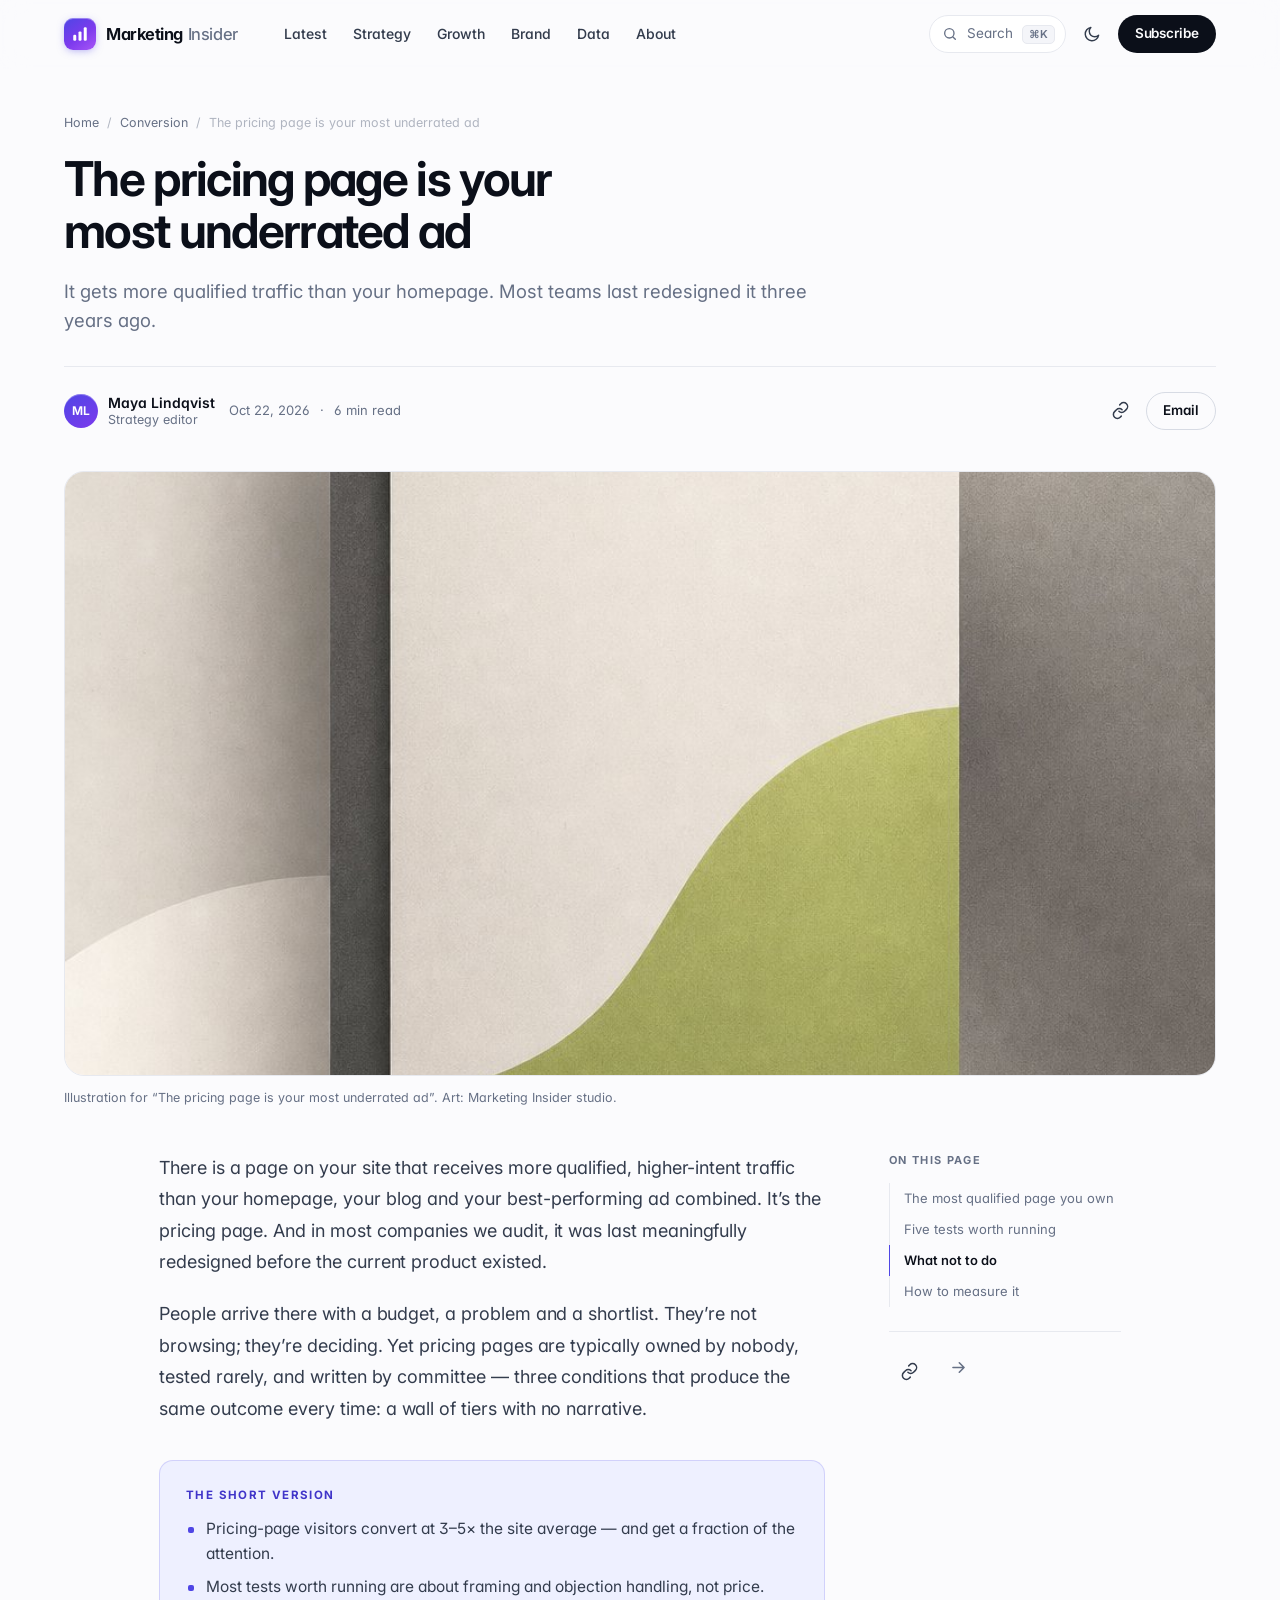
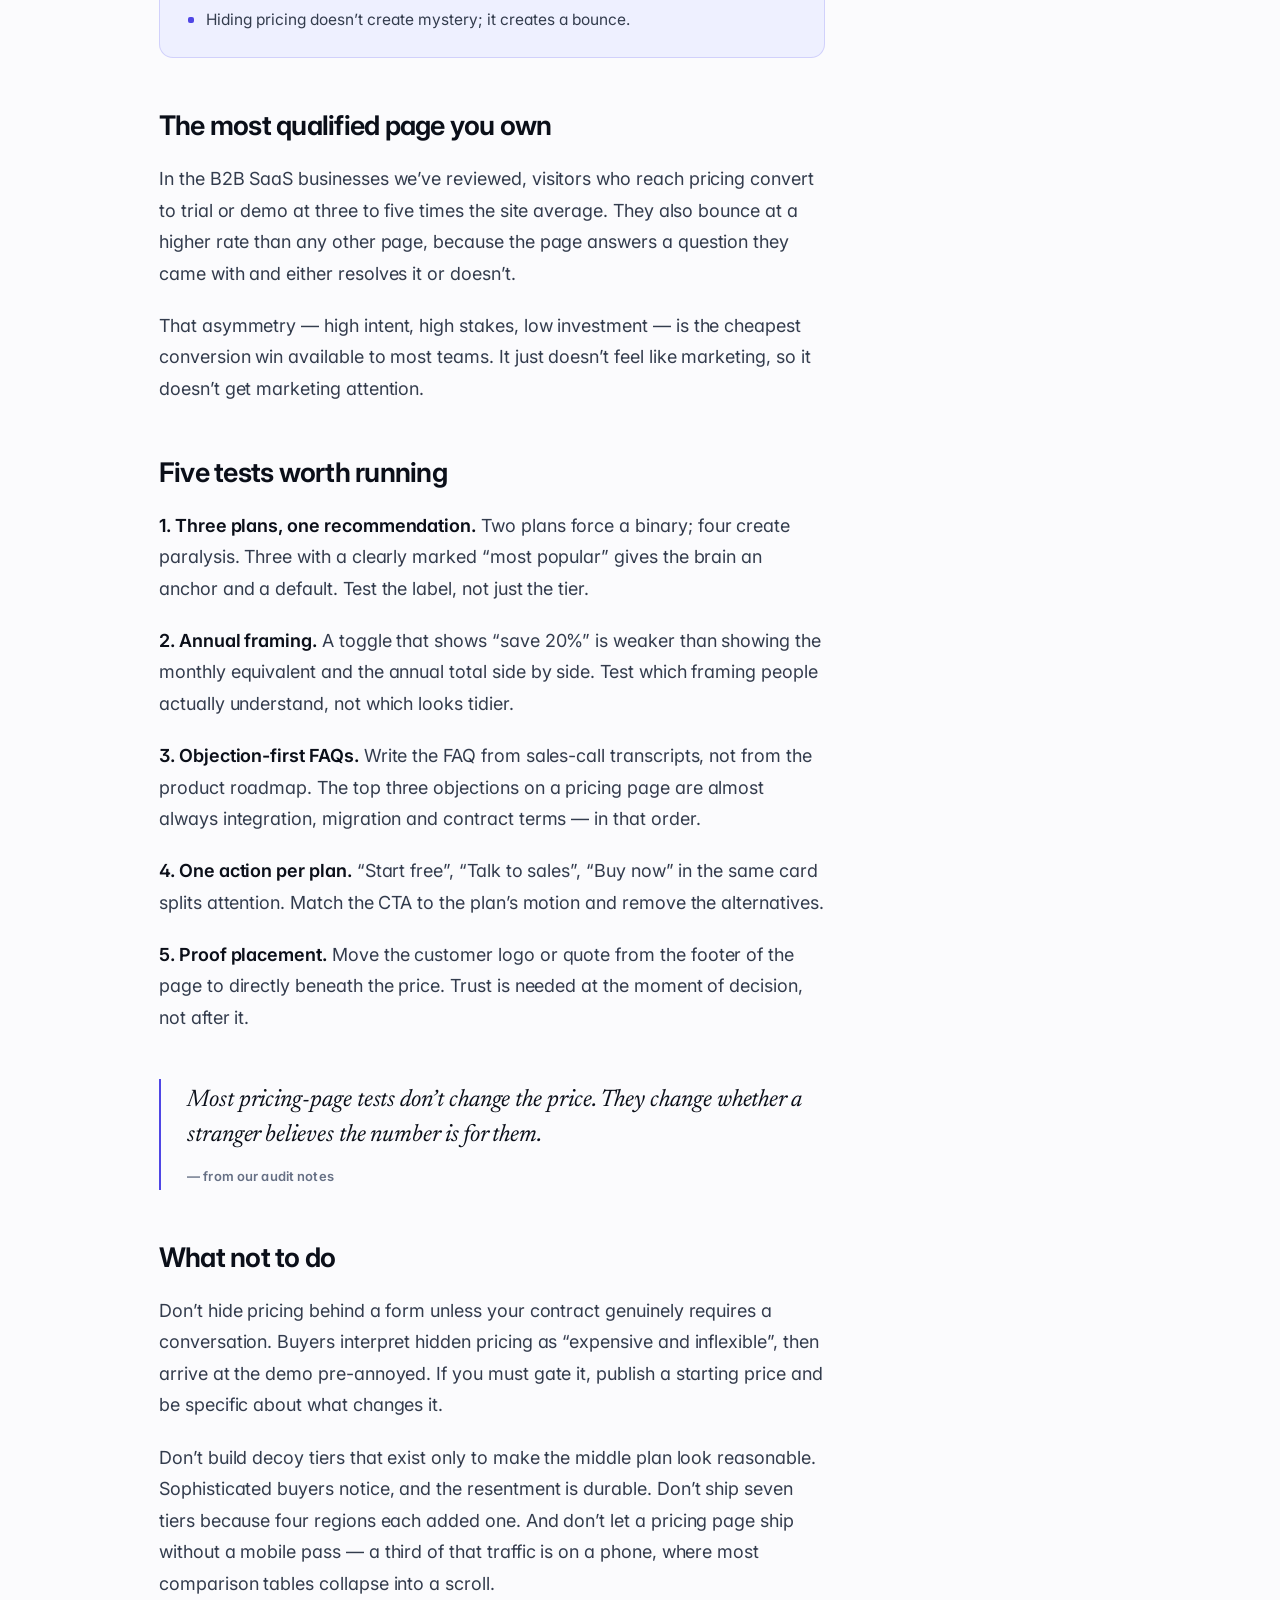
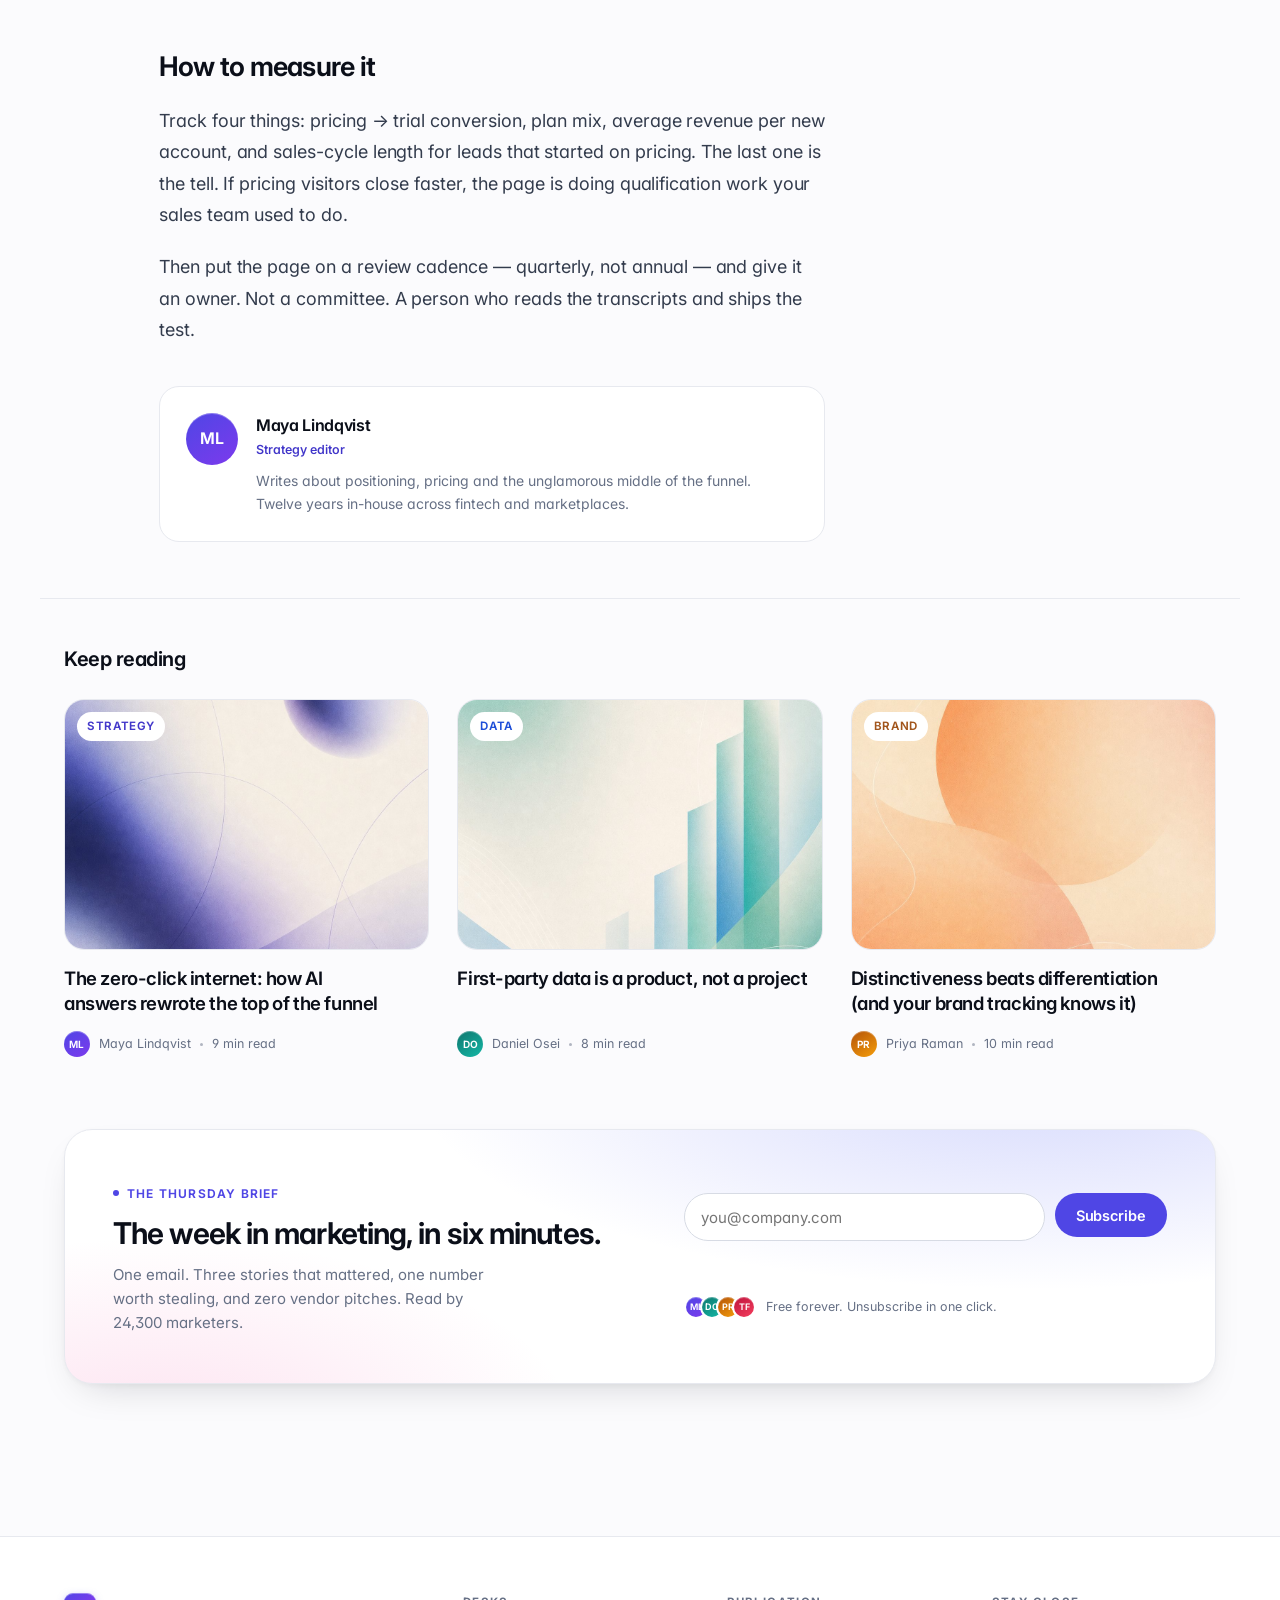
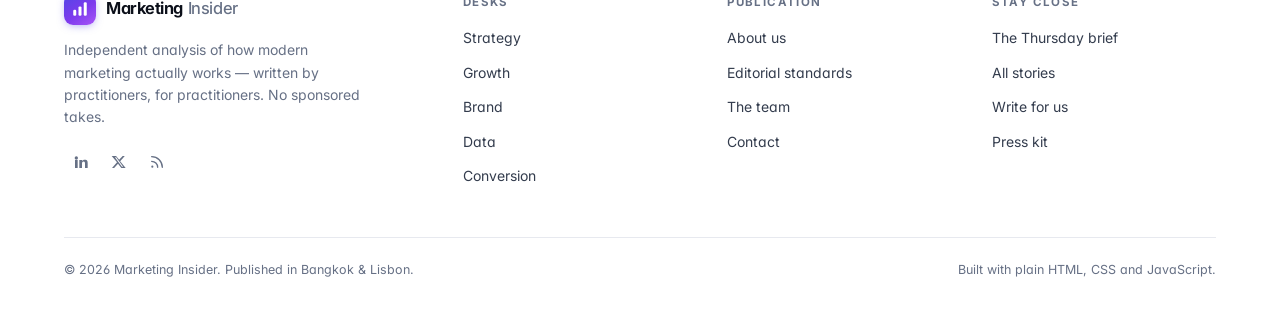
<file: articles/pricing-page.html>
<!doctype html>
<html lang="en" data-theme="light">
<head>
<meta charset="utf-8">
<meta name="viewport" content="width=device-width, initial-scale=1">
<title>The pricing page is your most underrated ad — Marketing Insider</title>
<meta name="description" content="Your pricing page gets the most qualified traffic on the site and the least attention. Five tests worth running this quarter.">
<meta name="theme-color" content="#fbfbfd">
<meta name="author" content="Marketing Insider">
<meta property="og:type" content="article">
<meta property="og:title" content="The pricing page is your most underrated ad — Marketing Insider">
<meta property="og:description" content="Your pricing page gets the most qualified traffic on the site and the least attention. Five tests worth running this quarter.">
<meta property="og:image" content="../assets/img/cover-pricing.jpg">
<meta name="twitter:card" content="summary_large_image">
<link rel="icon" href="../assets/img/favicon.svg" type="image/svg+xml">
<link rel="preconnect" href="https://fonts.googleapis.com">
<link rel="preconnect" href="https://fonts.gstatic.com" crossorigin>
<link href="https://fonts.googleapis.com/css2?family=Inter:wght@400..700&amp;family=Newsreader:ital,opsz,wght@1,6..72,400&amp;display=swap" rel="stylesheet">
<link rel="stylesheet" href="../assets/css/site.css">
<script>
  (function () {
    try {
      var t = localStorage.getItem('mi-theme');
      if (t === 'dark' || t === 'light') document.documentElement.setAttribute('data-theme', t);
    } catch (e) {}
  })();
</script>
</head>
<body data-root="../" data-page="article">

<a class="skip-link" href="#main">Skip to content</a>
<header class="site-header" data-header>
  <div class="wrap header-inner">
    <a class="brand" href="../index.html" aria-label="Marketing Insider — home">
      <span class="brand__mark" aria-hidden="true"><svg viewBox="0 0 24 24" fill="currentColor"><rect x="3" y="13" width="4" height="8" rx="1.6"/><rect x="10" y="8.5" width="4" height="12.5" rx="1.6"/><rect x="17" y="3" width="4" height="18" rx="1.6"/></svg></span>
      <span class="brand__name">Marketing <span>Insider</span></span>
    </a>
    <nav class="nav" aria-label="Primary">
      <a href="../articles.html">Latest</a><a href="../articles.html?category=strategy">Strategy</a><a href="../articles.html?category=growth">Growth</a><a href="../articles.html?category=brand">Brand</a><a href="../articles.html?category=data">Data</a><a href="../about.html">About</a>
    </nav>
    <div class="header-actions">
      <button class="search-trigger" type="button" data-search-open aria-label="Search articles">
        <svg viewBox="0 0 24 24" fill="none" stroke="currentColor" stroke-width="2" stroke-linecap="round" aria-hidden="true"><circle cx="11" cy="11" r="7"/><path d="m20 20-3.6-3.6"/></svg><span>Search</span><kbd>⌘K</kbd>
      </button>
      <button class="icon-btn" type="button" data-theme-toggle aria-label="Switch to dark theme" title="Switch to dark theme" aria-pressed="false">
        <svg class="icon-moon" viewBox="0 0 24 24" fill="none" stroke="currentColor" stroke-width="1.8" stroke-linecap="round" stroke-linejoin="round" aria-hidden="true"><path d="M21 12.8A8.5 8.5 0 1 1 11.2 3a6.5 6.5 0 0 0 9.8 9.8Z"/></svg><svg class="icon-sun" viewBox="0 0 24 24" fill="none" stroke="currentColor" stroke-width="1.8" stroke-linecap="round" aria-hidden="true"><circle cx="12" cy="12" r="4"/><path d="M12 2v2M12 20v2M4.9 4.9l1.4 1.4M17.7 17.7l1.4 1.4M2 12h2M20 12h2M4.9 19.1l1.4-1.4M17.7 6.3l1.4-1.4"/></svg>
      </button>
      <a class="btn btn--sm" href="../index.html#newsletter">Subscribe</a>
      <button class="icon-btn menu-toggle" type="button" data-menu-toggle aria-expanded="false" aria-controls="mobileNav" aria-label="Open menu">
        <svg viewBox="0 0 24 24" fill="none" stroke="currentColor" stroke-width="2" stroke-linecap="round" aria-hidden="true"><path d="M4 7h16M4 12h16M4 17h16"/></svg>
      </button>
    </div>
  </div>
  <div class="mobile-nav" id="mobileNav" data-mobile-nav data-open="false">
    <ul><li><a href="../articles.html">Latest</a></li><li><a href="../articles.html?category=strategy">Strategy</a></li><li><a href="../articles.html?category=growth">Growth</a></li><li><a href="../articles.html?category=brand">Brand</a></li><li><a href="../articles.html?category=data">Data</a></li><li><a href="../about.html">About</a></li></ul>
    <a class="btn" href="../index.html#newsletter">Subscribe to the brief</a>
  </div>
</header>

<main id="main">
  <div class="progress" aria-hidden="true"><div class="progress__bar" data-progress></div></div>
  <article>
    <header class="article-head">
      <div class="wrap">
        <nav class="breadcrumb" aria-label="Breadcrumb">
          <a href="../index.html">Home</a><span>/</span>
          <a href="../articles.html?category=conversion">Conversion</a><span>/</span>
          <span aria-current="page">The pricing page is your most underrated ad</span>
        </nav>
        <h1>The pricing page is your most underrated ad</h1>
        <p class="dek">It gets more qualified traffic than your homepage. Most teams last redesigned it three years ago.</p>
        <div class="article-byline">
          <div class="author">
            <span class="avatar avatar--a">ML</span>
            <div>
              <div class="author__name">Maya Lindqvist</div>
              <div class="author__role">Strategy editor</div>
            </div>
          </div>
          <div class="article-byline__meta">
            <span>Oct 22, 2026</span><span>·</span><span>6 min read</span>
          </div>
          <div class="article-byline__actions">
      <button class="icon-btn" type="button" data-copy-link aria-label="Copy a link to this article" title="Copy link"><svg viewBox="0 0 24 24" fill="none" stroke="currentColor" stroke-width="1.9" stroke-linecap="round" stroke-linejoin="round" aria-hidden="true"><path d="M10 13a5 5 0 0 0 7.1 0l2.4-2.4a5 5 0 0 0-7.1-7.1L11 4.9"/><path d="M14 11a5 5 0 0 0-7.1 0L4.5 13.4a5 5 0 0 0 7.1 7.1L13 19.1"/></svg></button>
      <a class="btn btn--ghost btn--sm" href="mailto:?subject=The pricing page is your most underrated ad&amp;body=Thought you might find this useful.">Email</a>
    </div>
        </div>
      </div>
    </header>

    <figure class="article-hero wrap">
      <img src="../assets/img/cover-pricing.jpg" alt="Graphite and cream abstract artwork with stacked rounded forms and a lime accent" width="1024" height="1536" fetchpriority="high">
      <figcaption>Illustration for “The pricing page is your most underrated ad”. Art: Marketing Insider studio.</figcaption>
    </figure>

    <div class="wrap article-layout">
      <div class="article-body">
        <div class="prose">
          
<p>There is a page on your site that receives more qualified, higher-intent traffic than your homepage, your blog and your best-performing ad combined. It’s the pricing page. And in most companies we audit, it was last meaningfully redesigned before the current product existed.</p>
<p>People arrive there with a budget, a problem and a shortlist. They’re not browsing; they’re deciding. Yet pricing pages are typically owned by nobody, tested rarely, and written by committee — three conditions that produce the same outcome every time: a wall of tiers with no narrative.</p>

<div class="key-points">
  <h4>The short version</h4>
  <ul>
    <li>Pricing-page visitors convert at 3–5× the site average — and get a fraction of the attention.</li>
    <li>Most tests worth running are about framing and objection handling, not price.</li>
    <li>Hiding pricing doesn’t create mystery; it creates a bounce.</li>
  </ul>
</div>

<h2 id="qualified">The most qualified page you own</h2>
<p>In the B2B SaaS businesses we’ve reviewed, visitors who reach pricing convert to trial or demo at three to five times the site average. They also bounce at a higher rate than any other page, because the page answers a question they came with and either resolves it or doesn’t.</p>
<p>That asymmetry — high intent, high stakes, low investment — is the cheapest conversion win available to most teams. It just doesn’t feel like marketing, so it doesn’t get marketing attention.</p>

<h2 id="tests">Five tests worth running</h2>
<p><strong>1. Three plans, one recommendation.</strong> Two plans force a binary; four create paralysis. Three with a clearly marked “most popular” gives the brain an anchor and a default. Test the label, not just the tier.</p>
<p><strong>2. Annual framing.</strong> A toggle that shows “save 20%” is weaker than showing the monthly equivalent and the annual total side by side. Test which framing people actually understand, not which looks tidier.</p>
<p><strong>3. Objection-first FAQs.</strong> Write the FAQ from sales-call transcripts, not from the product roadmap. The top three objections on a pricing page are almost always integration, migration and contract terms — in that order.</p>
<p><strong>4. One action per plan.</strong> “Start free”, “Talk to sales”, “Buy now” in the same card splits attention. Match the CTA to the plan’s motion and remove the alternatives.</p>
<p><strong>5. Proof placement.</strong> Move the customer logo or quote from the footer of the page to directly beneath the price. Trust is needed at the moment of decision, not after it.</p>

<blockquote>
  <p>Most pricing-page tests don’t change the price. They change whether a stranger believes the number is for them.</p>
  <cite>— from our audit notes</cite>
</blockquote>

<h2 id="dont">What not to do</h2>
<p>Don’t hide pricing behind a form unless your contract genuinely requires a conversation. Buyers interpret hidden pricing as “expensive and inflexible”, then arrive at the demo pre-annoyed. If you must gate it, publish a starting price and be specific about what changes it.</p>
<p>Don’t build decoy tiers that exist only to make the middle plan look reasonable. Sophisticated buyers notice, and the resentment is durable. Don’t ship seven tiers because four regions each added one. And don’t let a pricing page ship without a mobile pass — a third of that traffic is on a phone, where most comparison tables collapse into a scroll.</p>

<h2 id="measure">How to measure it</h2>
<p>Track four things: pricing → trial conversion, plan mix, average revenue per new account, and sales-cycle length for leads that started on pricing. The last one is the tell. If pricing visitors close faster, the page is doing qualification work your sales team used to do.</p>
<p>Then put the page on a review cadence — quarterly, not annual — and give it an owner. Not a committee. A person who reads the transcripts and ships the test.</p>

        </div>

        <div class="article-foot">
          <div class="author-card">
            <span class="avatar avatar--a">ML</span>
            <div>
              <h3>Maya Lindqvist</h3>
              <div class="role">Strategy editor</div>
              <p>Writes about positioning, pricing and the unglamorous middle of the funnel. Twelve years in-house across fintech and marketplaces.</p>
            </div>
          </div>
        </div>
      </div>

      <aside class="toc" aria-label="On this page">
        <h4>On this page</h4>
        <ol id="tocList"></ol>
        <div class="toc__share">
          <button class="icon-btn" type="button" data-copy-link aria-label="Copy a link to this article" title="Copy link"><svg viewBox="0 0 24 24" fill="none" stroke="currentColor" stroke-width="1.9" stroke-linecap="round" stroke-linejoin="round" aria-hidden="true"><path d="M10 13a5 5 0 0 0 7.1 0l2.4-2.4a5 5 0 0 0-7.1-7.1L11 4.9"/><path d="M14 11a5 5 0 0 0-7.1 0L4.5 13.4a5 5 0 0 0 7.1 7.1L13 19.1"/></svg></button>
          <a class="icon-btn" href="../articles.html" aria-label="Browse all stories" title="All stories"><svg width="15" height="15" viewBox="0 0 24 24" fill="none" stroke="currentColor" stroke-width="2" stroke-linecap="round" stroke-linejoin="round" aria-hidden="true"><path d="M5 12h14M13 6l6 6-6 6"/></svg></a>
        </div>
      </aside>
    </div>

    <section class="wrap related" aria-labelledby="related-title">
      <h2 id="related-title">Keep reading</h2>
      <div class="grid grid--3">
        
<article class="card reveal">
  <a class="card__media" href="ai-search-zero-click.html" tabindex="-1" aria-hidden="true">
    <img src="../assets/img/cover-ai.jpg" alt="" width="1024" height="1536" loading="lazy">
    <span class="tag tag--strategy">Strategy</span>
  </a>
  <div class="card__body">
    <h3 class="card__title"><a href="ai-search-zero-click.html">The zero-click internet: how AI answers rewrote the top of the funnel</a></h3>
    <div class="card__meta">
      <span class="avatar avatar--a">ML</span>
      <span>Maya Lindqvist</span>
      <span class="sep"></span>
      <span>9 min read</span>
    </div>
  </div>
</article>
<article class="card reveal">
  <a class="card__media" href="first-party-data.html" tabindex="-1" aria-hidden="true">
    <img src="../assets/img/cover-growth.jpg" alt="" width="1024" height="1536" loading="lazy">
    <span class="tag tag--data">Data</span>
  </a>
  <div class="card__body">
    <h3 class="card__title"><a href="first-party-data.html">First-party data is a product, not a project</a></h3>
    <div class="card__meta">
      <span class="avatar avatar--b">DO</span>
      <span>Daniel Osei</span>
      <span class="sep"></span>
      <span>8 min read</span>
    </div>
  </div>
</article>
<article class="card reveal">
  <a class="card__media" href="brand-distinctiveness.html" tabindex="-1" aria-hidden="true">
    <img src="../assets/img/cover-brand.jpg" alt="" width="1024" height="1536" loading="lazy">
    <span class="tag tag--brand">Brand</span>
  </a>
  <div class="card__body">
    <h3 class="card__title"><a href="brand-distinctiveness.html">Distinctiveness beats differentiation (and your brand tracking knows it)</a></h3>
    <div class="card__meta">
      <span class="avatar avatar--c">PR</span>
      <span>Priya Raman</span>
      <span class="sep"></span>
      <span>10 min read</span>
    </div>
  </div>
</article>
      </div>
    </section>
  </article>
</main>

<section class="section" id="newsletter" aria-labelledby="newsletter-title">
  <div class="wrap">
    <div class="newsletter reveal">
      <div>
        <span class="eyebrow eyebrow--accent"><span class="dot"></span>The Thursday brief</span>
        <h2 id="newsletter-title">The week in marketing, in six minutes.</h2>
        <p>One email. Three stories that mattered, one number worth stealing, and zero vendor pitches. Read by 24,300 marketers.</p>
      </div>
      <form class="newsletter__form" data-newsletter novalidate>
        <div class="field-row">
          <input class="input" id="email-nl-articles-pricing-page" type="email" name="email" placeholder="you@company.com"
                 aria-label="Email address" autocomplete="email" required>
          <button class="btn btn--accent" type="submit">Subscribe</button>
        </div>
        <p class="form-msg" data-form-msg aria-live="polite"></p>
        <div class="newsletter__proof">
          <span class="avatar-stack" aria-hidden="true">
            <span class="avatar avatar--a">ML</span><span class="avatar avatar--b">DO</span>
            <span class="avatar avatar--c">PR</span><span class="avatar avatar--d">TF</span>
          </span>
          <span>Free forever. Unsubscribe in one click.</span>
        </div>
      </form>
    </div>
  </div>
</section>

<footer class="site-footer">
  <div class="wrap">
    <div class="footer-grid">
      <div class="footer-brand">
        <a class="brand" href="../index.html"><span class="brand__mark" aria-hidden="true"><svg viewBox="0 0 24 24" fill="currentColor"><rect x="3" y="13" width="4" height="8" rx="1.6"/><rect x="10" y="8.5" width="4" height="12.5" rx="1.6"/><rect x="17" y="3" width="4" height="18" rx="1.6"/></svg></span><span class="brand__name">Marketing <span>Insider</span></span></a>
        <p>Independent analysis of how modern marketing actually works — written by practitioners, for practitioners. No sponsored takes.</p>
        <div class="socials" style="margin-top:16px">
          <a href="#" aria-label="Marketing Insider on LinkedIn"><svg viewBox="0 0 24 24" fill="currentColor" aria-hidden="true"><path d="M4.98 3.5a2.5 2.5 0 1 1 0 5 2.5 2.5 0 0 1 0-5ZM3 9h4v12H3V9Zm7 0h3.8v1.7h.05c.53-1 1.83-2.05 3.77-2.05C21.6 8.65 22 10.9 22 13.9V21h-4v-6.3c0-1.5-.03-3.4-2.1-3.4-2.1 0-2.42 1.6-2.42 3.3V21h-4V9Z"/></svg></a>
          <a href="#" aria-label="Marketing Insider on X"><svg viewBox="0 0 24 24" fill="currentColor" aria-hidden="true"><path d="M17.5 3h3.2l-7 8 8.3 10h-6.5l-5-6.2L4.7 21H1.5l7.5-8.6L1 3h6.6l4.6 5.7L17.5 3Zm-1.1 16h1.8L7.7 4.8H5.8L16.4 19Z"/></svg></a>
          <a href="#" aria-label="Marketing Insider RSS feed"><svg viewBox="0 0 24 24" fill="none" stroke="currentColor" stroke-width="2" stroke-linecap="round" aria-hidden="true"><path d="M4 11a9 9 0 0 1 9 9M4 4a16 16 0 0 1 16 16"/><circle cx="5" cy="19" r="1.6" fill="currentColor" stroke="none"/></svg></a>
        </div>
      </div>
      <div class="footer-col">
        <h4>Desks</h4>
        <ul>
          <li><a href="../articles.html?category=strategy">Strategy</a></li>
          <li><a href="../articles.html?category=growth">Growth</a></li>
          <li><a href="../articles.html?category=brand">Brand</a></li>
          <li><a href="../articles.html?category=data">Data</a></li>
          <li><a href="../articles.html?category=conversion">Conversion</a></li>
        </ul>
      </div>
      <div class="footer-col">
        <h4>Publication</h4>
        <ul>
          <li><a href="../about.html">About us</a></li>
          <li><a href="../about.html#standards">Editorial standards</a></li>
          <li><a href="../about.html#team">The team</a></li>
          <li><a href="../about.html#contact">Contact</a></li>
        </ul>
      </div>
      <div class="footer-col">
        <h4>Stay close</h4>
        <ul>
          <li><a href="../index.html#newsletter">The Thursday brief</a></li>
          <li><a href="../articles.html">All stories</a></li>
          <li><a href="#">Write for us</a></li>
          <li><a href="#">Press kit</a></li>
        </ul>
      </div>
    </div>
    <div class="footer-bottom">
      <span>© 2026 Marketing Insider. Published in Bangkok &amp; Lisbon.</span>
      <span>Built with plain HTML, CSS and JavaScript.</span>
    </div>
  </div>
</footer>

<script src="../assets/js/site.js" defer></script>
</body>
</html>
</file>
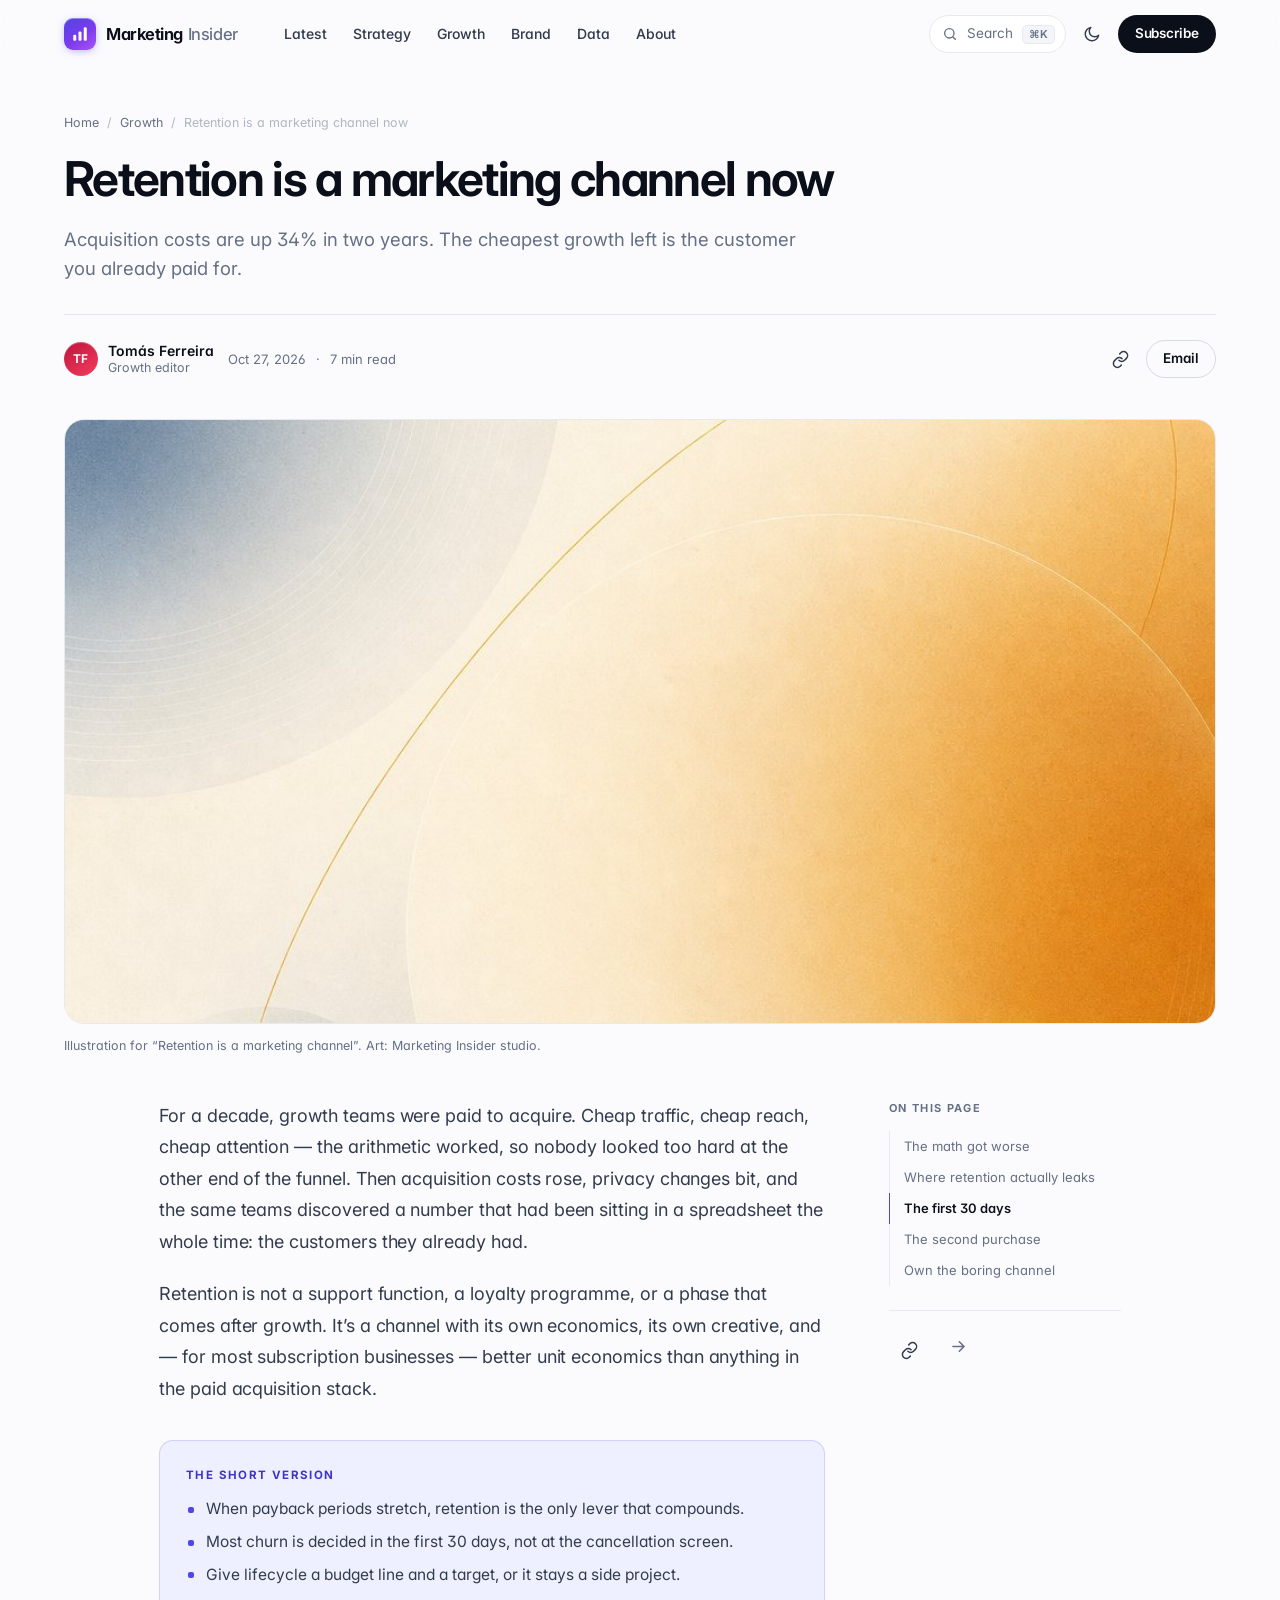
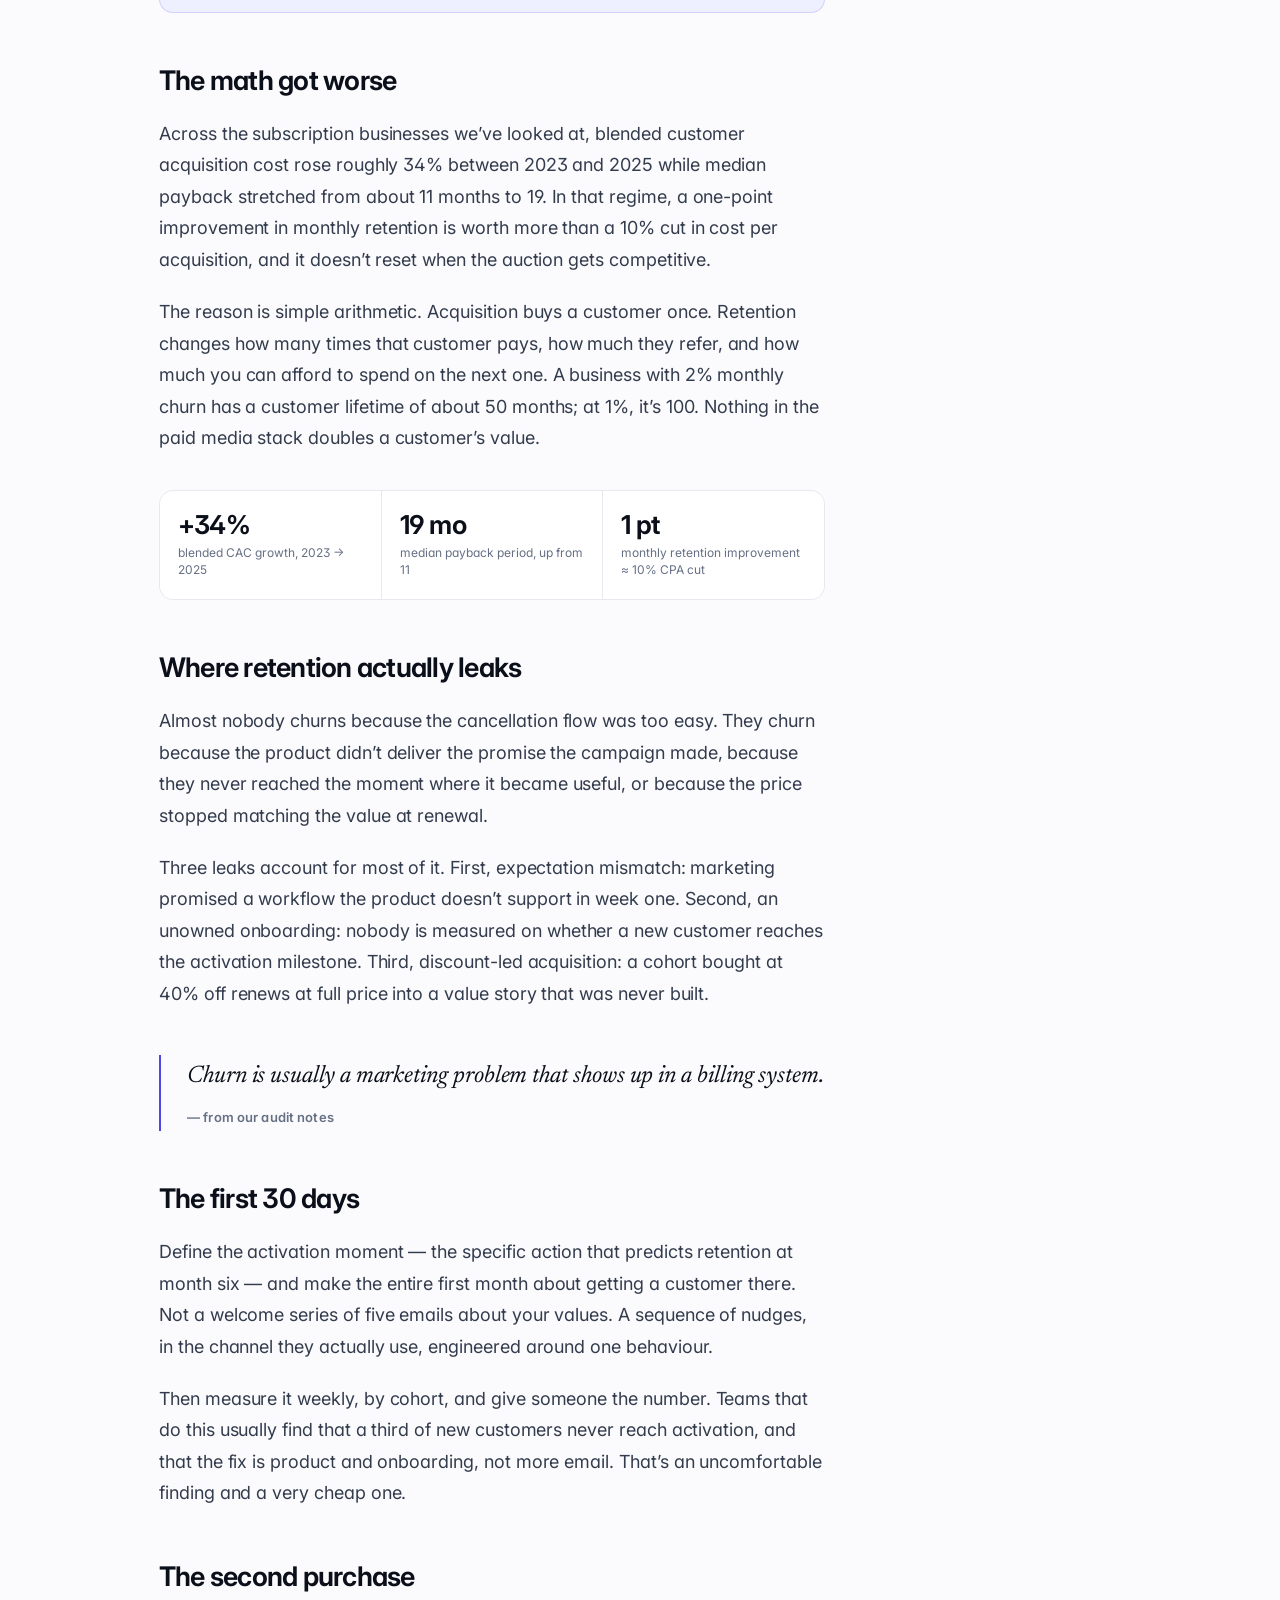
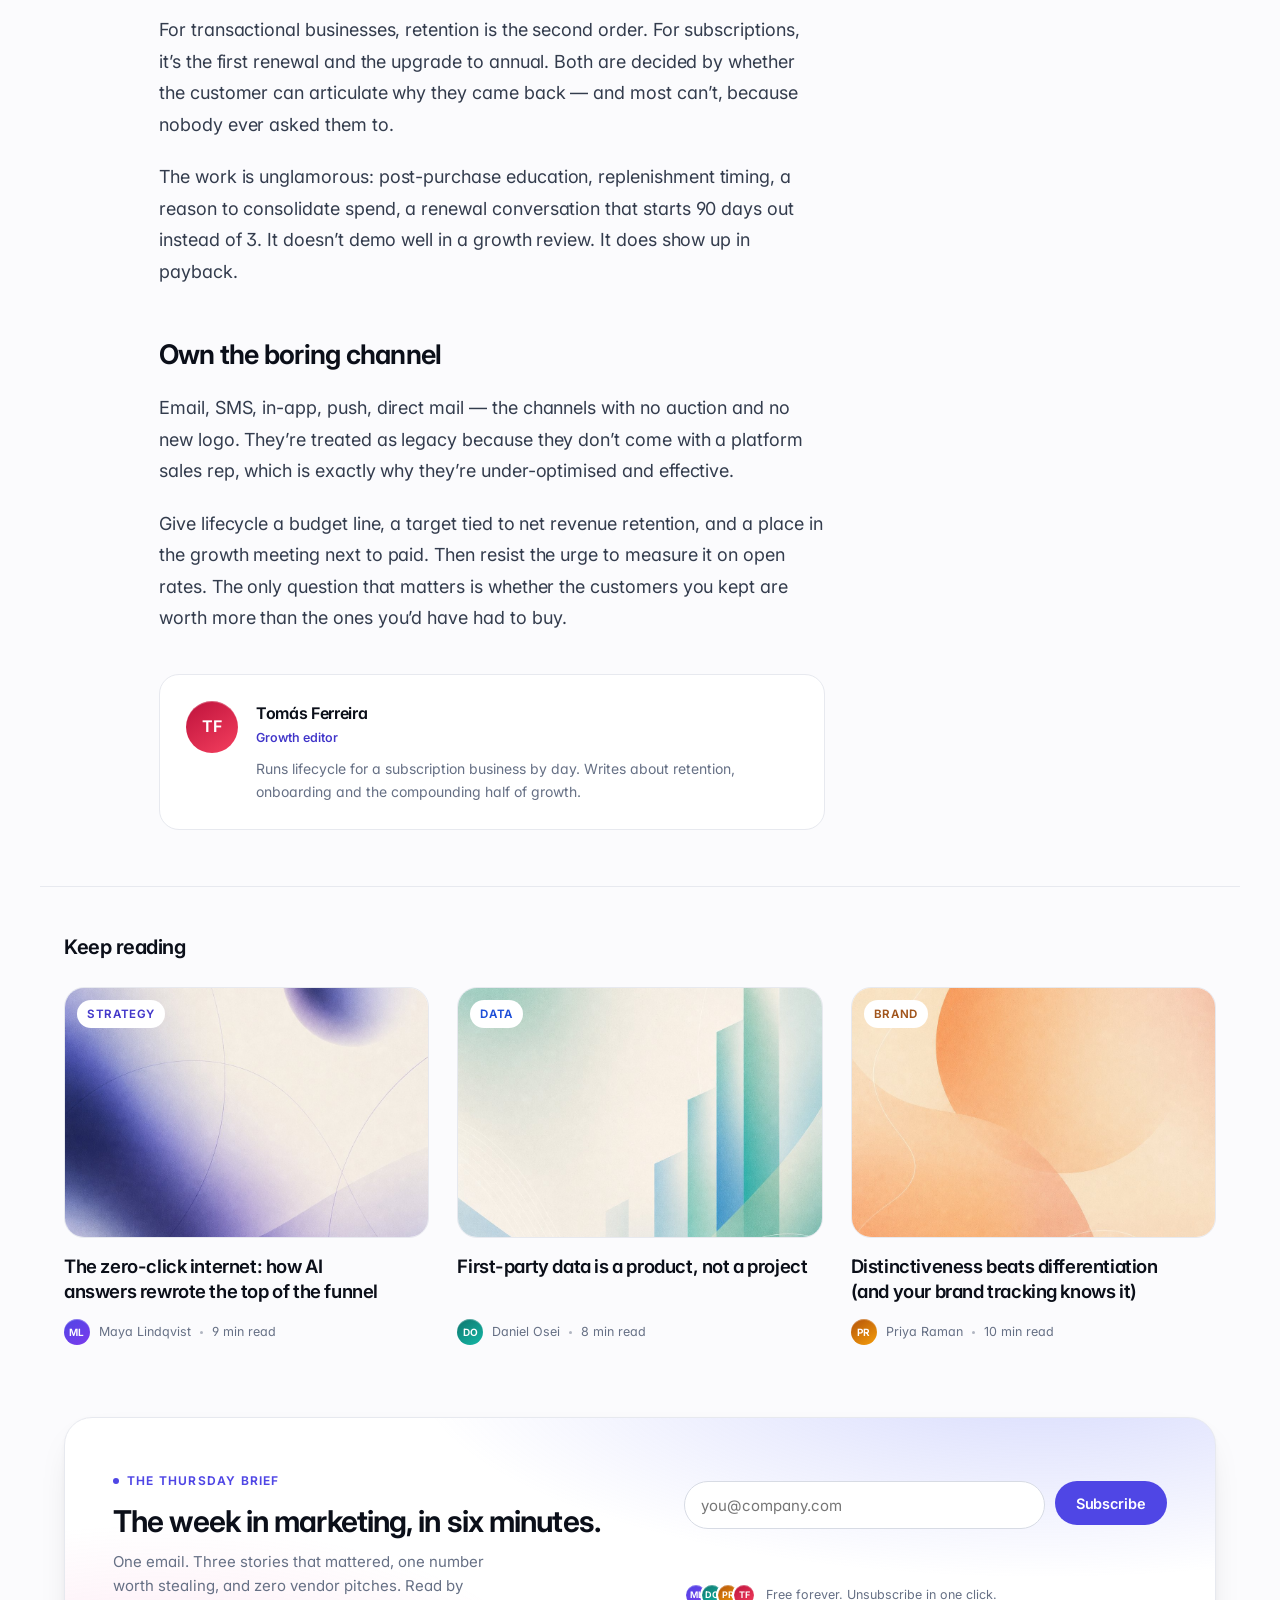
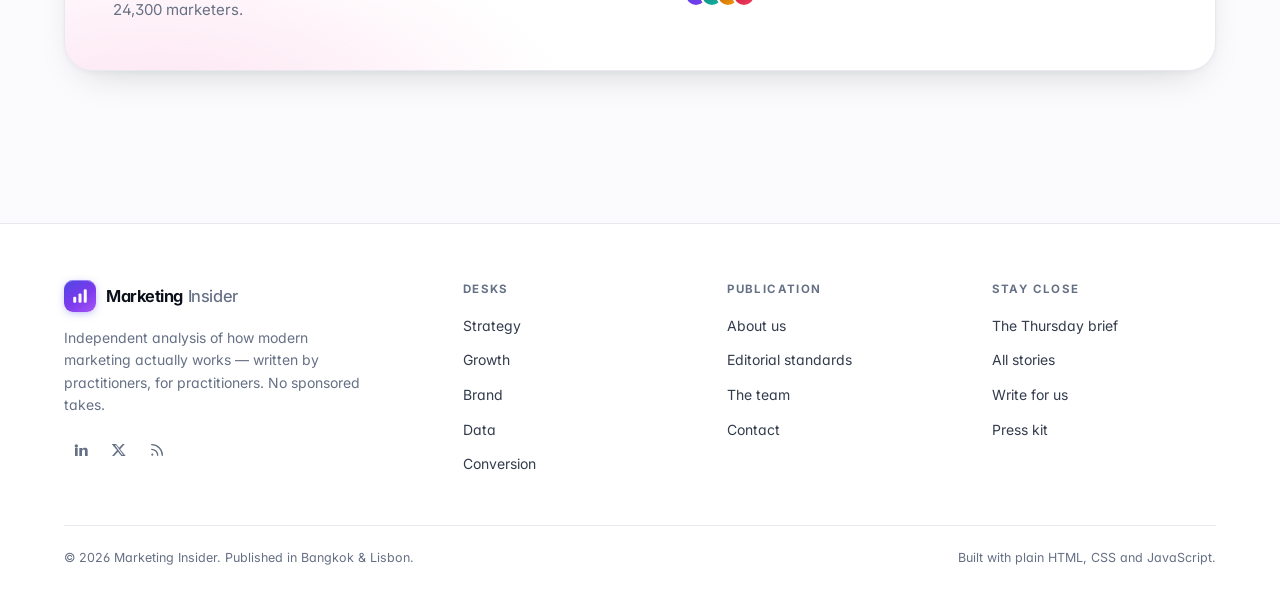
<file: articles/retention-channel.html>
<!doctype html>
<html lang="en" data-theme="light">
<head>
<meta charset="utf-8">
<meta name="viewport" content="width=device-width, initial-scale=1">
<title>Retention is a marketing channel now — Marketing Insider</title>
<meta name="description" content="With acquisition costs up 34% and payback near 19 months, retention is the only lever that compounds. Where it leaks and how to fix it.">
<meta name="theme-color" content="#fbfbfd">
<meta name="author" content="Marketing Insider">
<meta property="og:type" content="article">
<meta property="og:title" content="Retention is a marketing channel now — Marketing Insider">
<meta property="og:description" content="With acquisition costs up 34% and payback near 19 months, retention is the only lever that compounds. Where it leaks and how to fix it.">
<meta property="og:image" content="../assets/img/cover-lifecycle.jpg">
<meta name="twitter:card" content="summary_large_image">
<link rel="icon" href="../assets/img/favicon.svg" type="image/svg+xml">
<link rel="preconnect" href="https://fonts.googleapis.com">
<link rel="preconnect" href="https://fonts.gstatic.com" crossorigin>
<link href="https://fonts.googleapis.com/css2?family=Inter:wght@400..700&amp;family=Newsreader:ital,opsz,wght@1,6..72,400&amp;display=swap" rel="stylesheet">
<link rel="stylesheet" href="../assets/css/site.css">
<script>
  (function () {
    try {
      var t = localStorage.getItem('mi-theme');
      if (t === 'dark' || t === 'light') document.documentElement.setAttribute('data-theme', t);
    } catch (e) {}
  })();
</script>
</head>
<body data-root="../" data-page="article">

<a class="skip-link" href="#main">Skip to content</a>
<header class="site-header" data-header>
  <div class="wrap header-inner">
    <a class="brand" href="../index.html" aria-label="Marketing Insider — home">
      <span class="brand__mark" aria-hidden="true"><svg viewBox="0 0 24 24" fill="currentColor"><rect x="3" y="13" width="4" height="8" rx="1.6"/><rect x="10" y="8.5" width="4" height="12.5" rx="1.6"/><rect x="17" y="3" width="4" height="18" rx="1.6"/></svg></span>
      <span class="brand__name">Marketing <span>Insider</span></span>
    </a>
    <nav class="nav" aria-label="Primary">
      <a href="../articles.html">Latest</a><a href="../articles.html?category=strategy">Strategy</a><a href="../articles.html?category=growth">Growth</a><a href="../articles.html?category=brand">Brand</a><a href="../articles.html?category=data">Data</a><a href="../about.html">About</a>
    </nav>
    <div class="header-actions">
      <button class="search-trigger" type="button" data-search-open aria-label="Search articles">
        <svg viewBox="0 0 24 24" fill="none" stroke="currentColor" stroke-width="2" stroke-linecap="round" aria-hidden="true"><circle cx="11" cy="11" r="7"/><path d="m20 20-3.6-3.6"/></svg><span>Search</span><kbd>⌘K</kbd>
      </button>
      <button class="icon-btn" type="button" data-theme-toggle aria-label="Switch to dark theme" title="Switch to dark theme" aria-pressed="false">
        <svg class="icon-moon" viewBox="0 0 24 24" fill="none" stroke="currentColor" stroke-width="1.8" stroke-linecap="round" stroke-linejoin="round" aria-hidden="true"><path d="M21 12.8A8.5 8.5 0 1 1 11.2 3a6.5 6.5 0 0 0 9.8 9.8Z"/></svg><svg class="icon-sun" viewBox="0 0 24 24" fill="none" stroke="currentColor" stroke-width="1.8" stroke-linecap="round" aria-hidden="true"><circle cx="12" cy="12" r="4"/><path d="M12 2v2M12 20v2M4.9 4.9l1.4 1.4M17.7 17.7l1.4 1.4M2 12h2M20 12h2M4.9 19.1l1.4-1.4M17.7 6.3l1.4-1.4"/></svg>
      </button>
      <a class="btn btn--sm" href="../index.html#newsletter">Subscribe</a>
      <button class="icon-btn menu-toggle" type="button" data-menu-toggle aria-expanded="false" aria-controls="mobileNav" aria-label="Open menu">
        <svg viewBox="0 0 24 24" fill="none" stroke="currentColor" stroke-width="2" stroke-linecap="round" aria-hidden="true"><path d="M4 7h16M4 12h16M4 17h16"/></svg>
      </button>
    </div>
  </div>
  <div class="mobile-nav" id="mobileNav" data-mobile-nav data-open="false">
    <ul><li><a href="../articles.html">Latest</a></li><li><a href="../articles.html?category=strategy">Strategy</a></li><li><a href="../articles.html?category=growth">Growth</a></li><li><a href="../articles.html?category=brand">Brand</a></li><li><a href="../articles.html?category=data">Data</a></li><li><a href="../about.html">About</a></li></ul>
    <a class="btn" href="../index.html#newsletter">Subscribe to the brief</a>
  </div>
</header>

<main id="main">
  <div class="progress" aria-hidden="true"><div class="progress__bar" data-progress></div></div>
  <article>
    <header class="article-head">
      <div class="wrap">
        <nav class="breadcrumb" aria-label="Breadcrumb">
          <a href="../index.html">Home</a><span>/</span>
          <a href="../articles.html?category=growth">Growth</a><span>/</span>
          <span aria-current="page">Retention is a marketing channel now</span>
        </nav>
        <h1>Retention is a marketing channel now</h1>
        <p class="dek">Acquisition costs are up 34% in two years. The cheapest growth left is the customer you already paid for.</p>
        <div class="article-byline">
          <div class="author">
            <span class="avatar avatar--d">TF</span>
            <div>
              <div class="author__name">Tomás Ferreira</div>
              <div class="author__role">Growth editor</div>
            </div>
          </div>
          <div class="article-byline__meta">
            <span>Oct 27, 2026</span><span>·</span><span>7 min read</span>
          </div>
          <div class="article-byline__actions">
      <button class="icon-btn" type="button" data-copy-link aria-label="Copy a link to this article" title="Copy link"><svg viewBox="0 0 24 24" fill="none" stroke="currentColor" stroke-width="1.9" stroke-linecap="round" stroke-linejoin="round" aria-hidden="true"><path d="M10 13a5 5 0 0 0 7.1 0l2.4-2.4a5 5 0 0 0-7.1-7.1L11 4.9"/><path d="M14 11a5 5 0 0 0-7.1 0L4.5 13.4a5 5 0 0 0 7.1 7.1L13 19.1"/></svg></button>
      <a class="btn btn--ghost btn--sm" href="mailto:?subject=Retention is a marketing channel now&amp;body=Thought you might find this useful.">Email</a>
    </div>
        </div>
      </div>
    </header>

    <figure class="article-hero wrap">
      <img src="../assets/img/cover-lifecycle.jpg" alt="Amber and slate abstract artwork with concentric rings and an orbital line" width="1024" height="1536" fetchpriority="high">
      <figcaption>Illustration for “Retention is a marketing channel”. Art: Marketing Insider studio.</figcaption>
    </figure>

    <div class="wrap article-layout">
      <div class="article-body">
        <div class="prose">
          
<p>For a decade, growth teams were paid to acquire. Cheap traffic, cheap reach, cheap attention — the arithmetic worked, so nobody looked too hard at the other end of the funnel. Then acquisition costs rose, privacy changes bit, and the same teams discovered a number that had been sitting in a spreadsheet the whole time: the customers they already had.</p>
<p>Retention is not a support function, a loyalty programme, or a phase that comes after growth. It’s a channel with its own economics, its own creative, and — for most subscription businesses — better unit economics than anything in the paid acquisition stack.</p>

<div class="key-points">
  <h4>The short version</h4>
  <ul>
    <li>When payback periods stretch, retention is the only lever that compounds.</li>
    <li>Most churn is decided in the first 30 days, not at the cancellation screen.</li>
    <li>Give lifecycle a budget line and a target, or it stays a side project.</li>
  </ul>
</div>

<h2 id="math">The math got worse</h2>
<p>Across the subscription businesses we’ve looked at, blended customer acquisition cost rose roughly 34% between 2023 and 2025 while median payback stretched from about 11 months to 19. In that regime, a one-point improvement in monthly retention is worth more than a 10% cut in cost per acquisition, and it doesn’t reset when the auction gets competitive.</p>
<p>The reason is simple arithmetic. Acquisition buys a customer once. Retention changes how many times that customer pays, how much they refer, and how much you can afford to spend on the next one. A business with 2% monthly churn has a customer lifetime of about 50 months; at 1%, it’s 100. Nothing in the paid media stack doubles a customer’s value.</p>

<div class="pull-stat">
  <div><b>+34%</b><span>blended CAC growth, 2023 → 2025</span></div>
  <div><b>19 mo</b><span>median payback period, up from 11</span></div>
  <div><b>1 pt</b><span>monthly retention improvement ≈ 10% CPA cut</span></div>
</div>

<h2 id="leaks">Where retention actually leaks</h2>
<p>Almost nobody churns because the cancellation flow was too easy. They churn because the product didn’t deliver the promise the campaign made, because they never reached the moment where it became useful, or because the price stopped matching the value at renewal.</p>
<p>Three leaks account for most of it. First, expectation mismatch: marketing promised a workflow the product doesn’t support in week one. Second, an unowned onboarding: nobody is measured on whether a new customer reaches the activation milestone. Third, discount-led acquisition: a cohort bought at 40% off renews at full price into a value story that was never built.</p>

<blockquote>
  <p>Churn is usually a marketing problem that shows up in a billing system.</p>
  <cite>— from our audit notes</cite>
</blockquote>

<h2 id="first-30">The first 30 days</h2>
<p>Define the activation moment — the specific action that predicts retention at month six — and make the entire first month about getting a customer there. Not a welcome series of five emails about your values. A sequence of nudges, in the channel they actually use, engineered around one behaviour.</p>
<p>Then measure it weekly, by cohort, and give someone the number. Teams that do this usually find that a third of new customers never reach activation, and that the fix is product and onboarding, not more email. That’s an uncomfortable finding and a very cheap one.</p>

<h2 id="second-purchase">The second purchase</h2>
<p>For transactional businesses, retention is the second order. For subscriptions, it’s the first renewal and the upgrade to annual. Both are decided by whether the customer can articulate why they came back — and most can’t, because nobody ever asked them to.</p>
<p>The work is unglamorous: post-purchase education, replenishment timing, a reason to consolidate spend, a renewal conversation that starts 90 days out instead of 3. It doesn’t demo well in a growth review. It does show up in payback.</p>

<h2 id="own-it">Own the boring channel</h2>
<p>Email, SMS, in-app, push, direct mail — the channels with no auction and no new logo. They’re treated as legacy because they don’t come with a platform sales rep, which is exactly why they’re under-optimised and effective.</p>
<p>Give lifecycle a budget line, a target tied to net revenue retention, and a place in the growth meeting next to paid. Then resist the urge to measure it on open rates. The only question that matters is whether the customers you kept are worth more than the ones you’d have had to buy.</p>

        </div>

        <div class="article-foot">
          <div class="author-card">
            <span class="avatar avatar--d">TF</span>
            <div>
              <h3>Tomás Ferreira</h3>
              <div class="role">Growth editor</div>
              <p>Runs lifecycle for a subscription business by day. Writes about retention, onboarding and the compounding half of growth.</p>
            </div>
          </div>
        </div>
      </div>

      <aside class="toc" aria-label="On this page">
        <h4>On this page</h4>
        <ol id="tocList"></ol>
        <div class="toc__share">
          <button class="icon-btn" type="button" data-copy-link aria-label="Copy a link to this article" title="Copy link"><svg viewBox="0 0 24 24" fill="none" stroke="currentColor" stroke-width="1.9" stroke-linecap="round" stroke-linejoin="round" aria-hidden="true"><path d="M10 13a5 5 0 0 0 7.1 0l2.4-2.4a5 5 0 0 0-7.1-7.1L11 4.9"/><path d="M14 11a5 5 0 0 0-7.1 0L4.5 13.4a5 5 0 0 0 7.1 7.1L13 19.1"/></svg></button>
          <a class="icon-btn" href="../articles.html" aria-label="Browse all stories" title="All stories"><svg width="15" height="15" viewBox="0 0 24 24" fill="none" stroke="currentColor" stroke-width="2" stroke-linecap="round" stroke-linejoin="round" aria-hidden="true"><path d="M5 12h14M13 6l6 6-6 6"/></svg></a>
        </div>
      </aside>
    </div>

    <section class="wrap related" aria-labelledby="related-title">
      <h2 id="related-title">Keep reading</h2>
      <div class="grid grid--3">
        
<article class="card reveal">
  <a class="card__media" href="ai-search-zero-click.html" tabindex="-1" aria-hidden="true">
    <img src="../assets/img/cover-ai.jpg" alt="" width="1024" height="1536" loading="lazy">
    <span class="tag tag--strategy">Strategy</span>
  </a>
  <div class="card__body">
    <h3 class="card__title"><a href="ai-search-zero-click.html">The zero-click internet: how AI answers rewrote the top of the funnel</a></h3>
    <div class="card__meta">
      <span class="avatar avatar--a">ML</span>
      <span>Maya Lindqvist</span>
      <span class="sep"></span>
      <span>9 min read</span>
    </div>
  </div>
</article>
<article class="card reveal">
  <a class="card__media" href="first-party-data.html" tabindex="-1" aria-hidden="true">
    <img src="../assets/img/cover-growth.jpg" alt="" width="1024" height="1536" loading="lazy">
    <span class="tag tag--data">Data</span>
  </a>
  <div class="card__body">
    <h3 class="card__title"><a href="first-party-data.html">First-party data is a product, not a project</a></h3>
    <div class="card__meta">
      <span class="avatar avatar--b">DO</span>
      <span>Daniel Osei</span>
      <span class="sep"></span>
      <span>8 min read</span>
    </div>
  </div>
</article>
<article class="card reveal">
  <a class="card__media" href="brand-distinctiveness.html" tabindex="-1" aria-hidden="true">
    <img src="../assets/img/cover-brand.jpg" alt="" width="1024" height="1536" loading="lazy">
    <span class="tag tag--brand">Brand</span>
  </a>
  <div class="card__body">
    <h3 class="card__title"><a href="brand-distinctiveness.html">Distinctiveness beats differentiation (and your brand tracking knows it)</a></h3>
    <div class="card__meta">
      <span class="avatar avatar--c">PR</span>
      <span>Priya Raman</span>
      <span class="sep"></span>
      <span>10 min read</span>
    </div>
  </div>
</article>
      </div>
    </section>
  </article>
</main>

<section class="section" id="newsletter" aria-labelledby="newsletter-title">
  <div class="wrap">
    <div class="newsletter reveal">
      <div>
        <span class="eyebrow eyebrow--accent"><span class="dot"></span>The Thursday brief</span>
        <h2 id="newsletter-title">The week in marketing, in six minutes.</h2>
        <p>One email. Three stories that mattered, one number worth stealing, and zero vendor pitches. Read by 24,300 marketers.</p>
      </div>
      <form class="newsletter__form" data-newsletter novalidate>
        <div class="field-row">
          <input class="input" id="email-nl-articles-retention-channel" type="email" name="email" placeholder="you@company.com"
                 aria-label="Email address" autocomplete="email" required>
          <button class="btn btn--accent" type="submit">Subscribe</button>
        </div>
        <p class="form-msg" data-form-msg aria-live="polite"></p>
        <div class="newsletter__proof">
          <span class="avatar-stack" aria-hidden="true">
            <span class="avatar avatar--a">ML</span><span class="avatar avatar--b">DO</span>
            <span class="avatar avatar--c">PR</span><span class="avatar avatar--d">TF</span>
          </span>
          <span>Free forever. Unsubscribe in one click.</span>
        </div>
      </form>
    </div>
  </div>
</section>

<footer class="site-footer">
  <div class="wrap">
    <div class="footer-grid">
      <div class="footer-brand">
        <a class="brand" href="../index.html"><span class="brand__mark" aria-hidden="true"><svg viewBox="0 0 24 24" fill="currentColor"><rect x="3" y="13" width="4" height="8" rx="1.6"/><rect x="10" y="8.5" width="4" height="12.5" rx="1.6"/><rect x="17" y="3" width="4" height="18" rx="1.6"/></svg></span><span class="brand__name">Marketing <span>Insider</span></span></a>
        <p>Independent analysis of how modern marketing actually works — written by practitioners, for practitioners. No sponsored takes.</p>
        <div class="socials" style="margin-top:16px">
          <a href="#" aria-label="Marketing Insider on LinkedIn"><svg viewBox="0 0 24 24" fill="currentColor" aria-hidden="true"><path d="M4.98 3.5a2.5 2.5 0 1 1 0 5 2.5 2.5 0 0 1 0-5ZM3 9h4v12H3V9Zm7 0h3.8v1.7h.05c.53-1 1.83-2.05 3.77-2.05C21.6 8.65 22 10.9 22 13.9V21h-4v-6.3c0-1.5-.03-3.4-2.1-3.4-2.1 0-2.42 1.6-2.42 3.3V21h-4V9Z"/></svg></a>
          <a href="#" aria-label="Marketing Insider on X"><svg viewBox="0 0 24 24" fill="currentColor" aria-hidden="true"><path d="M17.5 3h3.2l-7 8 8.3 10h-6.5l-5-6.2L4.7 21H1.5l7.5-8.6L1 3h6.6l4.6 5.7L17.5 3Zm-1.1 16h1.8L7.7 4.8H5.8L16.4 19Z"/></svg></a>
          <a href="#" aria-label="Marketing Insider RSS feed"><svg viewBox="0 0 24 24" fill="none" stroke="currentColor" stroke-width="2" stroke-linecap="round" aria-hidden="true"><path d="M4 11a9 9 0 0 1 9 9M4 4a16 16 0 0 1 16 16"/><circle cx="5" cy="19" r="1.6" fill="currentColor" stroke="none"/></svg></a>
        </div>
      </div>
      <div class="footer-col">
        <h4>Desks</h4>
        <ul>
          <li><a href="../articles.html?category=strategy">Strategy</a></li>
          <li><a href="../articles.html?category=growth">Growth</a></li>
          <li><a href="../articles.html?category=brand">Brand</a></li>
          <li><a href="../articles.html?category=data">Data</a></li>
          <li><a href="../articles.html?category=conversion">Conversion</a></li>
        </ul>
      </div>
      <div class="footer-col">
        <h4>Publication</h4>
        <ul>
          <li><a href="../about.html">About us</a></li>
          <li><a href="../about.html#standards">Editorial standards</a></li>
          <li><a href="../about.html#team">The team</a></li>
          <li><a href="../about.html#contact">Contact</a></li>
        </ul>
      </div>
      <div class="footer-col">
        <h4>Stay close</h4>
        <ul>
          <li><a href="../index.html#newsletter">The Thursday brief</a></li>
          <li><a href="../articles.html">All stories</a></li>
          <li><a href="#">Write for us</a></li>
          <li><a href="#">Press kit</a></li>
        </ul>
      </div>
    </div>
    <div class="footer-bottom">
      <span>© 2026 Marketing Insider. Published in Bangkok &amp; Lisbon.</span>
      <span>Built with plain HTML, CSS and JavaScript.</span>
    </div>
  </div>
</footer>

<script src="../assets/js/site.js" defer></script>
</body>
</html>
</file>
<file: assets/css/site.css>
/* ==========================================================================
   Marketing Insider — design system
   Plain CSS. No build step. Light-first, with a persisted dark theme.
   ========================================================================== */

/* --- Tokens --------------------------------------------------------------- */
:root {
  --bg:            #fbfbfd;
  --surface:       #ffffff;
  --surface-2:     #f4f5f9;
  --ink:           #0b0f19;
  --ink-soft:      #333c4d;
  --muted:         #667085;
  --line:          #e7e9ef;
  --line-strong:   #d7dbe4;
  --accent:        #4f46e5;
  --accent-ink:    #4035c9;
  --accent-soft:   #eef0ff;
  --accent-ring:   rgba(79, 70, 229, 0.28);
  --positive:      #0f7b5f;
  --positive-soft: #e6f4ef;
  --danger:        #c0392b;

  --font-sans: "Inter", "Inter var", -apple-system, BlinkMacSystemFont, "Segoe UI",
               Roboto, Helvetica, Arial, sans-serif;
  --font-serif: "Newsreader", Iowan Old Style, Georgia, "Times New Roman", serif;
  --font-mono: ui-monospace, SFMono-Regular, "SF Mono", Menlo, Consolas, monospace;

  --max: 1200px;
  --gutter: 24px;
  --r-sm: 10px;
  --r-md: 14px;
  --r-lg: 20px;
  --r-xl: 28px;
  --r-pill: 999px;

  --shadow-xs: 0 1px 2px rgba(11, 15, 25, 0.05);
  --shadow-sm: 0 2px 8px -2px rgba(11, 15, 25, 0.08), 0 1px 2px rgba(11, 15, 25, 0.04);
  --shadow-md: 0 16px 40px -20px rgba(11, 15, 25, 0.22), 0 2px 6px rgba(11, 15, 25, 0.04);
  --shadow-lg: 0 40px 80px -40px rgba(11, 15, 25, 0.35), 0 8px 24px -12px rgba(11, 15, 25, 0.12);

  --ease: cubic-bezier(0.22, 1, 0.36, 1);
  --header-h: 68px;
}

[data-theme="dark"] {
  --bg:            #080b12;
  --surface:       #0f131c;
  --surface-2:     #151a25;
  --ink:           #f1f3f8;
  --ink-soft:      #c2c9d6;
  --muted:         #8c95a8;
  --line:          #1d2330;
  --line-strong:   #2a3242;
  --accent:        #9b93ff;
  --accent-ink:    #b3acff;
  --accent-soft:   #1a1b33;
  --accent-ring:   rgba(155, 147, 255, 0.32);
  --positive:      #57d3a8;
  --positive-soft: #10241d;
  --danger:        #ff8a7a;
  --shadow-xs: 0 1px 2px rgba(0, 0, 0, 0.4);
  --shadow-sm: 0 2px 8px -2px rgba(0, 0, 0, 0.5);
  --shadow-md: 0 16px 40px -20px rgba(0, 0, 0, 0.7);
  --shadow-lg: 0 40px 80px -40px rgba(0, 0, 0, 0.85);
  color-scheme: dark;
}

/* --- Reset ---------------------------------------------------------------- */
*, *::before, *::after { box-sizing: border-box; }
* { margin: 0; }
html { -webkit-text-size-adjust: 100%; scroll-behavior: smooth; }
body {
  min-height: 100vh;
  background: var(--bg);
  color: var(--ink);
  font-family: var(--font-sans);
  font-size: 16px;
  line-height: 1.6;
  font-feature-settings: "cv11" 1, "ss01" 1;
  -webkit-font-smoothing: antialiased;
  text-rendering: optimizeLegibility;
  transition: background-color 0.3s ease, color 0.3s ease;
}
img, svg, video { display: block; max-width: 100%; }
img { height: auto; }
button, input, textarea, select { font: inherit; color: inherit; }
button { background: none; border: 0; cursor: pointer; }
a { color: inherit; text-decoration: none; }
ul, ol { padding: 0; list-style: none; }
:focus-visible {
  outline: 2px solid var(--accent);
  outline-offset: 3px;
  border-radius: 4px;
}
::selection { background: var(--accent); color: #fff; }

.skip-link {
  position: absolute; left: 12px; top: -60px; z-index: 200;
  background: var(--ink); color: var(--bg);
  padding: 10px 16px; border-radius: var(--r-sm); font-weight: 600; font-size: 14px;
  transition: top 0.2s ease;
}
.skip-link:focus { top: 12px; }

/* Anchor targets clear the sticky header */
[id] { scroll-margin-top: calc(var(--header-h) + 16px); }

/* --- Layout helpers ------------------------------------------------------- */
.wrap {
  width: 100%;
  max-width: var(--max);
  margin-inline: auto;
  padding-inline: var(--gutter);
}
.section { padding-block: 72px; }
.section--tight { padding-block: 48px; }
.section--soft { background: var(--surface-2); border-block: 1px solid var(--line); }
.stack > * + * { margin-top: var(--space, 16px); }

.eyebrow {
  display: inline-flex; align-items: center; gap: 8px;
  font-size: 12px; font-weight: 650; letter-spacing: 0.1em; text-transform: uppercase;
  color: var(--muted);
}
.eyebrow--accent { color: var(--accent); }
.eyebrow .dot {
  width: 6px; height: 6px; border-radius: 50%; background: currentColor; flex: none;
}

.section-head {
  display: flex; align-items: flex-end; justify-content: space-between;
  gap: 24px; margin-bottom: 32px;
}
.section-head h2 {
  font-size: clamp(24px, 3vw, 30px);
  line-height: 1.15;
  letter-spacing: -0.025em;
  font-weight: 640;
  margin-top: 10px;
}
.section-head p { color: var(--muted); font-size: 15px; margin-top: 8px; max-width: 52ch; }

.link-arrow {
  display: inline-flex; align-items: center; gap: 7px;
  font-size: 14px; font-weight: 600; color: var(--accent-ink);
  white-space: nowrap; transition: gap 0.2s var(--ease);
}
.link-arrow svg { transition: transform 0.25s var(--ease); }
.link-arrow:hover { gap: 11px; }
.link-arrow:hover svg { transform: translateX(2px); }

/* --- Buttons -------------------------------------------------------------- */
.btn {
  --btn-bg: var(--ink);
  --btn-fg: var(--bg);
  display: inline-flex; align-items: center; justify-content: center; gap: 8px;
  height: 44px; padding: 0 20px;
  border-radius: var(--r-pill);
  background: var(--btn-bg); color: var(--btn-fg);
  font-size: 14.5px; font-weight: 600; letter-spacing: -0.005em;
  border: 1px solid transparent;
  transition: transform 0.18s var(--ease), box-shadow 0.2s ease, background-color 0.2s ease, opacity 0.2s ease;
  white-space: nowrap;
}
.btn:hover { transform: translateY(-1px); box-shadow: var(--shadow-sm); }
.btn:active { transform: translateY(0); }
.btn--accent { --btn-bg: var(--accent); --btn-fg: #fff; }
.btn--ghost {
  --btn-bg: transparent; --btn-fg: var(--ink);
  border-color: var(--line-strong);
}
.btn--ghost:hover { --btn-bg: var(--surface); border-color: var(--ink); }
.btn--sm { height: 38px; padding: 0 16px; font-size: 13.5px; }
.btn--lg { height: 50px; padding: 0 26px; font-size: 15px; }
.btn:disabled { opacity: 0.55; cursor: not-allowed; transform: none; }

.icon-btn {
  display: inline-grid; place-items: center;
  width: 40px; height: 40px; border-radius: var(--r-pill);
  color: var(--ink-soft);
  transition: background-color 0.2s ease, color 0.2s ease;
}
.icon-btn:hover { background: var(--surface-2); color: var(--ink); }
.icon-btn svg { width: 19px; height: 19px; }
[data-theme-toggle] .icon-sun { display: none; }
[data-theme="dark"] [data-theme-toggle] .icon-sun { display: block; }
[data-theme="dark"] [data-theme-toggle] .icon-moon { display: none; }

/* --- Reading progress ----------------------------------------------------- */
.progress {
  position: fixed; inset: 0 0 auto 0; height: 2px; z-index: 120;
  background: transparent; pointer-events: none;
}
.progress__bar {
  height: 100%; width: 0%;
  background: linear-gradient(90deg, #6366f1, #a855f7 60%, #ec4899);
  transition: width 0.1s linear;
}

/* --- Header --------------------------------------------------------------- */
.site-header {
  position: sticky; top: 0; z-index: 100;
  background: var(--bg);
  background: color-mix(in srgb, var(--bg) 82%, transparent);
  backdrop-filter: saturate(160%) blur(14px);
  -webkit-backdrop-filter: saturate(160%) blur(14px);
  border-bottom: 1px solid transparent;
  transition: border-color 0.25s ease, box-shadow 0.25s ease, background-color 0.25s ease;
}
.site-header.is-stuck {
  border-bottom-color: var(--line);
  box-shadow: 0 8px 30px -24px rgba(11, 15, 25, 0.5);
}
.header-inner {
  height: var(--header-h);
  display: flex; align-items: center; gap: 28px;
}
.brand { display: inline-flex; align-items: center; gap: 10px; flex: none; }
.brand__mark {
  width: 32px; height: 32px; border-radius: 9px;
  background: linear-gradient(145deg, #4f46e5, #7c3aed 55%, #a855f7);
  display: grid; place-items: center;
  box-shadow: inset 0 1px 0 rgba(255, 255, 255, 0.35), 0 2px 8px -2px rgba(79, 70, 229, 0.5);
  flex: none;
}
.brand__mark svg { width: 18px; height: 18px; color: #fff; }
.brand__name {
  font-size: 16.5px; font-weight: 660; letter-spacing: -0.028em; line-height: 1;
  display: flex; align-items: baseline; gap: 5px;
}
.brand__name span { color: var(--muted); font-weight: 480; }

.nav { display: flex; align-items: center; gap: 2px; margin-left: 6px; }
.nav a {
  position: relative;
  padding: 8px 12px; border-radius: var(--r-sm);
  font-size: 14px; font-weight: 520; color: var(--ink-soft);
  transition: color 0.18s ease, background-color 0.18s ease;
}
.nav a:hover { color: var(--ink); background: var(--surface-2); }
.nav a[aria-current="page"] { color: var(--ink); font-weight: 620; }
.nav a[aria-current="page"]::after {
  content: ""; position: absolute; left: 12px; right: 12px; bottom: 2px;
  height: 2px; border-radius: 2px; background: var(--accent);
}
.header-actions { display: flex; align-items: center; gap: 6px; margin-left: auto; }

.search-trigger {
  display: inline-flex; align-items: center; gap: 9px;
  height: 38px; padding: 0 10px 0 12px;
  border: 1px solid var(--line); border-radius: var(--r-pill);
  color: var(--muted); font-size: 13.5px;
  background: var(--surface);
  transition: border-color 0.2s ease, color 0.2s ease, box-shadow 0.2s ease;
}
.search-trigger:hover { border-color: var(--line-strong); color: var(--ink); }
.search-trigger svg { width: 16px; height: 16px; }
.search-trigger kbd {
  font-family: var(--font-sans); font-size: 11px; font-weight: 600;
  padding: 3px 6px; border-radius: 5px;
  background: var(--surface-2); color: var(--muted);
  border: 1px solid var(--line);
  line-height: 1;
}
.menu-toggle { display: none; }

/* Mobile drawer */
.mobile-nav {
  display: none;
  border-top: 1px solid var(--line);
  background: var(--bg);
  overflow: hidden;
}
.mobile-nav[data-open="true"] { display: block; max-height: calc(100vh - var(--header-h)); overflow-y: auto; }
.mobile-nav ul { padding: 8px var(--gutter) 20px; }
.mobile-nav a {
  display: flex; align-items: center; justify-content: space-between;
  padding: 13px 2px; font-size: 16px; font-weight: 550;
  border-bottom: 1px solid var(--line);
}
.mobile-nav a span { color: var(--muted); font-size: 13px; font-weight: 500; }
.mobile-nav .btn { margin-top: 18px; width: 100%; }

/* --- Search overlay ------------------------------------------------------- */
.search-overlay {
  position: fixed; inset: 0; z-index: 200;
  display: none;
  background: rgba(11, 15, 25, 0.42);
  backdrop-filter: blur(6px);
  padding: 10vh 20px 20px;
}
.search-overlay[data-open="true"] { display: block; animation: fade 0.18s ease both; }
.search-panel {
  width: min(640px, 100%); margin-inline: auto;
  background: var(--surface);
  border: 1px solid var(--line);
  border-radius: var(--r-lg);
  box-shadow: var(--shadow-lg);
  overflow: hidden;
  animation: pop 0.22s var(--ease) both;
}
.search-field {
  display: flex; align-items: center; gap: 12px;
  padding: 16px 18px; border-bottom: 1px solid var(--line);
}
.search-field svg { width: 19px; height: 19px; color: var(--muted); flex: none; }
.search-field input {
  flex: 1; border: 0; background: transparent; outline: none;
  font-size: 16px; letter-spacing: -0.01em;
}
.search-field input::placeholder { color: var(--muted); }
.search-hint {
  font-size: 11px; font-weight: 600; color: var(--muted);
  border: 1px solid var(--line); border-radius: 5px; padding: 3px 6px; line-height: 1;
}
.search-results { max-height: 52vh; overflow-y: auto; padding: 8px; }
.search-result {
  display: flex; align-items: center; gap: 14px;
  padding: 11px 12px; border-radius: var(--r-sm);
  transition: background-color 0.15s ease;
}
.search-result:hover, .search-result.is-active { background: var(--surface-2); }
.search-result__thumb {
  width: 46px; height: 46px; border-radius: 8px; flex: none;
  object-fit: cover; background: var(--surface-2);
}
.search-result__body { min-width: 0; }
.search-result__cat {
  font-size: 11px; font-weight: 650; letter-spacing: 0.08em; text-transform: uppercase;
  color: var(--accent-ink);
}
.search-result__title {
  font-size: 14.5px; font-weight: 560; letter-spacing: -0.01em;
  white-space: nowrap; overflow: hidden; text-overflow: ellipsis;
}
.search-empty { padding: 28px 16px 34px; text-align: center; color: var(--muted); font-size: 14px; }
.search-foot {
  display: flex; align-items: center; justify-content: space-between; gap: 12px;
  padding: 10px 16px; border-top: 1px solid var(--line);
  font-size: 11.5px; color: var(--muted); background: var(--surface-2);
}
.search-foot span { display: inline-flex; align-items: center; gap: 6px; }

@keyframes fade { from { opacity: 0; } to { opacity: 1; } }
@keyframes pop {
  from { opacity: 0; transform: translateY(-6px) scale(0.985); }
  to { opacity: 1; transform: none; }
}

/* --- Hero ----------------------------------------------------------------- */
.hero { padding-block: 56px 24px; position: relative; overflow: hidden; }
.hero::before {
  content: ""; position: absolute; inset: -30% -10% auto 40%; height: 520px;
  background: radial-gradient(closest-side, rgba(99, 102, 241, 0.14), transparent 72%);
  pointer-events: none;
}
.hero-grid {
  display: grid; grid-template-columns: 1.02fr 1fr; gap: 56px; align-items: center;
  position: relative;
}
.hero-copy { max-width: 560px; }
.hero h1 {
  font-size: clamp(34px, 5.1vw, 58px);
  line-height: 1.04;
  letter-spacing: -0.038em;
  font-weight: 660;
  margin-top: 18px;
  text-wrap: balance;
}
.hero h1 em {
  font-family: var(--font-serif);
  font-style: italic;
  font-weight: 400;
  letter-spacing: -0.01em;
}
.hero .dek {
  margin-top: 20px; font-size: 17.5px; line-height: 1.6; color: var(--muted);
  max-width: 46ch;
}
.hero-actions { display: flex; align-items: center; gap: 20px; margin-top: 28px; flex-wrap: wrap; }
.hero-media { position: relative; }
.hero-media a { display: block; }
.hero-media img {
  width: 100%; aspect-ratio: 4 / 3.2; object-fit: cover;
  border-radius: var(--r-xl);
  box-shadow: var(--shadow-lg);
  transition: transform 0.6s var(--ease);
}
.hero-media:hover img { transform: scale(1.015); }
.hero-media__badge {
  position: absolute; left: 18px; top: 18px;
  background: var(--surface);
  background: color-mix(in srgb, var(--surface) 88%, transparent);
  backdrop-filter: blur(10px);
  border: 1px solid color-mix(in srgb, var(--line) 80%, transparent);
  border-radius: var(--r-pill);
  padding: 7px 13px; font-size: 12px; font-weight: 620; letter-spacing: 0.02em;
  display: inline-flex; align-items: center; gap: 7px;
  box-shadow: var(--shadow-sm);
}
.hero-media__badge .dot { width: 6px; height: 6px; border-radius: 50%; background: #22c55e; }

.byline { display: flex; align-items: center; gap: 12px; font-size: 13.5px; color: var(--muted); }
.byline strong { color: var(--ink); font-weight: 580; }
.byline .avatar { width: 34px; height: 34px; }
.hero .byline { margin-top: 26px; padding-top: 22px; border-top: 1px solid var(--line); max-width: 46ch; }
.byline .sep { width: 3px; height: 3px; border-radius: 50%; background: currentColor; opacity: 0.6; }

.avatar {
  display: grid; place-items: center; flex: none;
  width: 34px; height: 34px; border-radius: 50%;
  font-size: 12px; font-weight: 650; letter-spacing: 0.01em;
  color: #fff;
  background: linear-gradient(145deg, #4f46e5, #7c3aed);
  box-shadow: inset 0 1px 0 rgba(255, 255, 255, 0.3);
}
.avatar--sm { width: 26px; height: 26px; font-size: 10px; }
.avatar--a { background: linear-gradient(145deg, #4f46e5, #7c3aed); }
.avatar--b { background: linear-gradient(145deg, #0f766e, #14b8a6); }
.avatar--c { background: linear-gradient(145deg, #b45309, #f59e0b); }
.avatar--d { background: linear-gradient(145deg, #be123c, #f43f5e); }

/* --- Tags ----------------------------------------------------------------- */
.tag {
  display: inline-flex; align-items: center;
  padding: 5px 10px; border-radius: var(--r-pill);
  font-size: 11.5px; font-weight: 640; letter-spacing: 0.055em; text-transform: uppercase;
  color: var(--accent-ink); background: var(--accent-soft);
  white-space: nowrap;
}
.tag--strategy { color: #4338ca; background: #ecebff; }
.tag--growth { color: #0f766e; background: #e2f5f1; }
.tag--brand { color: #a1551c; background: #fdf0e3; }
.tag--data { color: #1d4ed8; background: #e8efff; }
.tag--conversion { color: #9d174d; background: #fdeaf1; }
[data-theme="dark"] .tag--strategy { color: #b9b2ff; background: #1d1b3a; }
[data-theme="dark"] .tag--growth { color: #6ee7cf; background: #102a27; }
[data-theme="dark"] .tag--brand { color: #f5c48a; background: #2b1e12; }
[data-theme="dark"] .tag--data { color: #9dbcff; background: #131f3a; }
[data-theme="dark"] .tag--conversion { color: #fda4c6; background: #2c1220; }

/* --- Most read ------------------------------------------------------------ */
.most-read { border-top: 1px solid var(--line); border-bottom: 1px solid var(--line); padding-block: 22px; }
.most-read__inner {
  display: grid; grid-template-columns: auto 1fr; gap: 32px; align-items: center;
}
.most-read__label {
  font-size: 11.5px; font-weight: 680; letter-spacing: 0.14em; text-transform: uppercase;
  color: var(--muted); white-space: nowrap;
  display: flex; align-items: center; gap: 8px;
}
.most-read__list { display: grid; grid-template-columns: repeat(3, 1fr); gap: 4px 28px; }
.most-read__item {
  display: flex; align-items: baseline; gap: 10px;
  padding: 6px 0; font-size: 14px; font-weight: 520; letter-spacing: -0.01em;
  transition: color 0.18s ease;
}
.most-read__item:hover { color: var(--accent-ink); }
.most-read__item b {
  font-variant-numeric: tabular-nums;
  font-size: 11.5px; font-weight: 650; color: var(--muted);
  flex: none; width: 16px;
}

/* --- Article cards -------------------------------------------------------- */
.grid { display: grid; gap: 28px; }
.grid--3 { grid-template-columns: repeat(3, 1fr); }
.grid--2 { grid-template-columns: repeat(2, 1fr); }

.card { display: flex; flex-direction: column; min-width: 0; }
.card__media {
  position: relative; display: block; overflow: hidden;
  border-radius: var(--r-lg);
  background: var(--surface-2);
  aspect-ratio: 16 / 11;
  border: 1px solid var(--line);
}
.card__media img {
  width: 100%; height: 100%; object-fit: cover;
  transition: transform 0.7s var(--ease);
}
.card:hover .card__media img { transform: scale(1.04); }
.card__media .tag { position: absolute; left: 12px; top: 12px; background: var(--surface); }
.card__body { padding-top: 16px; display: flex; flex-direction: column; flex: 1; }
.card__title {
  font-size: 18.5px; line-height: 1.32; letter-spacing: -0.022em; font-weight: 620;
  text-wrap: balance;
}
.card__title a { transition: color 0.18s ease; }
.card:hover .card__title a { color: var(--accent-ink); }
.card__dek {
  margin-top: 8px; font-size: 14.5px; line-height: 1.55; color: var(--muted);
  display: -webkit-box; -webkit-line-clamp: 2; -webkit-box-orient: vertical; overflow: hidden;
}
.card__meta {
  margin-top: auto; padding-top: 16px;
  display: flex; align-items: center; gap: 9px;
  font-size: 12.5px; color: var(--muted);
}
.card__meta .avatar { width: 26px; height: 26px; font-size: 10px; }
.card__meta .sep { width: 3px; height: 3px; border-radius: 50%; background: currentColor; opacity: 0.5; }

.card--wide { flex-direction: row; align-items: stretch; gap: 20px; }
.card--wide .card__media { width: 42%; aspect-ratio: auto; flex: none; min-height: 170px; }
.card--wide .card__body { padding-top: 4px; }
.card--wide .card__title { font-size: 20px; }

/* --- Category tiles ------------------------------------------------------- */
.cat-grid { display: grid; grid-template-columns: repeat(4, 1fr); gap: 16px; }
.cat-card {
  position: relative; overflow: hidden;
  padding: 22px; border-radius: var(--r-lg);
  background: var(--surface);
  border: 1px solid var(--line);
  transition: transform 0.22s var(--ease), border-color 0.22s ease, box-shadow 0.22s ease;
}
.cat-card:hover { transform: translateY(-3px); border-color: var(--line-strong); box-shadow: var(--shadow-md); }
.cat-card__top { display: flex; align-items: center; justify-content: space-between; gap: 12px; }
.cat-card h3 { font-size: 17px; font-weight: 620; letter-spacing: -0.02em; }
.cat-card p { margin-top: 6px; font-size: 13px; color: var(--muted); line-height: 1.5; }
.cat-card__count {
  font-size: 11.5px; font-weight: 620; color: var(--muted);
  background: var(--surface-2); border-radius: var(--r-pill); padding: 3px 9px;
}
.cat-card__bar {
  margin-top: 18px; height: 3px; border-radius: 3px; background: var(--surface-2); overflow: hidden;
}
.cat-card__bar span { display: block; height: 100%; border-radius: 3px; }
.cat-card:hover .cat-card__bar span { animation: grow 1.2s var(--ease); }

/* --- Newsletter ----------------------------------------------------------- */
.newsletter {
  position: relative; overflow: hidden;
  border-radius: var(--r-xl);
  padding: 48px;
  background:
    radial-gradient(900px 300px at 85% -20%, rgba(129, 140, 248, 0.32), transparent 70%),
    radial-gradient(600px 280px at 8% 120%, rgba(244, 114, 182, 0.2), transparent 70%),
    var(--surface);
  border: 1px solid var(--line);
  box-shadow: var(--shadow-md);
  display: grid; grid-template-columns: 1.1fr 1fr; gap: 40px; align-items: center;
}
.newsletter h2 {
  font-size: clamp(23px, 3vw, 30px); line-height: 1.16; letter-spacing: -0.03em; font-weight: 650;
  margin-top: 12px; text-wrap: balance;
}
.newsletter p { color: var(--muted); margin-top: 12px; font-size: 15px; max-width: 42ch; }
.newsletter__form { display: flex; flex-direction: column; gap: 10px; }
.field-row { display: flex; gap: 10px; }
.input {
  flex: 1; height: 48px; padding: 0 16px;
  border-radius: var(--r-pill);
  border: 1px solid var(--line-strong);
  background: var(--surface);
  font-size: 15px; outline: none;
  transition: border-color 0.18s ease, box-shadow 0.18s ease;
  min-width: 0;
}
.input:focus { border-color: var(--accent); box-shadow: 0 0 0 4px var(--accent-ring); }
.input[aria-invalid="true"] { border-color: var(--danger); }
.form-note { font-size: 12.5px; color: var(--muted); }
.form-msg { font-size: 13px; font-weight: 550; min-height: 18px; }
.form-msg[data-state="error"] { color: var(--danger); }
.form-msg[data-state="success"] { color: var(--positive); }
.newsletter__proof {
  display: flex; align-items: center; gap: 10px; margin-top: 4px;
  font-size: 12.5px; color: var(--muted);
}
.avatar-stack { display: flex; }
.avatar-stack .avatar { width: 24px; height: 24px; font-size: 9px; border: 2px solid var(--surface); margin-left: -8px; }
.avatar-stack .avatar:first-child { margin-left: 0; }

/* --- Footer --------------------------------------------------------------- */
.site-footer {
  border-top: 1px solid var(--line);
  background: var(--surface);
  padding-block: 56px 32px;
  margin-top: 80px;
}
.footer-grid {
  display: grid; grid-template-columns: 1.6fr repeat(3, 1fr); gap: 40px;
}
.footer-brand p { margin-top: 14px; color: var(--muted); font-size: 14px; max-width: 34ch; line-height: 1.6; }
.footer-col h4 {
  font-size: 11.5px; font-weight: 680; letter-spacing: 0.12em; text-transform: uppercase;
  color: var(--muted); margin-bottom: 14px;
}
.footer-col li + li { margin-top: 9px; }
.footer-col a { font-size: 14px; color: var(--ink-soft); transition: color 0.18s ease; }
.footer-col a:hover { color: var(--accent-ink); }
.footer-bottom {
  margin-top: 48px; padding-top: 22px; border-top: 1px solid var(--line);
  display: flex; align-items: center; justify-content: space-between; gap: 16px; flex-wrap: wrap;
  font-size: 12.5px; color: var(--muted);
}
.socials { display: flex; gap: 4px; }
.socials a {
  display: grid; place-items: center; width: 34px; height: 34px; border-radius: 50%;
  color: var(--muted); transition: color 0.18s ease, background-color 0.18s ease;
}
.socials a:hover { color: var(--ink); background: var(--surface-2); }
.socials svg { width: 16px; height: 16px; }

/* --- Page header (archive / about) ---------------------------------------- */
.page-head { padding-block: 56px 36px; border-bottom: 1px solid var(--line); }
.page-head h1 {
  font-size: clamp(32px, 4.6vw, 48px); line-height: 1.06; letter-spacing: -0.035em;
  font-weight: 660; margin-top: 14px; text-wrap: balance;
}
.page-head p { margin-top: 16px; color: var(--muted); font-size: 16.5px; max-width: 60ch; }
.page-head__meta {
  display: flex; flex-wrap: wrap; gap: 10px 22px; margin-top: 22px;
  font-size: 13px; color: var(--muted);
}

/* --- Archive controls ----------------------------------------------------- */
.filter-bar {
  position: sticky; top: var(--header-h); z-index: 60;
  background: color-mix(in srgb, var(--bg) 88%, transparent);
  backdrop-filter: blur(12px);
  border-bottom: 1px solid var(--line);
  padding-block: 14px;
}
.filter-bar__inner { display: flex; align-items: center; gap: 16px; }
.pills { display: flex; gap: 8px; overflow-x: auto; scrollbar-width: none; padding-block: 2px; }
.pills::-webkit-scrollbar { display: none; }
.pill {
  height: 36px; padding: 0 15px; border-radius: var(--r-pill);
  border: 1px solid var(--line); background: var(--surface);
  font-size: 13.5px; font-weight: 550; color: var(--ink-soft); white-space: nowrap;
  transition: all 0.18s ease;
}
.pill:hover { border-color: var(--line-strong); color: var(--ink); }
.pill[aria-pressed="true"] {
  background: var(--ink); border-color: var(--ink); color: var(--bg); font-weight: 600;
}
.pill__count { opacity: 0.6; margin-left: 6px; font-variant-numeric: tabular-nums; }

.archive-search {
  margin-left: auto; display: flex; align-items: center; gap: 9px;
  height: 38px; padding: 0 14px; min-width: 240px;
  border: 1px solid var(--line); border-radius: var(--r-pill);
  background: var(--surface); color: var(--muted);
}
.archive-search svg { width: 16px; height: 16px; flex: none; }
.archive-search input {
  border: 0; background: transparent; outline: none; font-size: 13.5px; width: 100%; color: var(--ink);
}
.archive-search input::placeholder { color: var(--muted); }

.archive-meta {
  display: flex; align-items: center; justify-content: space-between; gap: 16px;
  padding-block: 26px 4px; font-size: 13px; color: var(--muted);
}
.archive-meta strong { color: var(--ink); font-weight: 600; }
.empty {
  text-align: center; padding: 72px 20px 88px;
  border: 1px dashed var(--line-strong); border-radius: var(--r-lg); margin-top: 24px;
}
.empty h3 { font-size: 18px; letter-spacing: -0.02em; }
.empty p { margin-top: 8px; color: var(--muted); font-size: 14px; }
.is-hidden { display: none !important; }

/* --- Article -------------------------------------------------------------- */
.article-head { padding-block: 44px 32px; }
.breadcrumb { display: flex; align-items: center; gap: 8px; font-size: 12.5px; color: var(--muted); }
.breadcrumb a:hover { color: var(--ink); }
.breadcrumb span { opacity: 0.5; }
.article-head h1 {
  font-size: clamp(30px, 4.4vw, 48px);
  line-height: 1.08; letter-spacing: -0.035em; font-weight: 660;
  margin-top: 20px; max-width: 880px; text-wrap: balance;
}
.article-head .dek {
  margin-top: 20px; font-size: 18.5px; line-height: 1.6; color: var(--muted);
  max-width: 62ch;
}
.article-byline {
  display: flex; align-items: center; gap: 14px; flex-wrap: wrap;
  margin-top: 30px; padding-top: 24px; border-top: 1px solid var(--line);
}
.article-byline .author { display: flex; align-items: center; gap: 10px; }
.article-byline .author__name { font-size: 14px; font-weight: 600; line-height: 1.3; }
.article-byline .author__role { font-size: 12.5px; color: var(--muted); line-height: 1.3; }
.article-byline__meta { display: flex; align-items: center; gap: 10px; font-size: 13px; color: var(--muted); }
.article-byline__actions { display: flex; align-items: center; gap: 6px; margin-left: auto; }

.article-hero { margin-block: 8px 0; }
.article-hero img {
  width: 100%; aspect-ratio: 16 / 8.4; object-fit: cover;
  border-radius: var(--r-lg);
  border: 1px solid var(--line);
}
.article-hero figcaption {
  margin-top: 12px; font-size: 12.5px; color: var(--muted); display: flex; gap: 8px;
}

.article-layout {
  display: grid; grid-template-columns: minmax(0, 1fr) 232px;
  gap: 64px; align-items: start;
  padding-block: 44px 0;
  max-width: 1010px;
}
.article-body { max-width: 700px; }

.prose { font-size: 18px; line-height: 1.75; color: var(--ink-soft); }
.prose > * + * { margin-top: 1.15em; }
.prose p { letter-spacing: -0.003em; }
.prose h2 {
  font-size: 27px; line-height: 1.24; letter-spacing: -0.028em; font-weight: 650;
  color: var(--ink); margin-top: 1.9em; scroll-margin-top: 100px;
}
.prose h3 {
  font-size: 20px; line-height: 1.32; letter-spacing: -0.02em; font-weight: 640;
  color: var(--ink); margin-top: 1.7em; scroll-margin-top: 100px;
}
.prose a { color: var(--accent-ink); text-decoration: underline; text-decoration-thickness: 1px; text-underline-offset: 3px; }
.prose a:hover { text-decoration-thickness: 2px; }
.prose strong { color: var(--ink); font-weight: 620; }
.prose ul, .prose ol { padding-left: 1.35em; list-style: revert; }
.prose li + li { margin-top: 0.5em; }
.prose li::marker { color: var(--accent); }
.prose blockquote {
  margin-block: 1.9em; padding: 4px 0 4px 26px;
  border-left: 2px solid var(--accent);
  font-family: var(--font-serif); font-size: 24px; line-height: 1.45;
  letter-spacing: -0.012em; color: var(--ink); font-style: italic;
}
.prose blockquote p + p { margin-top: 0.7em; }
.prose blockquote cite {
  display: block; margin-top: 14px; font-family: var(--font-sans); font-style: normal;
  font-size: 13px; font-weight: 600; color: var(--muted); letter-spacing: 0.01em;
}
.prose hr { border: 0; border-top: 1px solid var(--line); margin-block: 2.4em; }
.prose figure { margin-block: 2em; }
.prose figure img { border-radius: var(--r-md); border: 1px solid var(--line); }
.prose figcaption { font-size: 12.5px; color: var(--muted); margin-top: 10px; }

.pull-stat {
  display: grid; grid-template-columns: repeat(3, 1fr); gap: 1px;
  background: var(--line); border: 1px solid var(--line);
  border-radius: var(--r-md); overflow: hidden; margin-block: 2em;
}
.pull-stat > div { background: var(--surface); padding: 20px 18px; }
.pull-stat b {
  display: block; font-size: 26px; font-weight: 660; letter-spacing: -0.03em; line-height: 1.1;
  color: var(--ink);
}
.pull-stat span { display: block; margin-top: 6px; font-size: 12px; color: var(--muted); line-height: 1.4; }

.key-points {
  background: var(--accent-soft);
  border: 1px solid color-mix(in srgb, var(--accent) 18%, transparent);
  border-radius: var(--r-md);
  padding: 24px 26px;
  margin-block: 2em;
}
.key-points ul { list-style: none; padding-left: 0; }
.key-points h4 {
  font-size: 11.5px; font-weight: 700; letter-spacing: 0.12em; text-transform: uppercase;
  color: var(--accent-ink); margin-bottom: 12px;
}
.key-points li {
  position: relative; padding-left: 20px; font-size: 15.5px; line-height: 1.6; color: var(--ink-soft);
}
.key-points li + li { margin-top: 8px; }
.key-points li::before {
  content: ""; position: absolute; left: 2px; top: 0.62em;
  width: 6px; height: 6px; border-radius: 2px; background: var(--accent);
}

/* TOC */
.toc { position: sticky; top: calc(var(--header-h) + 24px); font-size: 13px; }
.toc h4 {
  font-size: 11px; font-weight: 680; letter-spacing: 0.12em; text-transform: uppercase;
  color: var(--muted); margin-bottom: 14px;
}
.toc ol { border-left: 1px solid var(--line); }
.toc a {
  display: block; padding: 6px 0 6px 14px; margin-left: -1px;
  border-left: 1px solid transparent;
  color: var(--muted); line-height: 1.45;
  transition: color 0.18s ease, border-color 0.18s ease;
}
.toc a:hover { color: var(--ink); }
.toc a.is-active { color: var(--ink); font-weight: 580; border-left-color: var(--accent); }
.toc__share { margin-top: 24px; padding-top: 20px; border-top: 1px solid var(--line); display: flex; gap: 6px; }

/* Author + related */
.article-foot { padding-top: 40px; max-width: 700px; }
.author-card {
  display: flex; gap: 18px; align-items: flex-start;
  padding: 26px; border-radius: var(--r-lg);
  background: var(--surface); border: 1px solid var(--line);
}
.author-card .avatar { width: 52px; height: 52px; font-size: 16px; }
.author-card h3 { font-size: 16px; font-weight: 630; letter-spacing: -0.02em; }
.author-card .role { font-size: 12.5px; color: var(--accent-ink); font-weight: 560; margin-top: 2px; }
.author-card p { margin-top: 10px; font-size: 14px; line-height: 1.6; color: var(--muted); }

.related { margin-top: 56px; padding-top: 44px; border-top: 1px solid var(--line); }
.related h2 { font-size: 20px; letter-spacing: -0.025em; font-weight: 640; margin-bottom: 24px; }

/* --- About ---------------------------------------------------------------- */
.prose-wide { max-width: 760px; }
.values { display: grid; grid-template-columns: repeat(3, 1fr); gap: 20px; }
.value-card {
  padding: 26px; border-radius: var(--r-lg);
  background: var(--surface); border: 1px solid var(--line);
}
.value-card h3 { font-size: 16.5px; font-weight: 620; letter-spacing: -0.02em; margin-top: 16px; }
.value-card p { margin-top: 8px; font-size: 14px; line-height: 1.6; color: var(--muted); }
.value-card .num {
  font-family: var(--font-serif); font-size: 26px; font-style: italic;
  color: var(--accent); line-height: 1;
}
.team-grid { display: grid; grid-template-columns: repeat(4, 1fr); gap: 20px; }
.team-card {
  padding: 24px; border-radius: var(--r-lg); border: 1px solid var(--line);
  background: var(--surface);
}
.team-card .avatar { width: 44px; height: 44px; font-size: 14px; }
.team-card h3 { margin-top: 16px; font-size: 15.5px; font-weight: 620; letter-spacing: -0.02em; }
.team-card p { margin-top: 3px; font-size: 12.5px; color: var(--accent-ink); font-weight: 550; }
.team-card .bio { margin-top: 10px; font-size: 13px; color: var(--muted); line-height: 1.55; }

.stats-band {
  display: grid; grid-template-columns: repeat(4, 1fr);
  border: 1px solid var(--line); border-radius: var(--r-lg); overflow: hidden;
  background: var(--surface);
}
.stats-band > div { padding: 26px; border-right: 1px solid var(--line); }
.stats-band > div:last-child { border-right: 0; }
.stats-band b { display: block; font-size: 30px; letter-spacing: -0.035em; font-weight: 660; line-height: 1; }
.stats-band span { display: block; margin-top: 8px; font-size: 12.5px; color: var(--muted); }

/* --- Toast ---------------------------------------------------------------- */
.toast {
  position: fixed; left: 50%; bottom: 28px; z-index: 300;
  transform: translate(-50%, 20px);
  background: var(--ink); color: var(--bg);
  padding: 11px 20px; border-radius: var(--r-pill);
  font-size: 13.5px; font-weight: 550;
  box-shadow: var(--shadow-lg);
  opacity: 0; pointer-events: none;
  transition: opacity 0.22s ease, transform 0.28s var(--ease);
}
.toast[data-show="true"] { opacity: 1; transform: translate(-50%, 0); }

/* --- Reveal --------------------------------------------------------------- */
.reveal { opacity: 0; transform: translateY(16px); transition: opacity 0.7s var(--ease), transform 0.7s var(--ease); }
.reveal.is-in { opacity: 1; transform: none; }

@keyframes grow { from { width: 0; } }

/* --- Responsive ----------------------------------------------------------- */
@media (max-width: 1080px) {
  .article-layout { grid-template-columns: minmax(0, 1fr); gap: 0; max-width: 760px; }
  .toc { display: none; }
  .nav { display: none; }
  .menu-toggle { display: inline-grid; }
  .hero-grid { gap: 40px; }
  .cat-grid { grid-template-columns: repeat(2, 1fr); }
  .team-grid { grid-template-columns: repeat(2, 1fr); }
  .stats-band { grid-template-columns: repeat(2, 1fr); }
  .stats-band > div:nth-child(2) { border-right: 0; }
  .stats-band > div:nth-child(-n+2) { border-bottom: 1px solid var(--line); }
}

@media (max-width: 900px) {
  :root { --gutter: 20px; }
  .section { padding-block: 56px; }
  .hero { padding-block: 40px 16px; }
  .hero-grid { grid-template-columns: 1fr; gap: 32px; }
  .hero-copy { max-width: none; }
  .hero-media { order: -1; }
  .hero-media img { aspect-ratio: 16 / 10; border-radius: var(--r-xl); }
  .hero h1 { font-size: clamp(32px, 7vw, 46px); }
  .grid--3 { grid-template-columns: repeat(2, 1fr); }
  .most-read__inner { grid-template-columns: 1fr; gap: 14px; }
  .most-read__list { grid-template-columns: 1fr 1fr; }
  .newsletter { grid-template-columns: 1fr; padding: 32px; gap: 26px; }
  .footer-grid { grid-template-columns: 1fr 1fr; gap: 32px; }
  .search-trigger span, .search-trigger kbd { display: none; }
  .search-trigger { width: 40px; height: 40px; justify-content: center; padding: 0; border-color: transparent; }
  .header-actions { gap: 2px; }
  .values { grid-template-columns: 1fr; }
  .article-head { padding-block: 32px 24px; }
  .article-hero img { aspect-ratio: 16 / 10; }
  .article-layout { padding-top: 32px; }
  .prose { font-size: 17px; }
  .article-byline__actions { margin-left: 0; width: 100%; }
  .filter-bar__inner { flex-wrap: wrap; }
  .archive-search { margin-left: 0; width: 100%; }
  .pills { width: 100%; }
}

@media (max-width: 640px) {
  :root { --header-h: 60px; --r-xl: 22px; }
  .header-actions > .btn { display: none; }
  .section-head { flex-wrap: wrap; align-items: flex-start; }
  .article-head h1 { font-size: 30px; }
  .section { padding-block: 44px; }
  .brand__name { font-size: 15.5px; }
  .brand__name span { display: none; }
  .grid--3, .grid--2 { grid-template-columns: 1fr; }
  .card--wide { flex-direction: column; }
  .card--wide .card__media { width: 100%; aspect-ratio: 16 / 10; }
  .cat-grid { grid-template-columns: 1fr; }
  .most-read__list { grid-template-columns: 1fr; }
  .newsletter { padding: 26px 22px; }
  .field-row { flex-direction: column; }
  .newsletter .btn { width: 100%; }
  .footer-grid { grid-template-columns: 1fr; gap: 26px; }
  .team-grid, .stats-band { grid-template-columns: 1fr; }
  .stats-band > div { border-right: 0; border-bottom: 1px solid var(--line); }
  .stats-band > div:last-child { border-bottom: 0; }
  .pull-stat { grid-template-columns: 1fr; }
  .prose blockquote { font-size: 21px; padding-left: 18px; }
  .prose { font-size: 16.5px; }
  .article-head h1 { font-size: 29px; }
  .article-head .dek { font-size: 16px; }
  .author-card { flex-direction: column; }
  .hero .byline { flex-wrap: wrap; }
  .page-head { padding-block: 40px 28px; }
}

@media (prefers-reduced-motion: reduce) {
  html { scroll-behavior: auto; }
  *, *::before, *::after {
    animation-duration: 0.01ms !important;
    animation-iteration-count: 1 !important;
    transition-duration: 0.01ms !important;
  }
  .reveal { opacity: 1; transform: none; }
}

@media print {
  .site-header, .site-footer, .hero::before, .newsletter, .related, .toc, .progress, .article-byline__actions { display: none !important; }
  body { background: #fff; }
  .prose { font-size: 11pt; }
}
</file>
